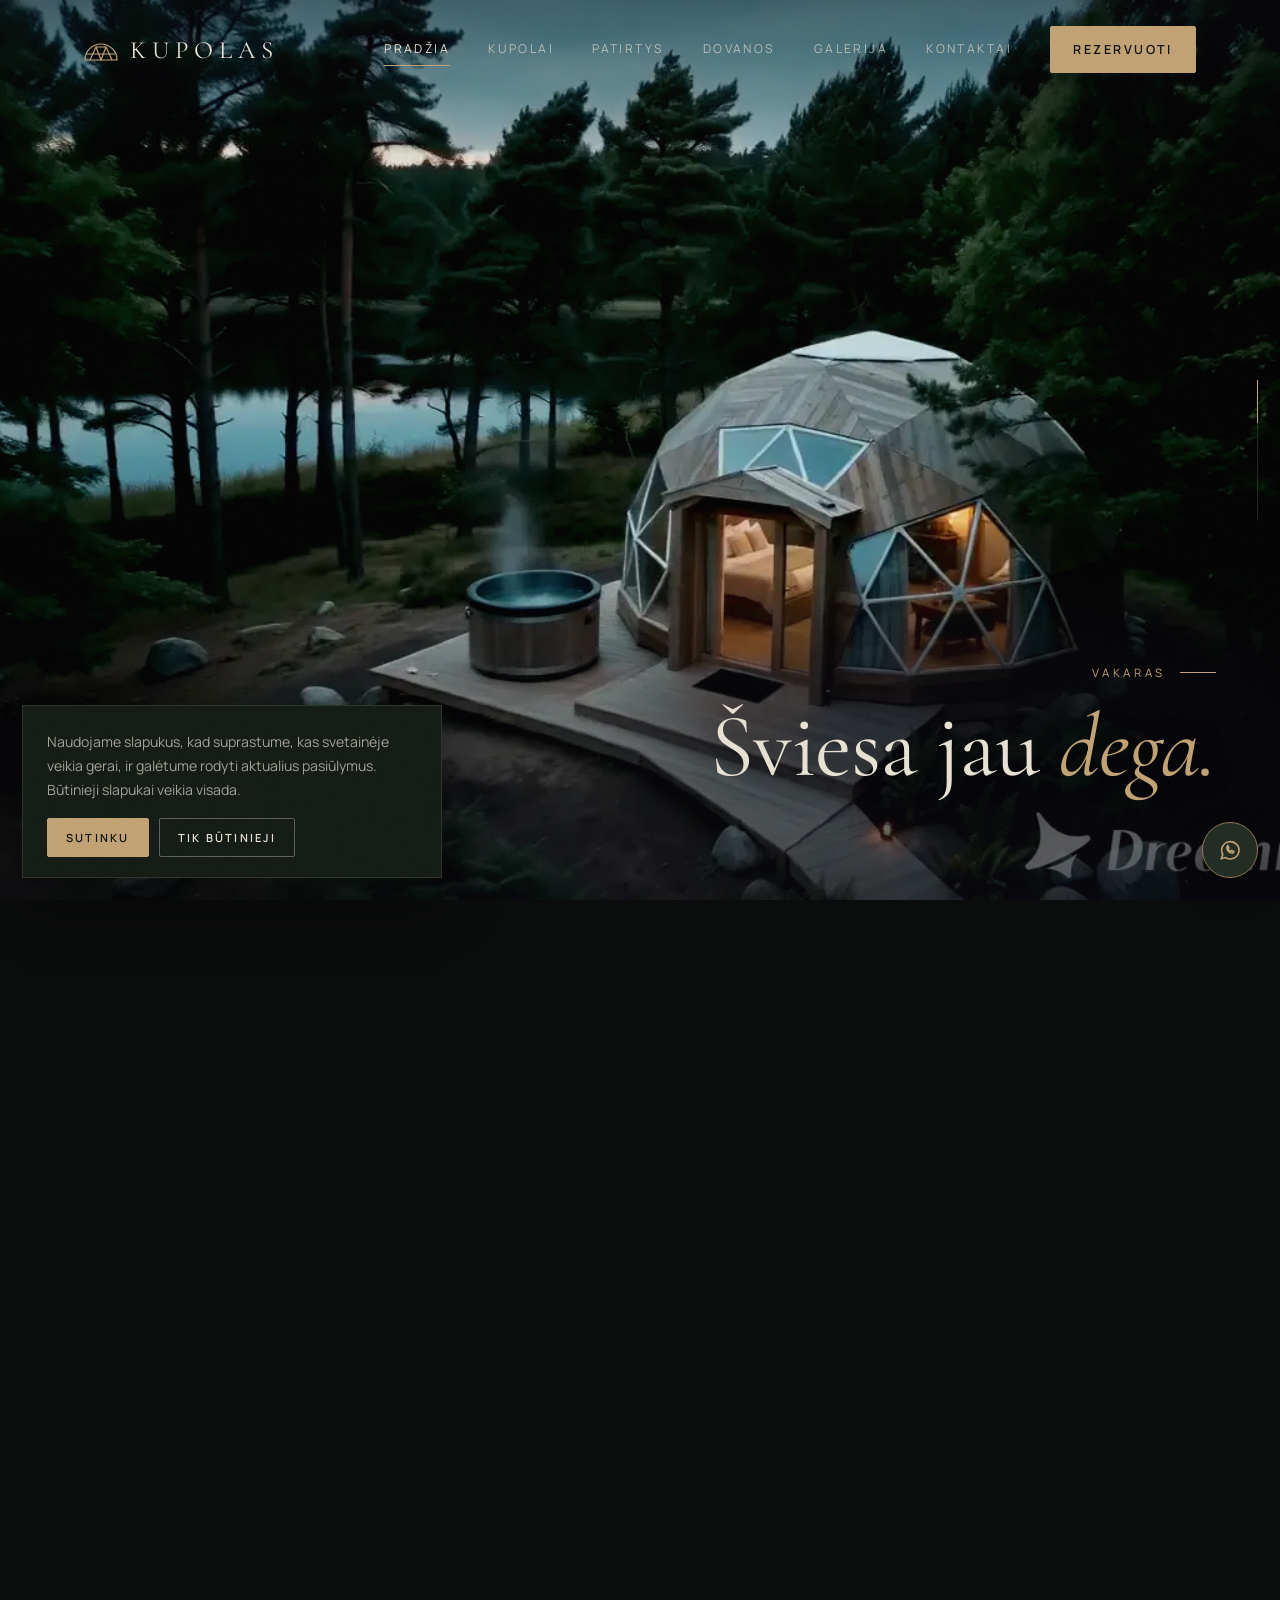
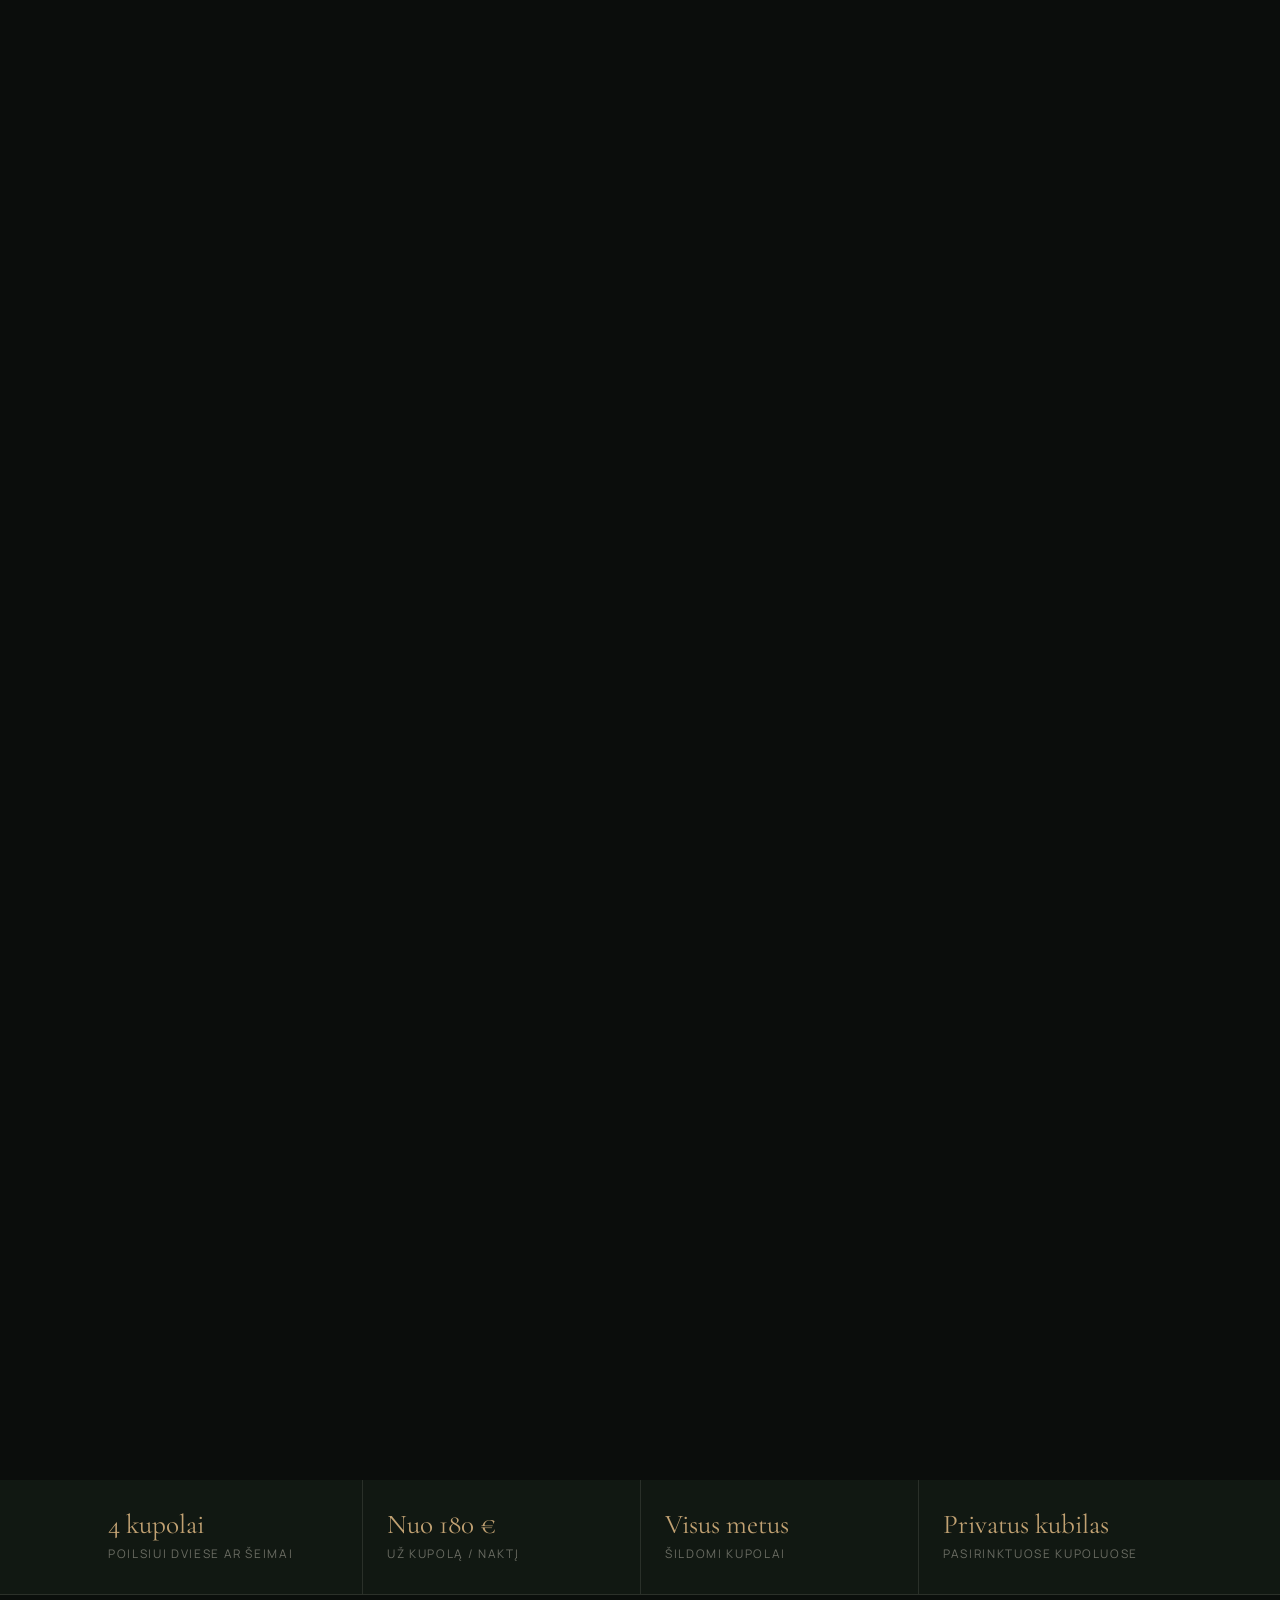
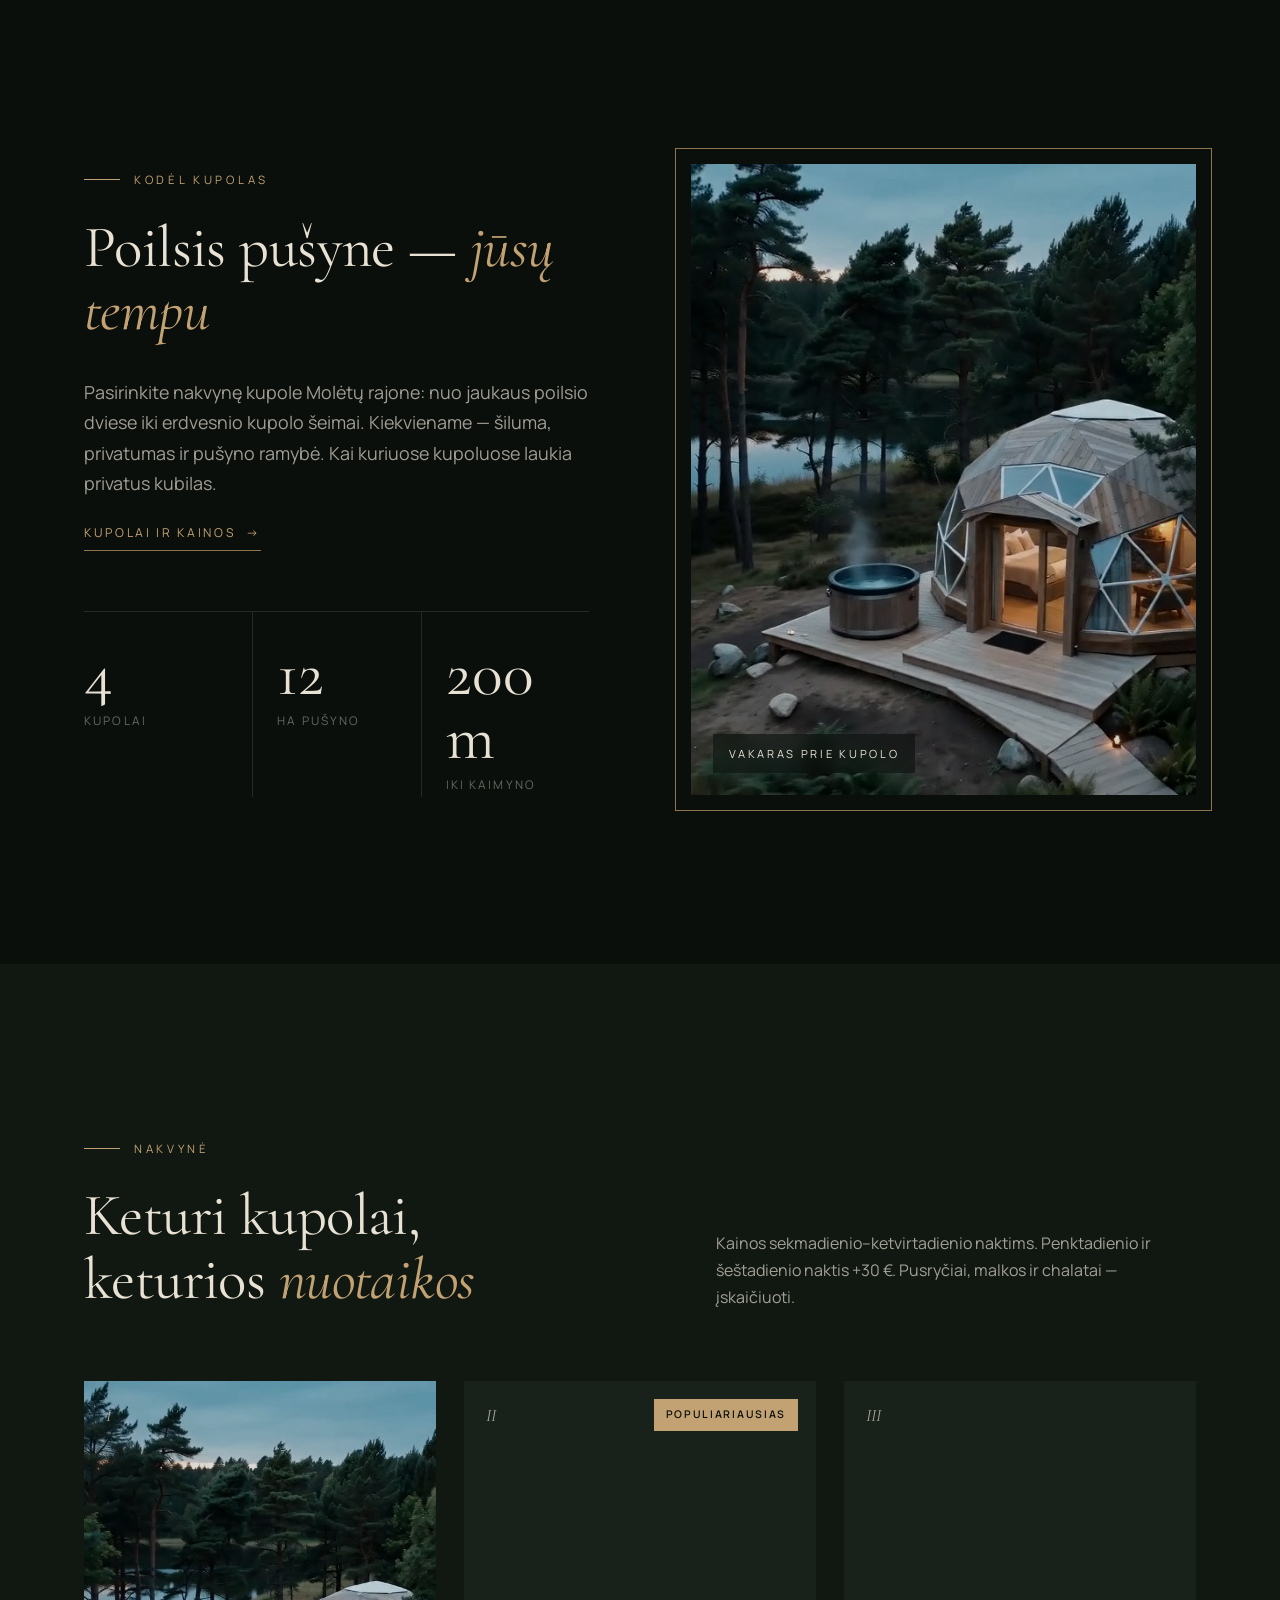
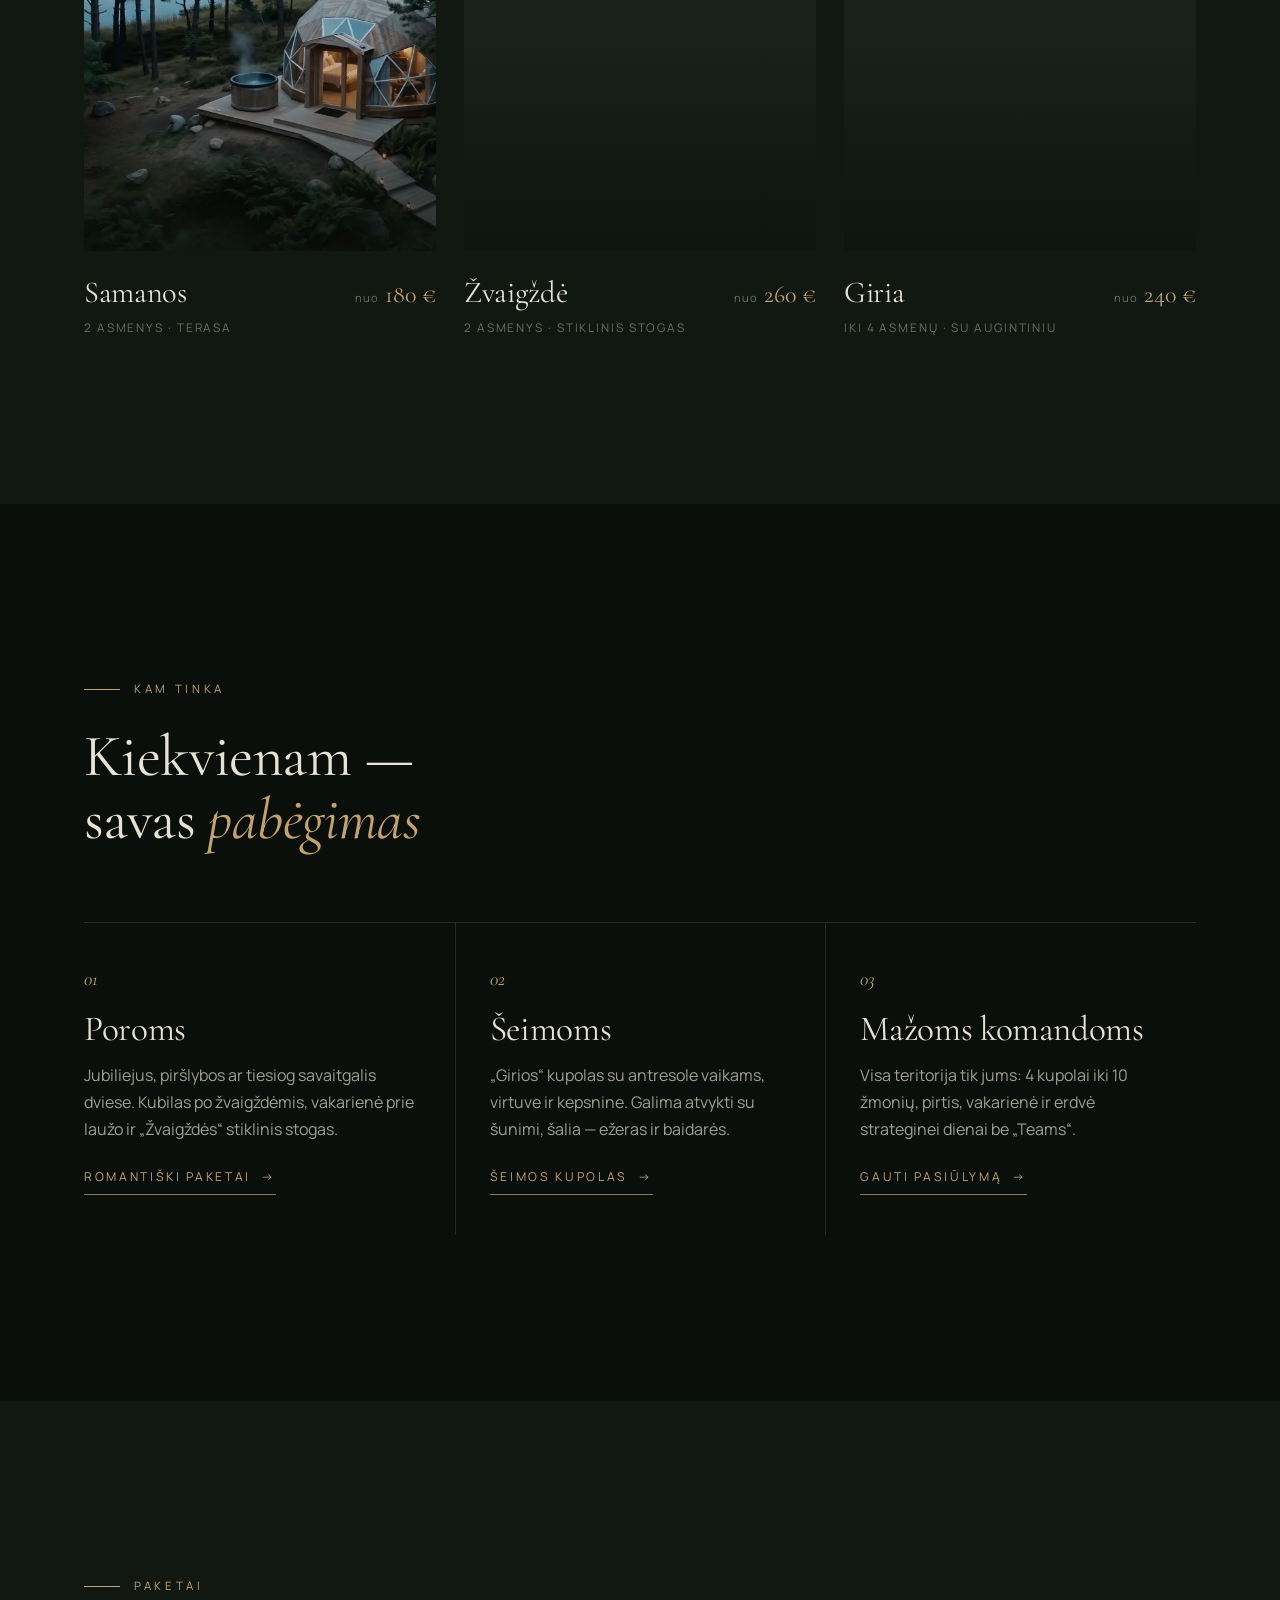
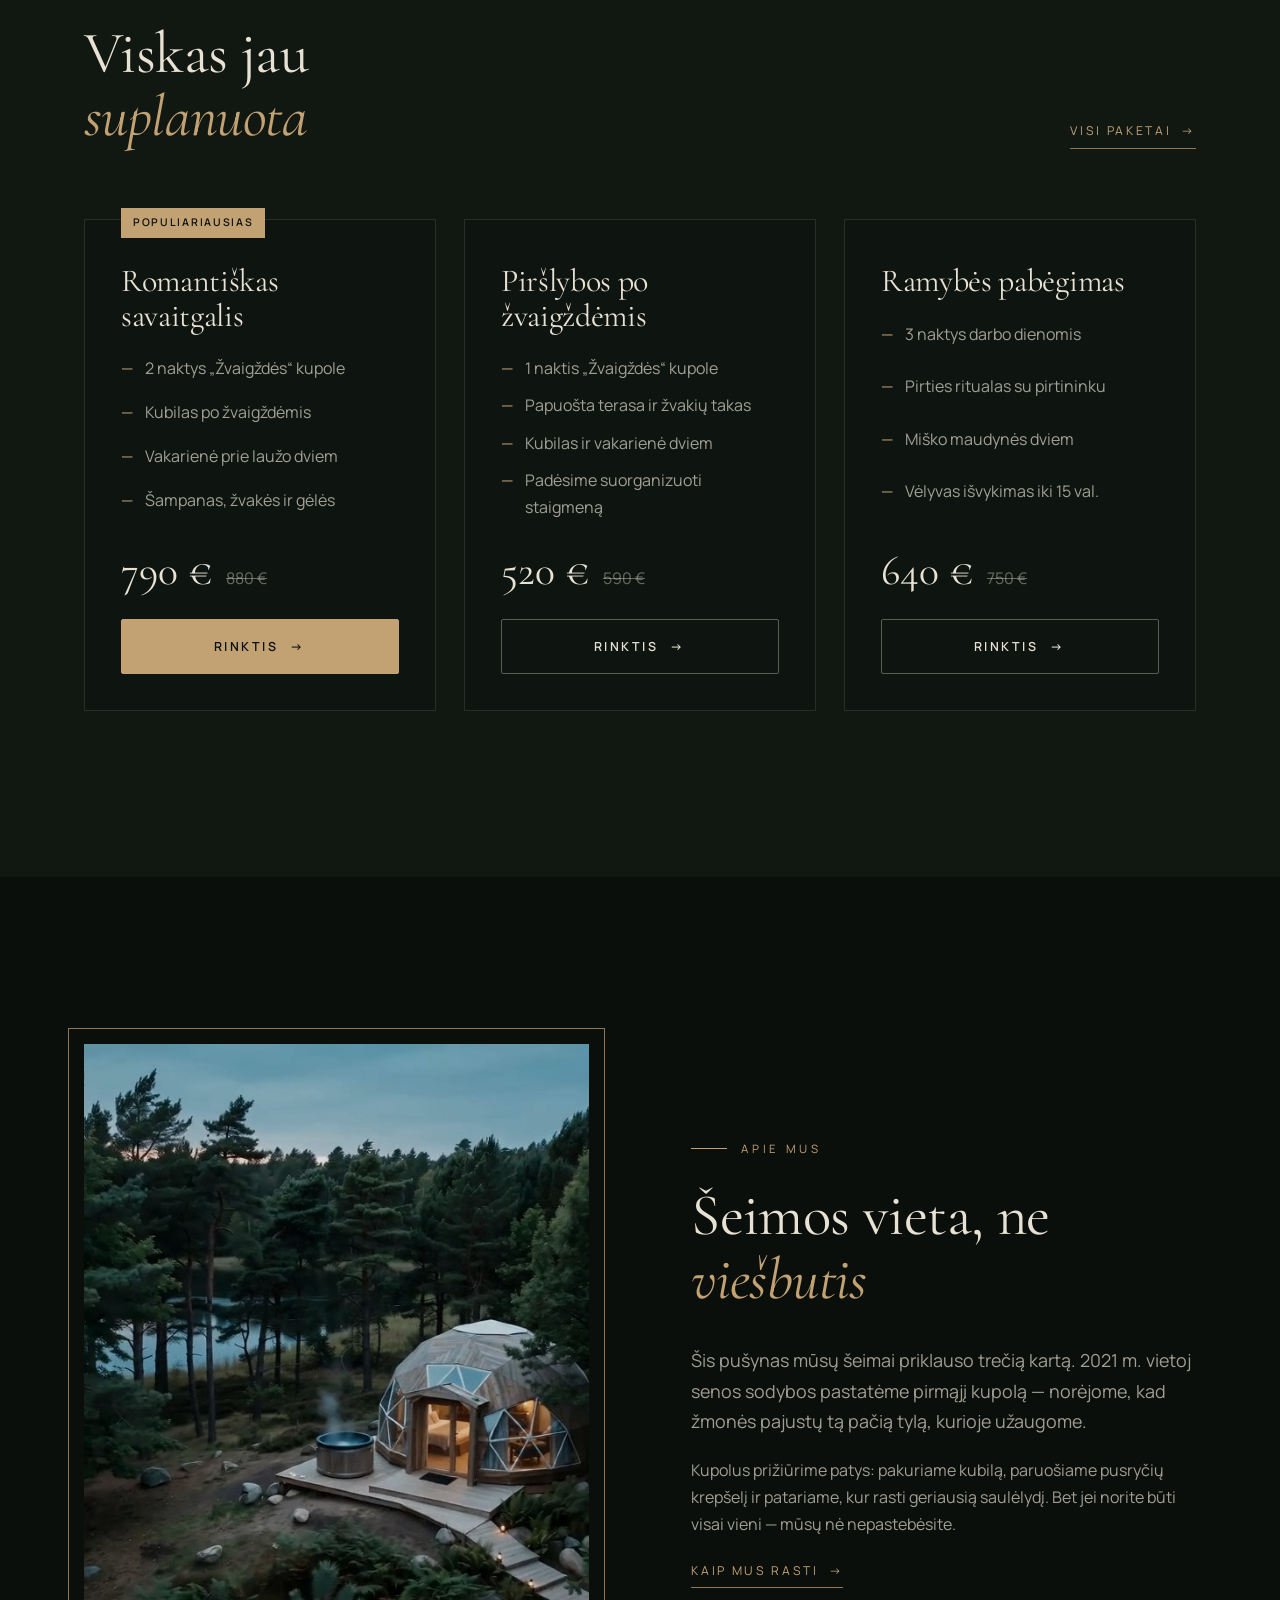
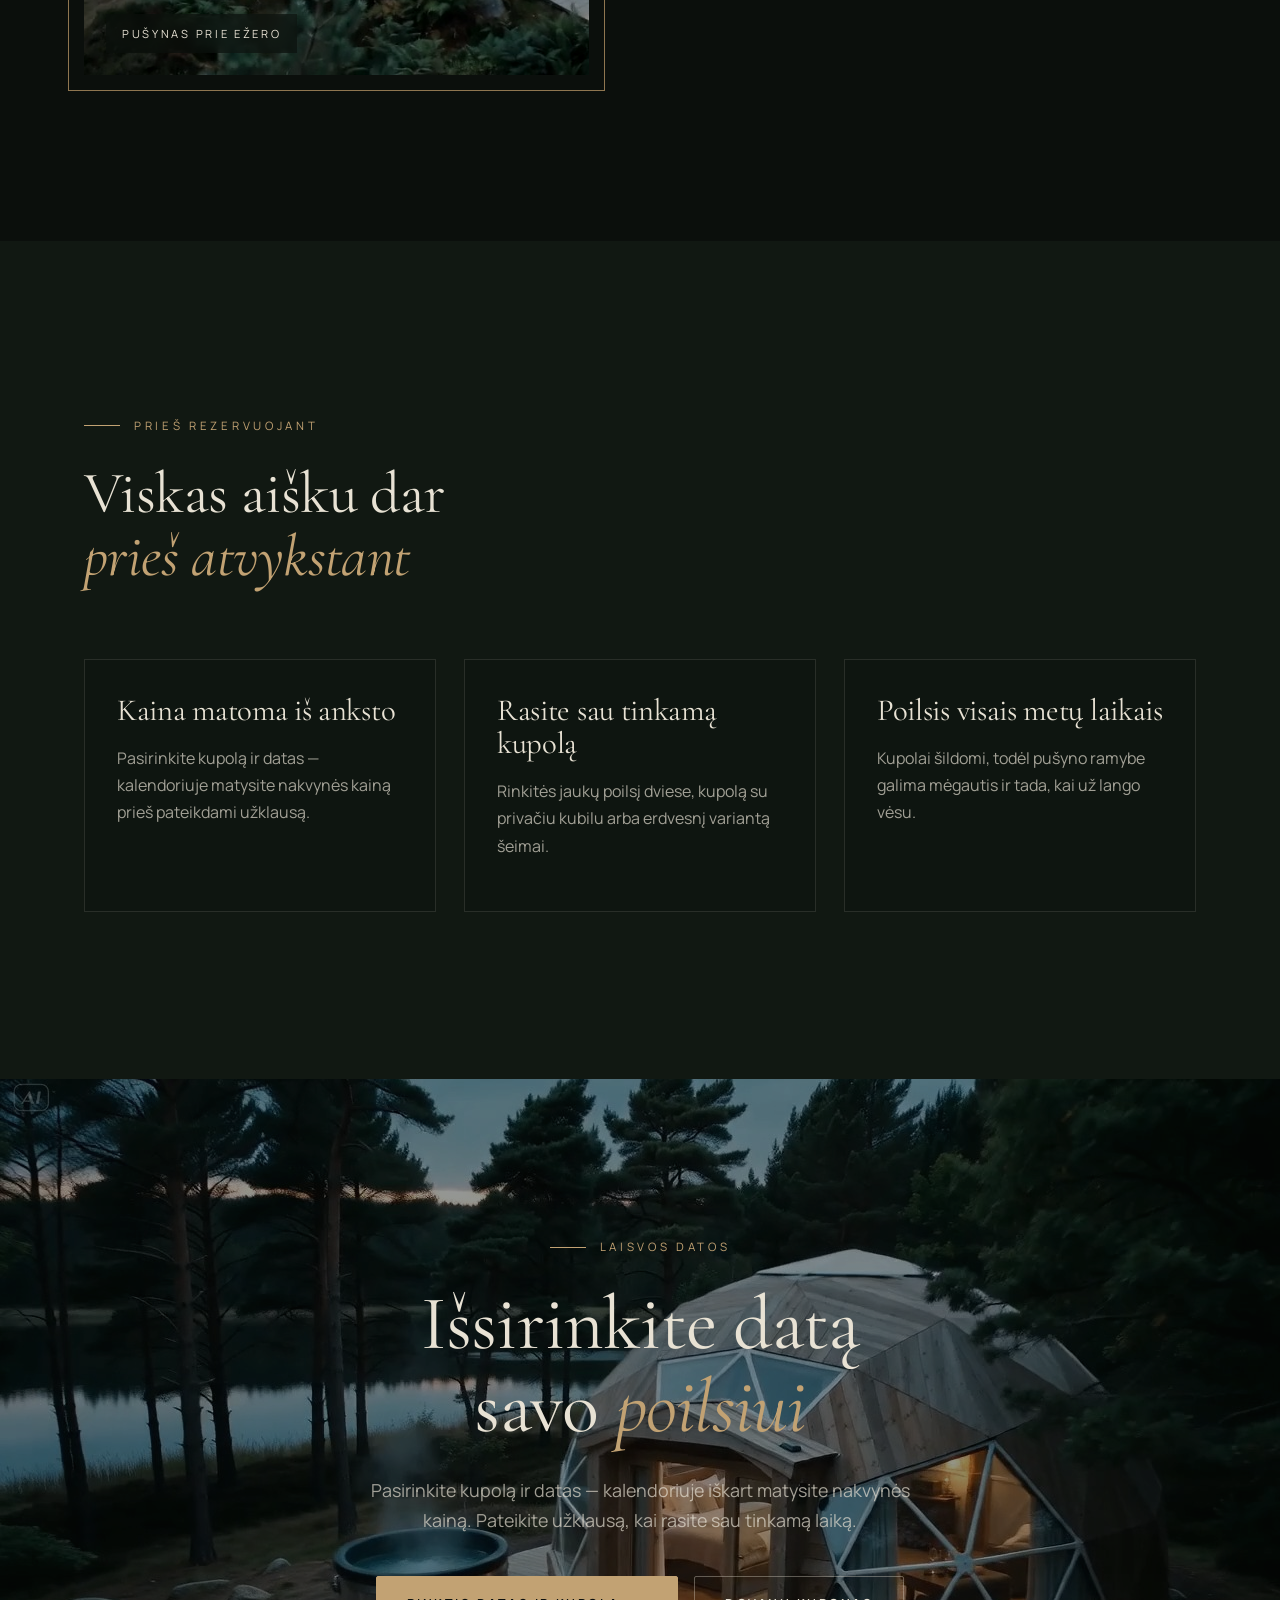
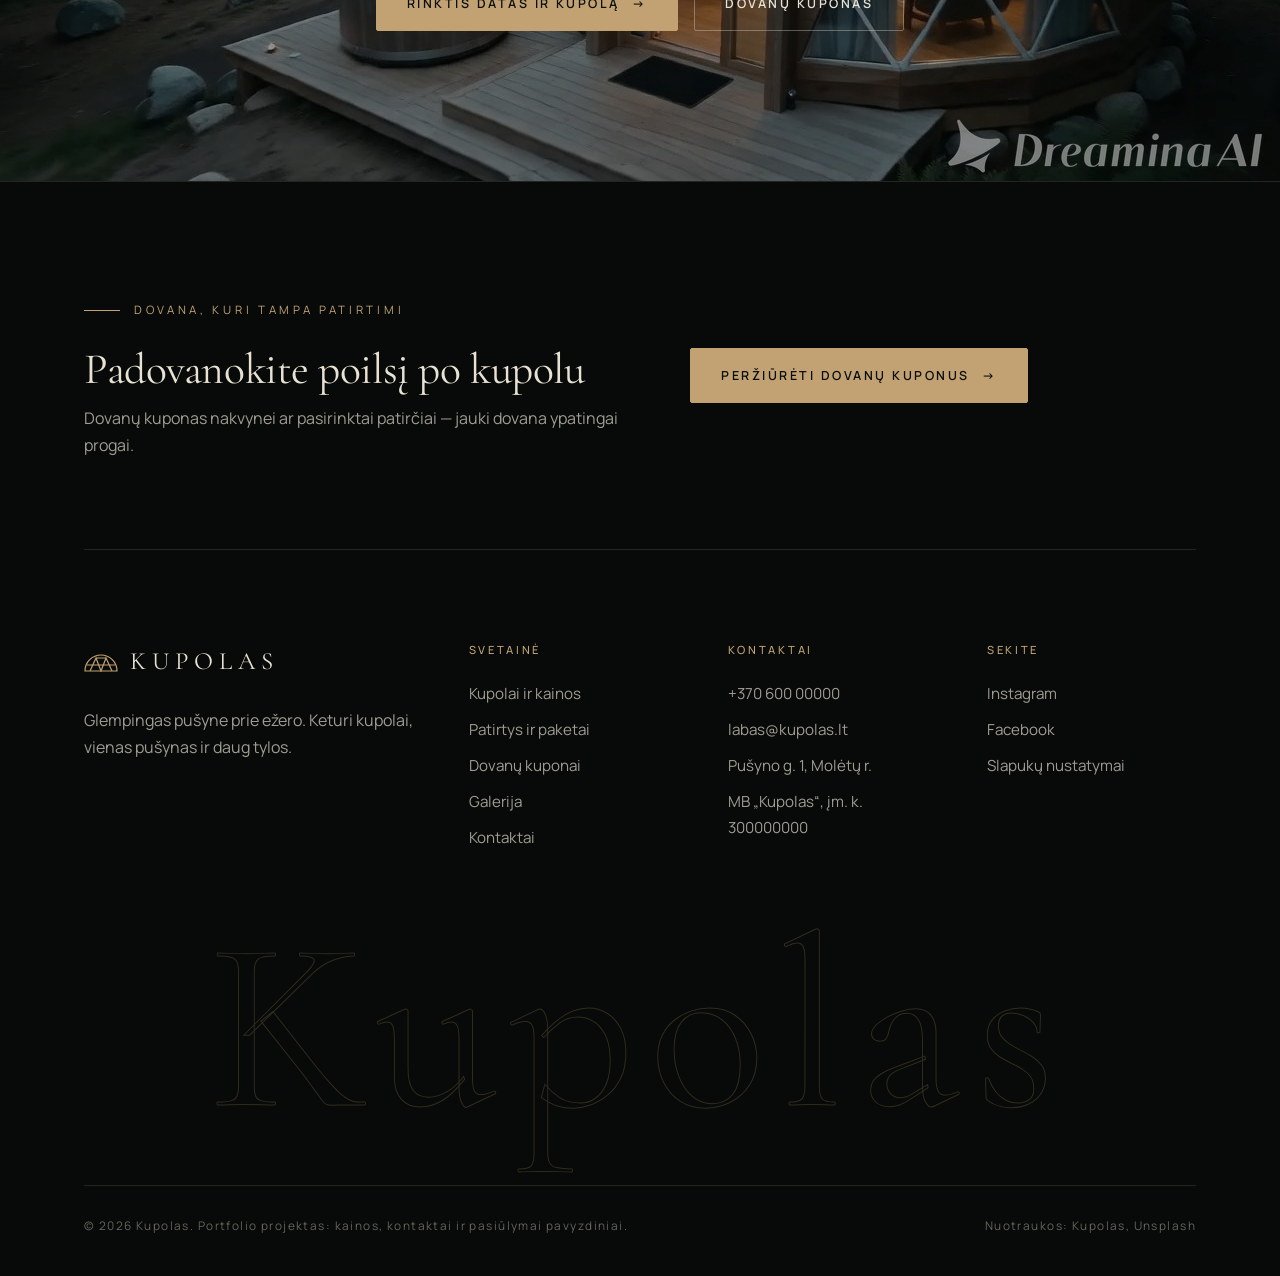
<file: index.html>
<!DOCTYPE html>
<html lang="lt">
<head>
  <meta charset="UTF-8">
  <meta name="viewport" content="width=device-width, initial-scale=1">
  <title>Nakvynė kupole Molėtų rajone su kubilu | Kupolas</title>
  <meta name="description" content="Ieškote nakvynės kupole Molėtų rajone? Rinkitės iš keturių šildomų kupolų pušyne prie ežero. Sužinokite kainą ir patikrinkite laisvas datas internetu.">
  <meta property="og:title" content="Kupolas — glempingas pušyne prie ežero">
  <meta property="og:description" content="Šildomi kupolai su kubilu, 1 val. nuo Vilniaus. Nuo 180 € už naktį.">
  <meta property="og:url" content="https://alinadaugeliene-del.github.io/kupolas-demo/">
  <meta property="og:image" content="https://alinadaugeliene-del.github.io/kupolas-demo/images/kadras-07.jpg">
  <meta property="og:type" content="website">
  <meta property="og:locale" content="lt_LT">
  <meta name="twitter:card" content="summary_large_image">
  <link rel="icon" href="favicon.svg" type="image/svg+xml">
  <meta name="theme-color" content="#0b0f0c">
  <link rel="preconnect" href="https://fonts.googleapis.com">
  <link rel="preconnect" href="https://fonts.gstatic.com" crossorigin>
  <link href="https://fonts.googleapis.com/css2?family=Cormorant+Garamond:ital,wght@0,400;0,500;1,400&family=Manrope:wght@300;400;500;600&subset=latin-ext&display=swap" rel="stylesheet">
  <link rel="stylesheet" href="css/style.css?v=8">
  <script type="application/ld+json">
  {
    "@context": "https://schema.org",
    "@type": "LodgingBusiness",
    "name": "Kupolas",
    "description": "Glempingas: keturi šildomi geodeziniai kupolai su kubilu pušyne prie ežero.",
    "image": "https://alinadaugeliene-del.github.io/kupolas-demo/images/kadras-07.jpg",
    "telephone": "+37060000000",
    "email": "labas@kupolas.lt",
    "priceRange": "180–290 €",
    "address": { "@type": "PostalAddress", "streetAddress": "Pušyno g. 1", "addressRegion": "Molėtų r.", "addressCountry": "LT" },
    "geo": { "@type": "GeoCoordinates", "latitude": 55.233, "longitude": 25.418 },
    "checkinTime": "15:00",
    "checkoutTime": "13:00",
    "petsAllowed": true,
    "amenityFeature": [
      { "@type": "LocationFeatureSpecification", "name": "Kubilas", "value": true },
      { "@type": "LocationFeatureSpecification", "name": "Pirtis", "value": true },
      { "@type": "LocationFeatureSpecification", "name": "Pusryčiai", "value": true }
    ]
  }
  </script>
</head>
<body>

<header class="header">
  <div class="wrap">
    <a href="index.html" class="logo" aria-label="Kupolas — pradžia">
      <svg viewBox="0 0 34 22" fill="none" stroke="currentColor" stroke-width="1.2"><path d="M1 21 A16 16 0 0 1 33 21 Z"/><path d="M6 21 L12 8 L17 21 L22 8 L28 21 M12 8 L22 8 M3 15 L31 15"/></svg>
      <span>Kupolas</span>
    </a>
    <nav class="nav" aria-label="Pagrindinis meniu">
      <a href="index.html" aria-current="page">Pradžia</a>
      <a href="kupolai.html">Kupolai</a>
      <a href="patirtys.html">Patirtys</a>
      <a href="dovanos.html">Dovanos</a>
      <a href="galerija.html">Galerija</a>
      <a href="kontaktai.html">Kontaktai</a>
      <a href="kontaktai.html#rezervacija" class="btn">Rezervuoti</a>
    </nav>
    <button class="burger" aria-label="Meniu" aria-expanded="false"><span></span></button>
  </div>
</header>

<main>
  <!-- HERO: video, valdomas slinkimu -->
  <section class="kupolas-intro" id="kupolas-intro">
    <div class="kp-sticky">
      <canvas class="kp-canvas" data-frames="75" data-desktop="images/seka/d_" data-mobile="images/seka/m_" role="img" aria-label="Drono skrydis pro pušyną į jaukų kupolą"></canvas>
      <div class="kp-vignette"></div>

      <div class="kp-cap kp-cap--lead" data-from="0" data-to="0.15">
        <span class="eyebrow">Glempingas · Molėtų r. · 1 val. nuo Vilniaus</span>
        <h1 class="kp-title">Nakvynė kupole <em>Molėtų rajone</em></h1>
        <p class="kp-sub">Keturi šildomi kupolai pušyne prie ežero · nuo 180 € už naktį</p>
        <div class="hero__actions">
          <a href="kontaktai.html#rezervacija" class="btn">Rinktis datas ir kupolą <span class="arrow">→</span></a>
          <a href="kupolai.html" class="btn btn--ghost">Kupolai ir kainos</a>
        </div>
      </div>
      <div class="kp-cap kp-right" data-from="0.24" data-to="0.42">
        <span class="eyebrow">Vakaras</span>
        <h2 class="kp-title">Šviesa jau <em>dega.</em></h2>
      </div>
      <div class="kp-cap" data-from="0.5" data-to="0.64">
        <span class="eyebrow">Užeik</span>
        <h2 class="kp-title">Durys <em>atviros.</em></h2>
      </div>
      <div class="kp-cap kp-cap--final" data-from="0.72" data-to="1.01">
        <span class="eyebrow">Viduje</span>
        <h2 class="kp-title">Čia <em>jauku.</em></h2>
        <p class="kp-sub">Pasaulis lieka už stiklo.</p>
        <div class="hero__actions">
          <a href="kontaktai.html#rezervacija" class="btn">Rinktis datas ir kupolą <span class="arrow">→</span></a>
          <a href="kupolai.html" class="btn btn--ghost">Apžiūrėti kupolus</a>
        </div>
        <p class="kp-perks">Nuo 180 € už naktį · Pusryčiai įskaičiuoti · Nemokamas atšaukimas iki 14 d.</p>
      </div>

      <a class="kp-hint" href="#turinys"><span>Slink · arba praleisk</span><i></i></a>
      <div class="kp-bar"><b></b></div>
    </div>
  </section>

  <!-- PASITIKĖJIMO JUOSTA -->
  <section class="trust" id="turinys">
    <div class="wrap trust__row">
      <div class="trust__item"><b>4 kupolai</b><span>poilsiui dviese ar šeimai</span></div>
      <div class="trust__item"><b>Nuo 180 €</b><span>už kupolą / naktį</span></div>
      <div class="trust__item"><b>Visus metus</b><span>šildomi kupolai</span></div>
      <div class="trust__item"><b>Privatus kubilas</b><span>pasirinktuose kupoluose</span></div>
    </div>
  </section>

  <!-- FILOSOFIJA -->
  <section class="section">
    <div class="wrap split">
      <div>
        <span class="eyebrow reveal">Kodėl Kupolas</span>
        <h2 class="reveal" data-delay="1">Poilsis pušyne — <em>jūsų tempu</em></h2>
        <p class="lead reveal" data-delay="2" style="margin-top:34px">Pasirinkite nakvynę kupole Molėtų rajone: nuo jaukaus poilsio dviese iki erdvesnio kupolo šeimai. Kiekviename — šiluma, privatumas ir pušyno ramybė. Kai kuriuose kupoluose laukia privatus kubilas.</p>
        <a href="kupolai.html" class="link reveal" data-delay="3">Kupolai ir kainos <span>→</span></a>
        <div class="stats reveal" data-delay="2">
          <div class="stat"><b>4</b><span>kupolai</span></div>
          <div class="stat"><b>12</b><span>ha pušyno</span></div>
          <div class="stat"><b>200 m</b><span>iki kaimyno</span></div>
        </div>
      </div>
      <div class="frame reveal" data-delay="1">
        <div class="scene" data-scene="mist" data-seed="11" data-img="images/kadras-05.jpg" data-w="1400"></div>
        <span class="frame__tag">Vakaras prie kupolo</span>
      </div>
    </div>
  </section>

  <!-- KUPOLAI -->
  <section class="section section--moss">
    <div class="wrap">
      <div class="section-head">
        <div>
          <span class="eyebrow reveal">Nakvynė</span>
          <h2 class="reveal" data-delay="1">Keturi kupolai, keturios <em>nuotaikos</em></h2>
        </div>
        <p class="reveal" data-delay="2">Kainos sekmadienio–ketvirtadienio naktims. Penktadienio ir šeštadienio naktis +30 €. Pusryčiai, malkos ir chalatai — įskaičiuoti.</p>
      </div>
      <div class="cards">
        <a href="kupolai.html#samanos" class="card reveal">
          <div class="card__media"><span class="card__num">I</span><div class="scene" data-scene="dawn" data-seed="21" data-img="images/kadras-03.jpg" data-w="1400"></div></div>
          <div class="card__body"><div><h3>Samanos</h3><small>2 asmenys · terasa</small></div><span class="price"><span>nuo</span> 180 €</span></div>
        </a>
        <a href="kupolai.html#zvaigzde" class="card reveal" data-delay="1">
          <div class="card__media"><span class="card__num">II</span><span class="card__badge">Populiariausias</span><div class="scene" data-scene="night" data-seed="34" data-img="images/kadras-12.jpg" data-w="1400"></div></div>
          <div class="card__body"><div><h3>Žvaigždė</h3><small>2 asmenys · stiklinis stogas</small></div><span class="price"><span>nuo</span> 260 €</span></div>
        </a>
        <a href="kupolai.html#giria" class="card reveal" data-delay="2">
          <div class="card__media"><span class="card__num">III</span><div class="scene" data-scene="dusk" data-seed="45" data-img="images/kadras-08.jpg" data-w="1400"></div></div>
          <div class="card__body"><div><h3>Giria</h3><small>iki 4 asmenų · su augintiniu</small></div><span class="price"><span>nuo</span> 240 €</span></div>
        </a>
      </div>
    </div>
  </section>

  <!-- KAM TINKA -->
  <section class="section">
    <div class="wrap">
      <div class="section-head">
        <div>
          <span class="eyebrow reveal">Kam tinka</span>
          <h2 class="reveal" data-delay="1">Kiekvienam — savas <em>pabėgimas</em></h2>
        </div>
      </div>
      <div class="audience">
        <a href="patirtys.html#paketai" class="audience__item reveal">
          <span class="n">01</span>
          <h3>Poroms</h3>
          <p>Jubiliejus, piršlybos ar tiesiog savaitgalis dviese. Kubilas po žvaigždėmis, vakarienė prie laužo ir „Žvaigždės“ stiklinis stogas.</p>
          <span class="link">Romantiški paketai <span>→</span></span>
        </a>
        <a href="kupolai.html#giria" class="audience__item reveal" data-delay="1">
          <span class="n">02</span>
          <h3>Šeimoms</h3>
          <p>„Girios“ kupolas su antresole vaikams, virtuve ir kepsnine. Galima atvykti su šunimi, šalia — ežeras ir baidarės.</p>
          <span class="link">Šeimos kupolas <span>→</span></span>
        </a>
        <a href="kontaktai.html?tema=komanda#rezervacija" class="audience__item reveal" data-delay="2">
          <span class="n">03</span>
          <h3>Mažoms komandoms</h3>
          <p>Visa teritorija tik jums: 4 kupolai iki 10 žmonių, pirtis, vakarienė ir erdvė strateginei dienai be „Teams“.</p>
          <span class="link">Gauti pasiūlymą <span>→</span></span>
        </a>
      </div>
    </div>
  </section>

  <!-- PAKETAI -->
  <section class="section section--moss">
    <div class="wrap">
      <div class="section-head">
        <div>
          <span class="eyebrow reveal">Paketai</span>
          <h2 class="reveal" data-delay="1">Viskas jau <em>suplanuota</em></h2>
        </div>
        <a href="patirtys.html#paketai" class="link reveal" data-delay="2">Visi paketai <span>→</span></a>
      </div>
      <div class="packages">
        <article class="package reveal">
          <span class="package__tag">Populiariausias</span>
          <h3>Romantiškas savaitgalis</h3>
          <ul><li>2 naktys „Žvaigždės“ kupole</li><li>Kubilas po žvaigždėmis</li><li>Vakarienė prie laužo dviem</li><li>Šampanas, žvakės ir gėlės</li></ul>
          <div class="package__price"><b>790 €</b><s>880 €</s></div>
          <a href="kontaktai.html?paketas=Romantiškas%20savaitgalis#rezervacija" class="btn">Rinktis <span class="arrow">→</span></a>
        </article>
        <article class="package reveal" data-delay="1">
          <h3>Piršlybos po žvaigždėmis</h3>
          <ul><li>1 naktis „Žvaigždės“ kupole</li><li>Papuošta terasa ir žvakių takas</li><li>Kubilas ir vakarienė dviem</li><li>Padėsime suorganizuoti staigmeną</li></ul>
          <div class="package__price"><b>520 €</b><s>590 €</s></div>
          <a href="kontaktai.html?paketas=Piršlybos%20po%20žvaigždėmis#rezervacija" class="btn btn--ghost">Rinktis <span class="arrow">→</span></a>
        </article>
        <article class="package reveal" data-delay="2">
          <h3>Ramybės pabėgimas</h3>
          <ul><li>3 naktys darbo dienomis</li><li>Pirties ritualas su pirtininku</li><li>Miško maudynės dviem</li><li>Vėlyvas išvykimas iki 15 val.</li></ul>
          <div class="package__price"><b>640 €</b><s>750 €</s></div>
          <a href="kontaktai.html?paketas=Ramybės%20pabėgimas#rezervacija" class="btn btn--ghost">Rinktis <span class="arrow">→</span></a>
        </article>
      </div>
    </div>
  </section>

  <!-- APIE MUS -->
  <section class="section">
    <div class="wrap split">
      <div class="frame reveal">
        <div class="scene" data-scene="dawn" data-seed="15" data-img="images/kadras-02.jpg" data-w="1400"></div>
        <span class="frame__tag">Pušynas prie ežero</span>
      </div>
      <div>
        <span class="eyebrow reveal">Apie mus</span>
        <h2 class="reveal" data-delay="1">Šeimos vieta, ne <em>viešbutis</em></h2>
        <p class="lead reveal" data-delay="2" style="margin-top:34px">Šis pušynas mūsų šeimai priklauso trečią kartą. 2021 m. vietoj senos sodybos pastatėme pirmąjį kupolą — norėjome, kad žmonės pajustų tą pačią tylą, kurioje užaugome.</p>
        <p class="reveal" data-delay="2">Kupolus prižiūrime patys: pakuriame kubilą, paruošiame pusryčių krepšelį ir patariame, kur rasti geriausią saulėlydį. Bet jei norite būti visai vieni — mūsų nė nepastebėsite.</p>
        <a href="kontaktai.html" class="link reveal" data-delay="3">Kaip mus rasti <span>→</span></a>
      </div>
    </div>
  </section>

  <!-- PASIRINKIMO PRIEŽASTYS -->
  <section class="section section--moss">
    <div class="wrap">
      <div class="section-head">
        <div>
          <span class="eyebrow reveal">Prieš rezervuojant</span>
          <h2 class="reveal" data-delay="1">Viskas aišku dar <em>prieš atvykstant</em></h2>
        </div>
      </div>
      <div class="reviews">
        <article class="review reveal"><h3>Kaina matoma iš anksto</h3><p>Pasirinkite kupolą ir datas — kalendoriuje matysite nakvynės kainą prieš pateikdami užklausą.</p></article>
        <article class="review reveal" data-delay="1"><h3>Rasite sau tinkamą kupolą</h3><p>Rinkitės jaukų poilsį dviese, kupolą su privačiu kubilu arba erdvesnį variantą šeimai.</p></article>
        <article class="review reveal" data-delay="2"><h3>Poilsis visais metų laikais</h3><p>Kupolai šildomi, todėl pušyno ramybe galima mėgautis ir tada, kai už lango vėsu.</p></article>
      </div>
    </div>
  </section>

  <!-- CTA -->
  <section class="cta">
    <div class="scene" data-scene="ember" data-seed="58" data-img="images/kadras-07.jpg" data-w="2000"></div>
    <div class="wrap">
      <span class="eyebrow reveal">Laisvos datos</span>
      <h2 class="reveal" data-delay="1">Išsirinkite datą savo <em>poilsiui</em></h2>
      <p class="lead reveal" data-delay="2">Pasirinkite kupolą ir datas — kalendoriuje iškart matysite nakvynės kainą. Pateikite užklausą, kai rasite sau tinkamą laiką.</p>
      <div class="hero__actions reveal" data-delay="3" style="justify-content:center">
        <a href="kontaktai.html#rezervacija" class="btn">Rinktis datas ir kupolą <span class="arrow">→</span></a>
        <a href="dovanos.html" class="btn btn--ghost">Dovanų kuponas</a>
      </div>
    </div>
  </section>
</main>

<footer class="footer">
  <div class="wrap">
    <div class="newsletter reveal">
      <div>
        <span class="eyebrow">Dovana, kuri tampa patirtimi</span>
        <h3>Padovanokite poilsį po kupolu</h3>
        <p>Dovanų kuponas nakvynei ar pasirinktai patirčiai — jauki dovana ypatingai progai.</p>
      </div>
      <div class="newsletter__form">
        <a href="dovanos.html" class="btn">Peržiūrėti dovanų kuponus <span class="arrow">→</span></a>
      </div>
    </div>
    <div class="footer__top">
      <div class="footer__brand">
        <a href="index.html" class="logo"><svg viewBox="0 0 34 22" fill="none" stroke="currentColor" stroke-width="1.2"><path d="M1 21 A16 16 0 0 1 33 21 Z"/><path d="M6 21 L12 8 L17 21 L22 8 L28 21 M12 8 L22 8 M3 15 L31 15"/></svg><span>Kupolas</span></a>
        <p>Glempingas pušyne prie ežero. Keturi kupolai, vienas pušynas ir daug tylos.</p>
      </div>
      <div><h5>Svetainė</h5><ul><li><a href="kupolai.html">Kupolai ir kainos</a></li><li><a href="patirtys.html">Patirtys ir paketai</a></li><li><a href="dovanos.html">Dovanų kuponai</a></li><li><a href="galerija.html">Galerija</a></li><li><a href="kontaktai.html">Kontaktai</a></li></ul></div>
      <div><h5>Kontaktai</h5><ul><li><a href="tel:+37060000000">+370 600 00000</a></li><li><a href="mailto:labas@kupolas.lt">labas@kupolas.lt</a></li><li>Pušyno g. 1, Molėtų r.</li><li>MB „Kupolas“, įm. k. 300000000</li></ul></div>
      <div><h5>Sekite</h5><ul><li><a href="https://instagram.com" target="_blank" rel="noopener">Instagram</a></li><li><a href="https://facebook.com" target="_blank" rel="noopener">Facebook</a></li><li><a href="#" data-cookie-settings>Slapukų nustatymai</a></li></ul></div>
    </div>
    <div class="footer__word" aria-hidden="true">Kupolas</div>
    <div class="footer__bottom"><span>© <span data-year></span> Kupolas. Portfolio projektas: kainos, kontaktai ir pasiūlymai pavyzdiniai.</span><span>Nuotraukos: Kupolas, <a href="https://unsplash.com" target="_blank" rel="noopener">Unsplash</a></span></div>
  </div>
</footer>

<script src="js/kupolas-intro.js?v=8"></script>
<script src="js/main.js?v=4"></script>
</body>
</html>
</file>
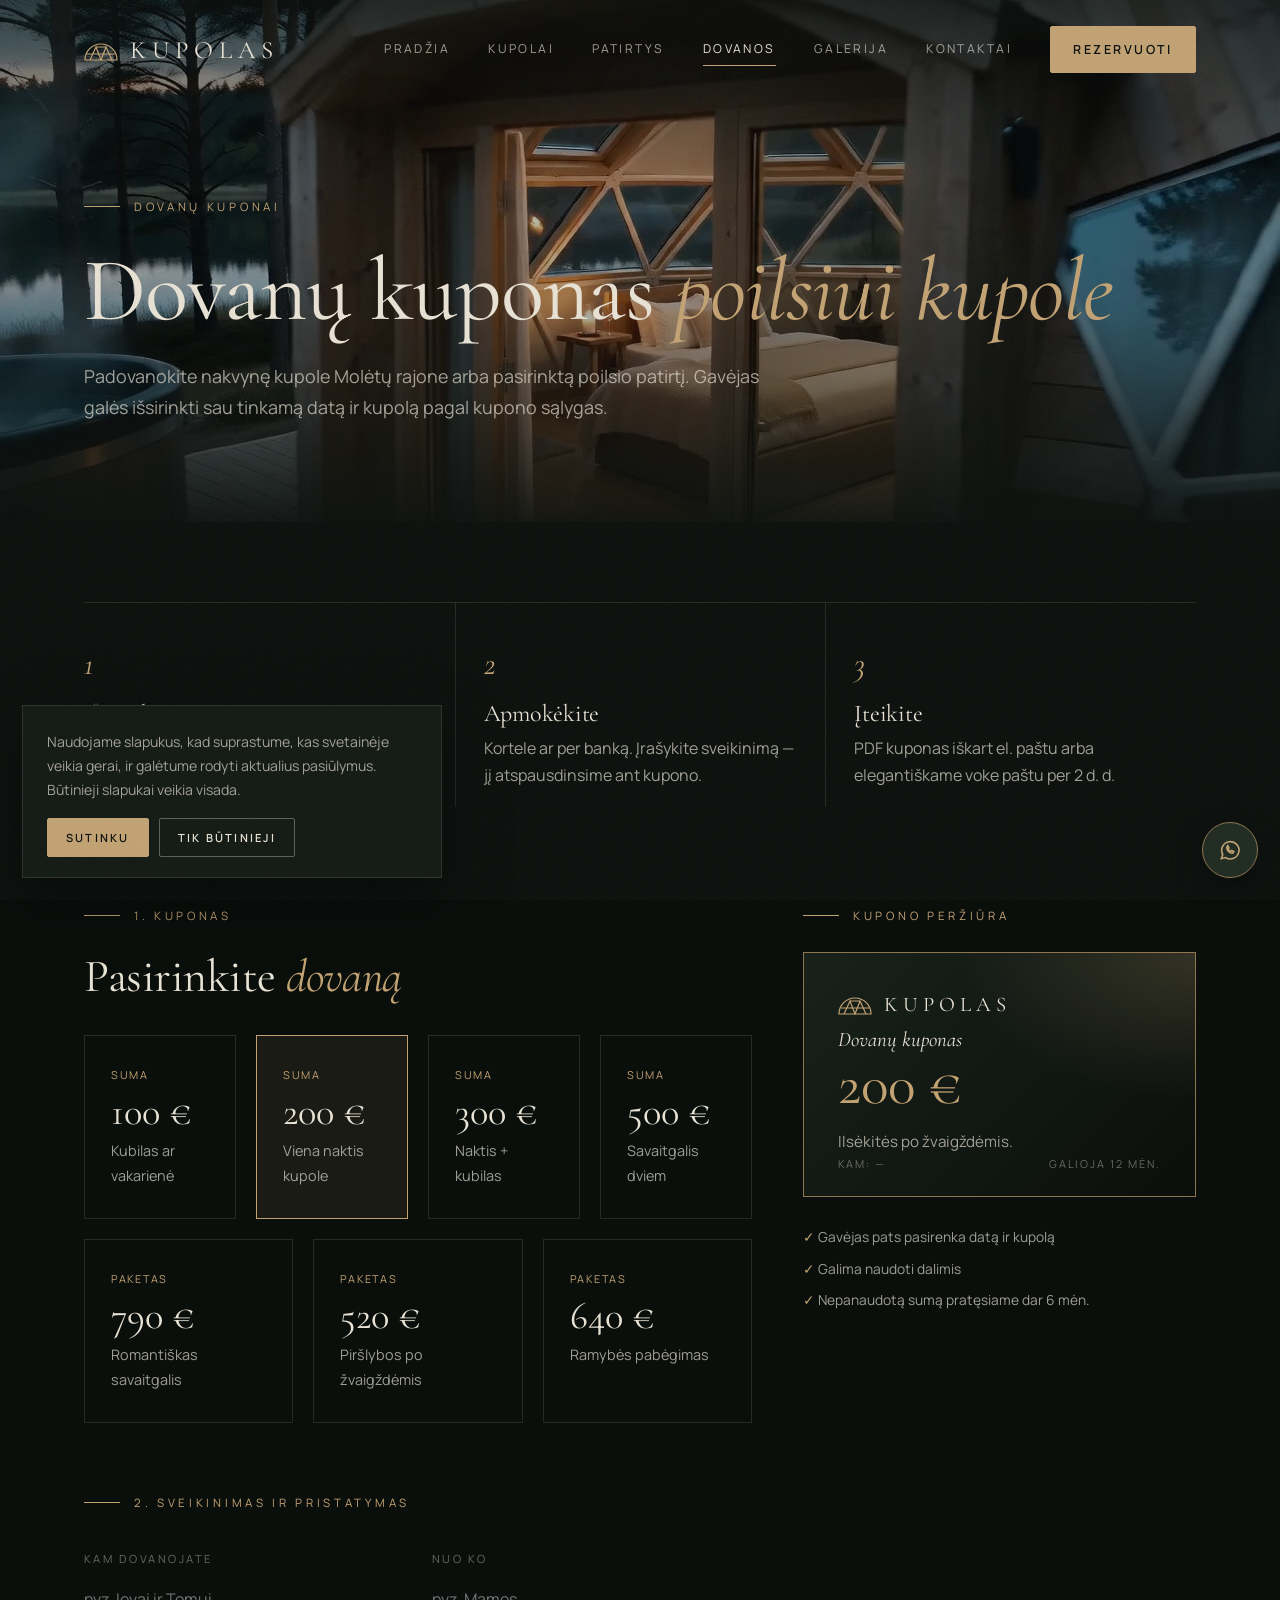
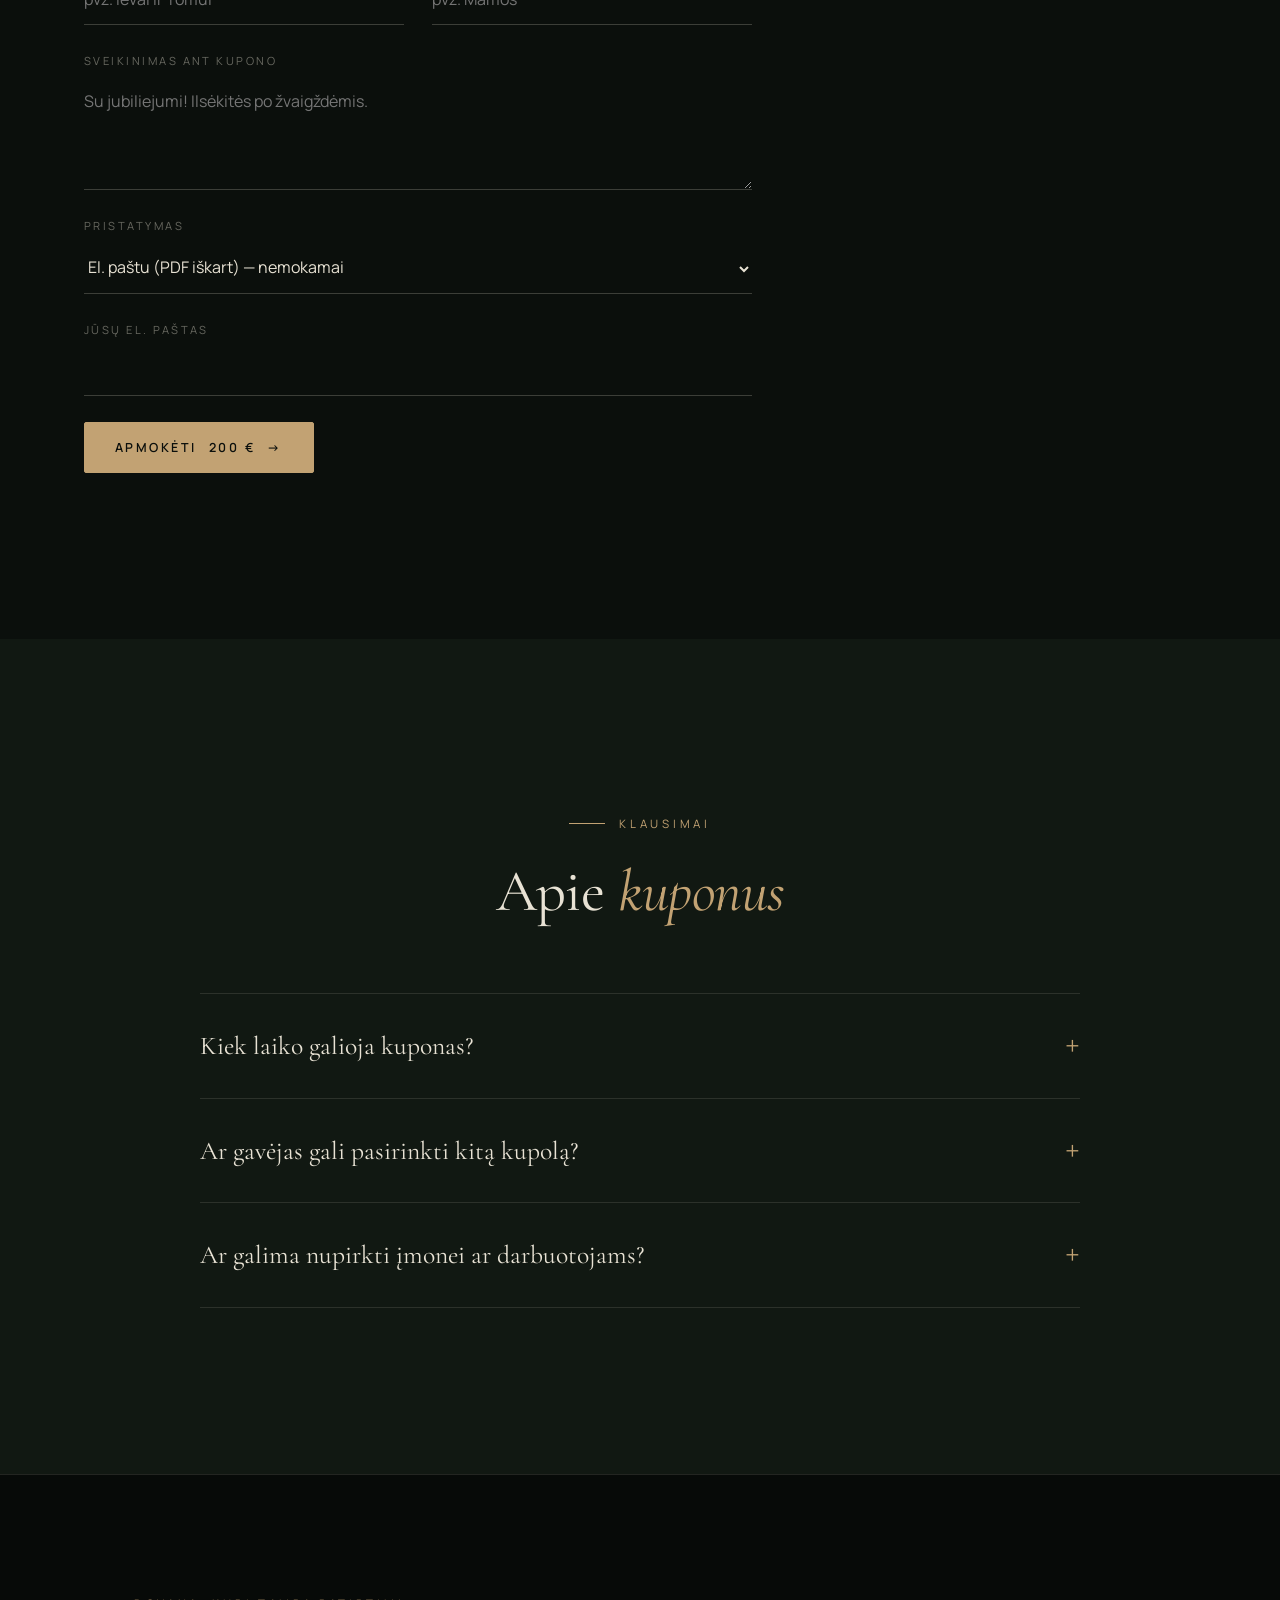
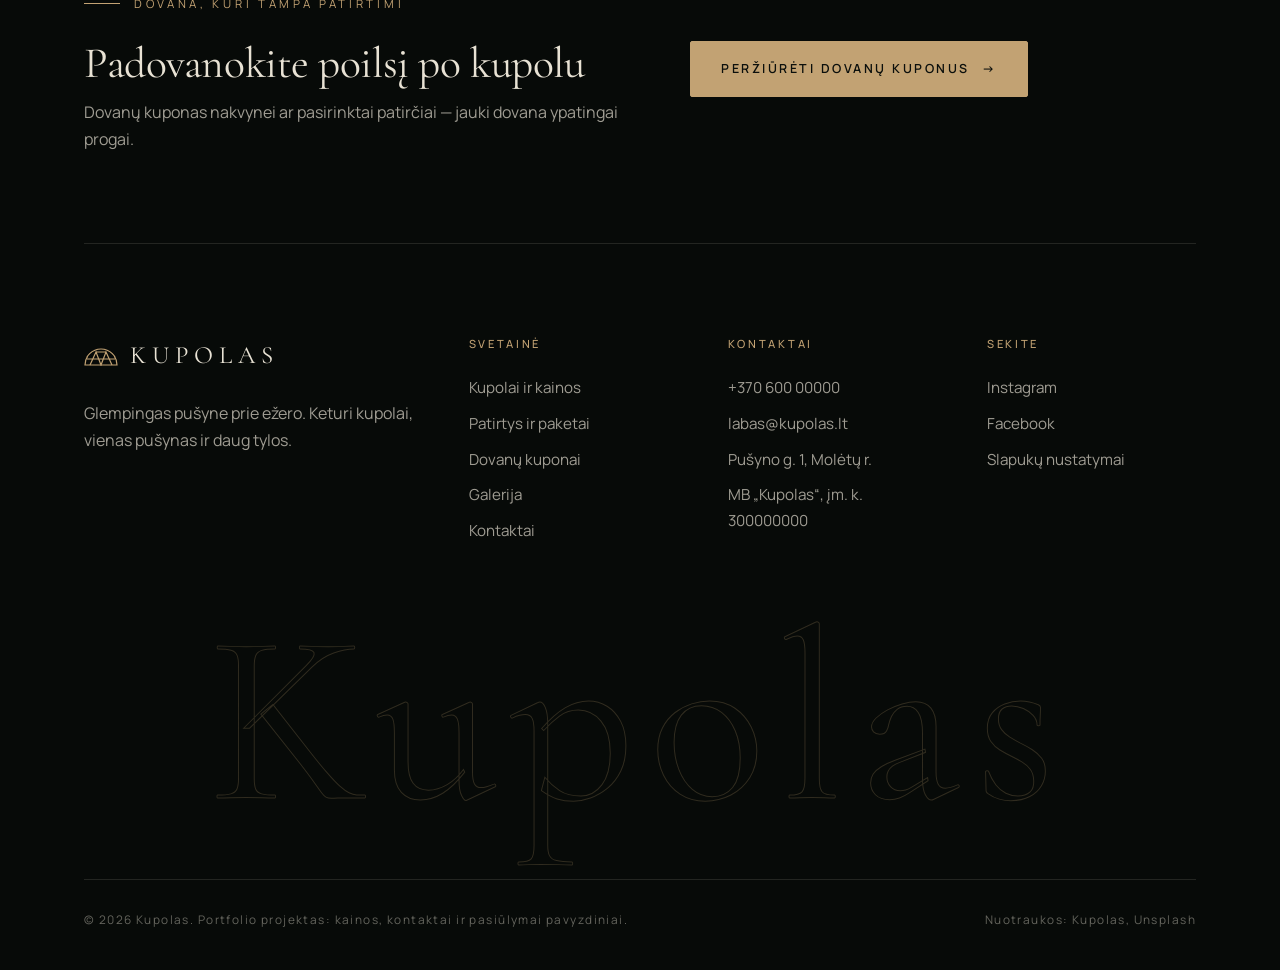
<file: dovanos.html>
<!DOCTYPE html>
<html lang="lt">
<head>
  <meta charset="UTF-8">
  <meta name="viewport" content="width=device-width, initial-scale=1">
  <title>Dovanų kuponas nakvynei kupole su kubilu | Kupolas</title>
  <meta name="description" content="Padovanokite poilsį gamtoje: dovanų kuponai nakvynei kupole, romantiškam savaitgaliui ar pasirinktai patirčiai. Peržiūrėkite variantus ir sąlygas.">
  <meta property="og:title" content="Dovanų kuponai — Kupolas">
  <meta property="og:url" content="https://alinadaugeliene-del.github.io/kupolas-demo/dovanos.html">
  <meta property="og:image" content="https://alinadaugeliene-del.github.io/kupolas-demo/images/kadras-10.jpg">
  <meta name="twitter:card" content="summary_large_image">
  <link rel="icon" href="favicon.svg" type="image/svg+xml">
  <meta name="theme-color" content="#0b0f0c">
  <link rel="preconnect" href="https://fonts.googleapis.com">
  <link rel="preconnect" href="https://fonts.gstatic.com" crossorigin>
  <link href="https://fonts.googleapis.com/css2?family=Cormorant+Garamond:ital,wght@0,400;0,500;1,400&family=Manrope:wght@300;400;500;600&subset=latin-ext&display=swap" rel="stylesheet">
  <link rel="stylesheet" href="css/style.css?v=8">
</head>
<body>

<header class="header">
  <div class="wrap">
    <a href="index.html" class="logo" aria-label="Kupolas — pradžia">
      <svg viewBox="0 0 34 22" fill="none" stroke="currentColor" stroke-width="1.2"><path d="M1 21 A16 16 0 0 1 33 21 Z"/><path d="M6 21 L12 8 L17 21 L22 8 L28 21 M12 8 L22 8 M3 15 L31 15"/></svg>
      <span>Kupolas</span>
    </a>
    <nav class="nav" aria-label="Pagrindinis meniu">
      <a href="index.html">Pradžia</a>
      <a href="kupolai.html">Kupolai</a>
      <a href="patirtys.html">Patirtys</a>
      <a href="dovanos.html" aria-current="page">Dovanos</a>
      <a href="galerija.html">Galerija</a>
      <a href="kontaktai.html">Kontaktai</a>
      <a href="kontaktai.html#rezervacija" class="btn">Rezervuoti</a>
    </nav>
    <button class="burger" aria-label="Meniu" aria-expanded="false"><span></span></button>
  </div>
</header>

<main>
  <section class="page-hero page-hero--short">
    <div class="scene" data-scene="ember" data-seed="23" data-img="images/kadras-10.jpg" data-w="2000"></div>
    <div class="wrap">
      <span class="eyebrow reveal">Dovanų kuponai</span>
      <h1 class="reveal" data-delay="1">Dovanų kuponas <em>poilsiui kupole</em></h1>
      <p class="lead reveal" data-delay="2">Padovanokite nakvynę kupole Molėtų rajone arba pasirinktą poilsio patirtį. Gavėjas galės išsirinkti sau tinkamą datą ir kupolą pagal kupono sąlygas.</p>
    </div>
  </section>

  <section class="section" style="padding-top:80px">
    <div class="wrap">
      <div class="steps reveal" style="margin-bottom:90px">
        <div><b>1</b><h4 style="font-size:1.5rem;margin-bottom:8px">Išsirinkite</h4><p>Sumą arba paketą. Gavėjas pats pasirinks datą ir kupolą.</p></div>
        <div><b>2</b><h4 style="font-size:1.5rem;margin-bottom:8px">Apmokėkite</h4><p>Kortele ar per banką. Įrašykite sveikinimą — jį atspausdinsime ant kupono.</p></div>
        <div><b>3</b><h4 style="font-size:1.5rem;margin-bottom:8px">Įteikite</h4><p>PDF kuponas iškart el. paštu arba elegantiškame voke paštu per 2 d. d.</p></div>
      </div>

      <div class="booking" style="margin-bottom:0">
        <div>
          <span class="eyebrow reveal">1. Kuponas</span>
          <h2 class="reveal" data-delay="1" style="margin-bottom:34px;font-size:clamp(2rem,3.6vw,3rem)">Pasirinkite <em>dovaną</em></h2>
          <div class="vouchers reveal" data-delay="1" role="radiogroup" aria-label="Kuponas">
            <button type="button" class="voucher" data-v="100 €" data-label="Dovanų kuponas"><small>Suma</small><b>100 €</b><span>Kubilas ar vakarienė</span></button>
            <button type="button" class="voucher is-active" data-v="200 €" data-label="Dovanų kuponas"><small>Suma</small><b>200 €</b><span>Viena naktis kupole</span></button>
            <button type="button" class="voucher" data-v="300 €" data-label="Dovanų kuponas"><small>Suma</small><b>300 €</b><span>Naktis + kubilas</span></button>
            <button type="button" class="voucher" data-v="500 €" data-label="Dovanų kuponas"><small>Suma</small><b>500 €</b><span>Savaitgalis dviem</span></button>
          </div>
          <div class="vouchers reveal" data-delay="2" style="grid-template-columns:repeat(3,1fr);margin-top:20px">
            <button type="button" class="voucher" data-v="790 €" data-label="Romantiškas savaitgalis"><small>Paketas</small><b>790 €</b><span>Romantiškas savaitgalis</span></button>
            <button type="button" class="voucher" data-v="520 €" data-label="Piršlybos po žvaigždėmis"><small>Paketas</small><b>520 €</b><span>Piršlybos po žvaigždėmis</span></button>
            <button type="button" class="voucher" data-v="640 €" data-label="Ramybės pabėgimas"><small>Paketas</small><b>640 €</b><span>Ramybės pabėgimas</span></button>
          </div>

          <span class="eyebrow reveal" style="margin-top:70px">2. Sveikinimas ir pristatymas</span>
          <form class="form reveal" data-name="kuponas" novalidate style="margin-top:10px">
            <input type="hidden" name="kuponas" value="Dovanų kuponas 200 €">
            <div class="field"><label for="gavejas">Kam dovanojate</label><input id="gavejas" name="gavejas" type="text" placeholder="pvz. Ievai ir Tomui" required></div>
            <div class="field"><label for="nuo">Nuo ko</label><input id="nuo" name="nuo" type="text" placeholder="pvz. Mamos" required></div>
            <div class="field field--full"><label for="sveikinimas">Sveikinimas ant kupono</label><textarea id="sveikinimas" name="sveikinimas" maxlength="160" placeholder="Su jubiliejumi! Ilsėkitės po žvaigždėmis."></textarea></div>
            <div class="field field--full">
              <label for="pristatymas">Pristatymas</label>
              <select id="pristatymas" name="pristatymas">
                <option>El. paštu (PDF iškart) — nemokamai</option>
                <option>Vokas paštu per 2 d. d. — +5 €</option>
              </select>
            </div>
            <div class="field field--full"><label for="pirkejas">Jūsų el. paštas</label><input id="pirkejas" name="pirkejas" type="email" autocomplete="email" required></div>
            <button type="submit" class="btn">Apmokėti <span data-total>200 €</span> <span class="arrow">→</span></button>
            <div class="form__ok" role="status">
              <h4>Ačiū! Kuponas paruoštas.</h4>
              <p>Tai demo svetainė, todėl mokėjimas nevyko ir kuponas nesiųstas. Tikroje svetainėje čia būtų apmokėjimas (pvz., Paysera ar Stripe) ir PDF kuponas el. paštu.</p>
            </div>
          </form>
        </div>

        <aside class="reveal" data-delay="1" style="position:sticky;top:110px;align-self:start">
          <span class="eyebrow">Kupono peržiūra</span>
          <div class="voucher-card">
            <div class="logo"><svg viewBox="0 0 34 22" fill="none" stroke="currentColor" stroke-width="1.2"><path d="M1 21 A16 16 0 0 1 33 21 Z"/><path d="M6 21 L12 8 L17 21 L22 8 L28 21 M12 8 L22 8 M3 15 L31 15"/></svg><span>Kupolas</span></div>
            <div>
              <div class="voucher-card__for" data-preview-label>Dovanų kuponas</div>
              <div class="voucher-card__amount" data-preview-amount>200 €</div>
              <p data-preview-msg style="margin:14px 0 0;font-size:.95rem">Ilsėkitės po žvaigždėmis.</p>
            </div>
            <div class="voucher-card__meta"><span data-preview-to>Kam: —</span><span>Galioja 12 mėn.</span></div>
          </div>
          <ul class="summary__perks" style="margin-top:28px">
            <li>Gavėjas pats pasirenka datą ir kupolą</li>
            <li>Galima naudoti dalimis</li>
            <li>Nepanaudotą sumą pratęsiame dar 6 mėn.</li>
          </ul>
        </aside>
      </div>
    </div>
  </section>

  <section class="section section--moss">
    <div class="wrap">
      <div class="section-head" style="justify-content:center;text-align:center">
        <div>
          <span class="eyebrow reveal">Klausimai</span>
          <h2 class="reveal" data-delay="1" style="margin:0 auto">Apie <em>kuponus</em></h2>
        </div>
      </div>
      <div class="faq reveal">
        <details><summary>Kiek laiko galioja kuponas?</summary><p>12 mėnesių nuo pirkimo. Jei nespėjote — parašykite, pratęsime dar 6 mėnesius.</p></details>
        <details><summary>Ar gavėjas gali pasirinkti kitą kupolą?</summary><p>Taip. Sumos kuponą galima panaudoti bet kuriam kupolui ar patirtims. Jei kaina didesnė — skirtumą primoka gavėjas.</p></details>
        <details><summary>Ar galima nupirkti įmonei ar darbuotojams?</summary><p>Taip, išrašome sąskaitą faktūrą. Užsakant 5 ir daugiau kuponų — 10 % nuolaida.</p></details>
      </div>
    </div>
  </section>
</main>

<footer class="footer">
  <div class="wrap">
    <div class="newsletter reveal">
      <div>
        <span class="eyebrow">Dovana, kuri tampa patirtimi</span>
        <h3>Padovanokite poilsį po kupolu</h3>
        <p>Dovanų kuponas nakvynei ar pasirinktai patirčiai — jauki dovana ypatingai progai.</p>
      </div>
      <div class="newsletter__form">
        <a href="dovanos.html" class="btn">Peržiūrėti dovanų kuponus <span class="arrow">→</span></a>
      </div>
    </div>
    <div class="footer__top">
      <div class="footer__brand">
        <a href="index.html" class="logo"><svg viewBox="0 0 34 22" fill="none" stroke="currentColor" stroke-width="1.2"><path d="M1 21 A16 16 0 0 1 33 21 Z"/><path d="M6 21 L12 8 L17 21 L22 8 L28 21 M12 8 L22 8 M3 15 L31 15"/></svg><span>Kupolas</span></a>
        <p>Glempingas pušyne prie ežero. Keturi kupolai, vienas pušynas ir daug tylos.</p>
      </div>
      <div><h5>Svetainė</h5><ul><li><a href="kupolai.html">Kupolai ir kainos</a></li><li><a href="patirtys.html">Patirtys ir paketai</a></li><li><a href="dovanos.html">Dovanų kuponai</a></li><li><a href="galerija.html">Galerija</a></li><li><a href="kontaktai.html">Kontaktai</a></li></ul></div>
      <div><h5>Kontaktai</h5><ul><li><a href="tel:+37060000000">+370 600 00000</a></li><li><a href="mailto:labas@kupolas.lt">labas@kupolas.lt</a></li><li>Pušyno g. 1, Molėtų r.</li><li>MB „Kupolas“, įm. k. 300000000</li></ul></div>
      <div><h5>Sekite</h5><ul><li><a href="https://instagram.com" target="_blank" rel="noopener">Instagram</a></li><li><a href="https://facebook.com" target="_blank" rel="noopener">Facebook</a></li><li><a href="#" data-cookie-settings>Slapukų nustatymai</a></li></ul></div>
    </div>
    <div class="footer__word" aria-hidden="true">Kupolas</div>
    <div class="footer__bottom"><span>© <span data-year></span> Kupolas. Portfolio projektas: kainos, kontaktai ir pasiūlymai pavyzdiniai.</span><span>Nuotraukos: Kupolas, <a href="https://unsplash.com" target="_blank" rel="noopener">Unsplash</a></span></div>
  </div>
</footer>

<script src="js/main.js?v=3"></script>
<script>
  /* kupono pasirinkimas ir gyva peržiūra */
  (function () {
    var form = document.querySelector('form[data-name="kuponas"]');
    var vs = [].slice.call(document.querySelectorAll('.voucher'));
    var amt = document.querySelector('[data-preview-amount]'), lbl = document.querySelector('[data-preview-label]');
    var msg = document.querySelector('[data-preview-msg]'), to = document.querySelector('[data-preview-to]'), tot = document.querySelector('[data-total]');
    function update() {
      var a = document.querySelector('.voucher.is-active');
      var base = parseInt(a.dataset.v, 10) + (form.pristatymas.selectedIndex === 1 ? 5 : 0);
      amt.textContent = a.dataset.v; lbl.textContent = a.dataset.label;
      form.kuponas.value = a.dataset.label + ' ' + a.dataset.v;
      tot.textContent = base + ' €';
      msg.textContent = form.sveikinimas.value || 'Ilsėkitės po žvaigždėmis.';
      to.textContent = 'Kam: ' + (form.gavejas.value || '—');
    }
    vs.forEach(function (v) { v.addEventListener('click', function () { vs.forEach(function (x) { x.classList.remove('is-active'); x.setAttribute('aria-checked', 'false'); }); v.classList.add('is-active'); v.setAttribute('aria-checked', 'true'); update(); }); });
    ['input', 'change'].forEach(function (ev) { form.addEventListener(ev, update); });
    update();
  })();
</script>
</body>
</html>
</file>
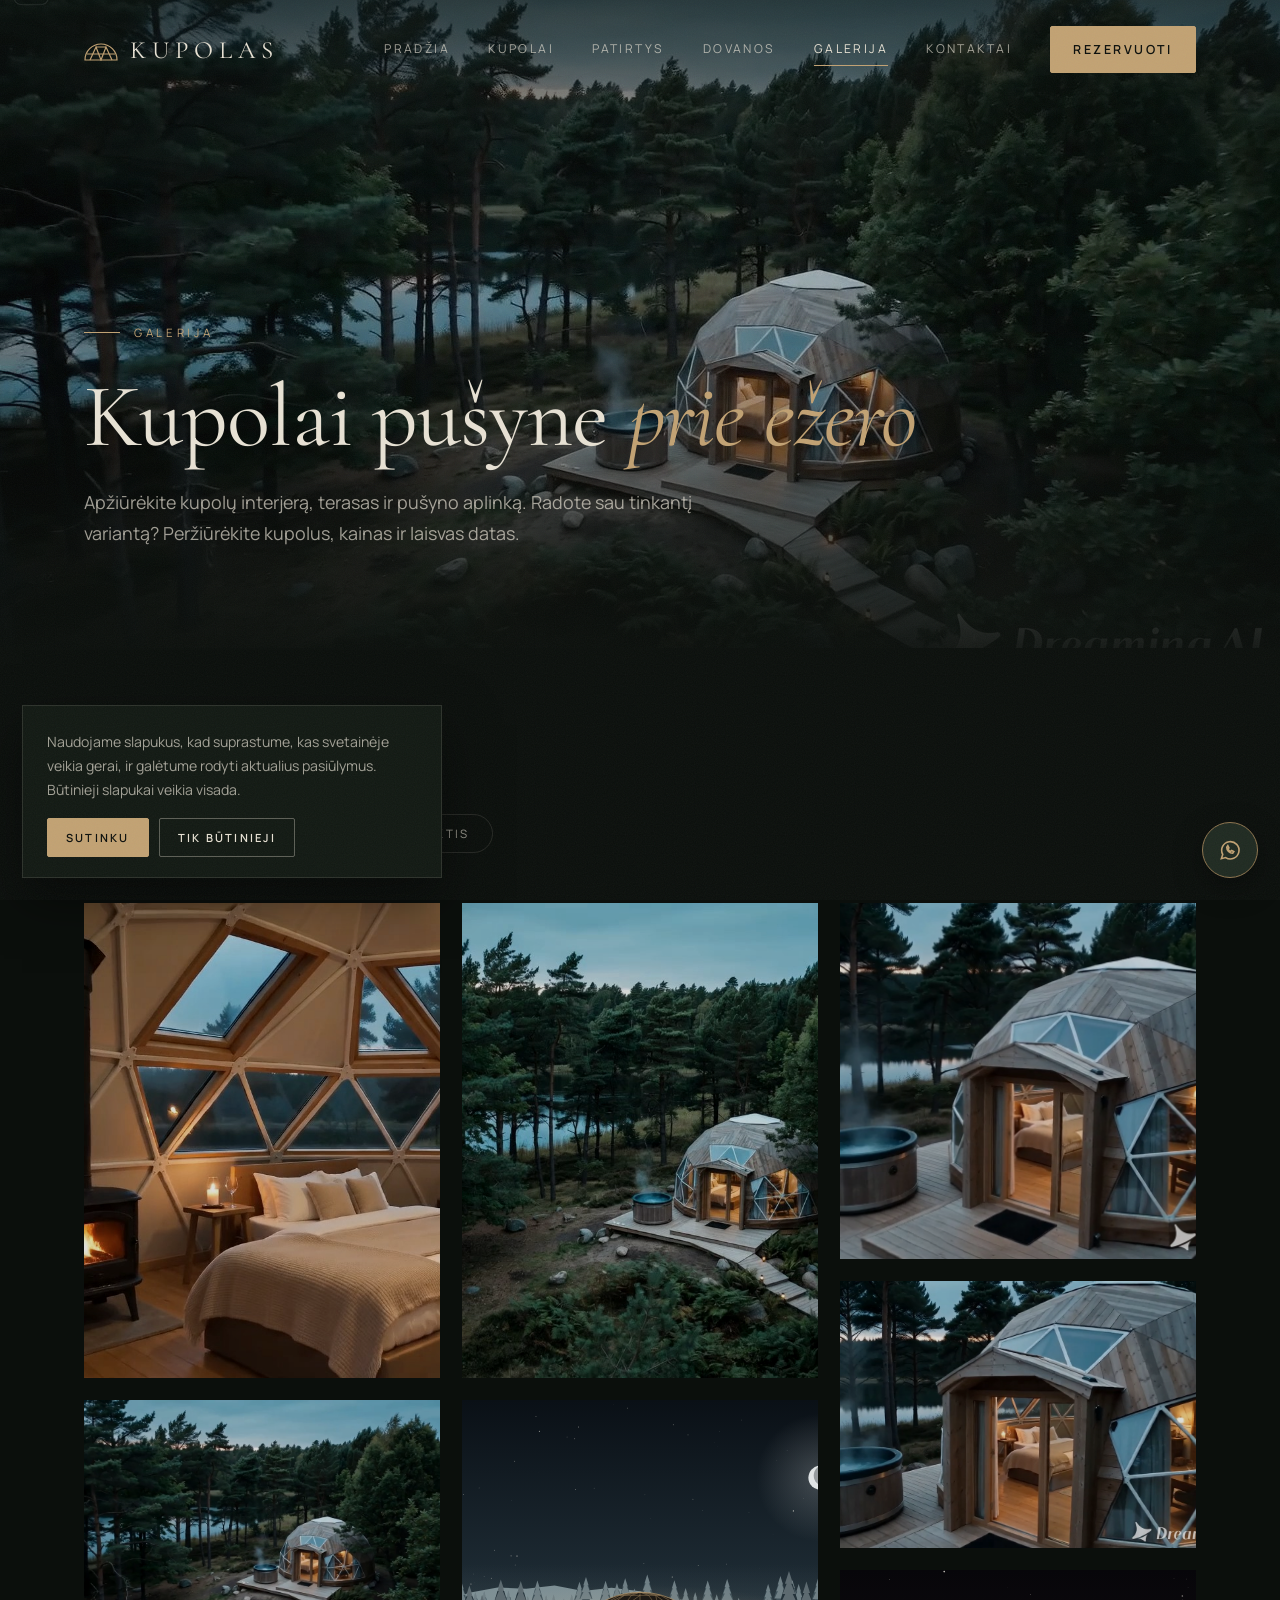
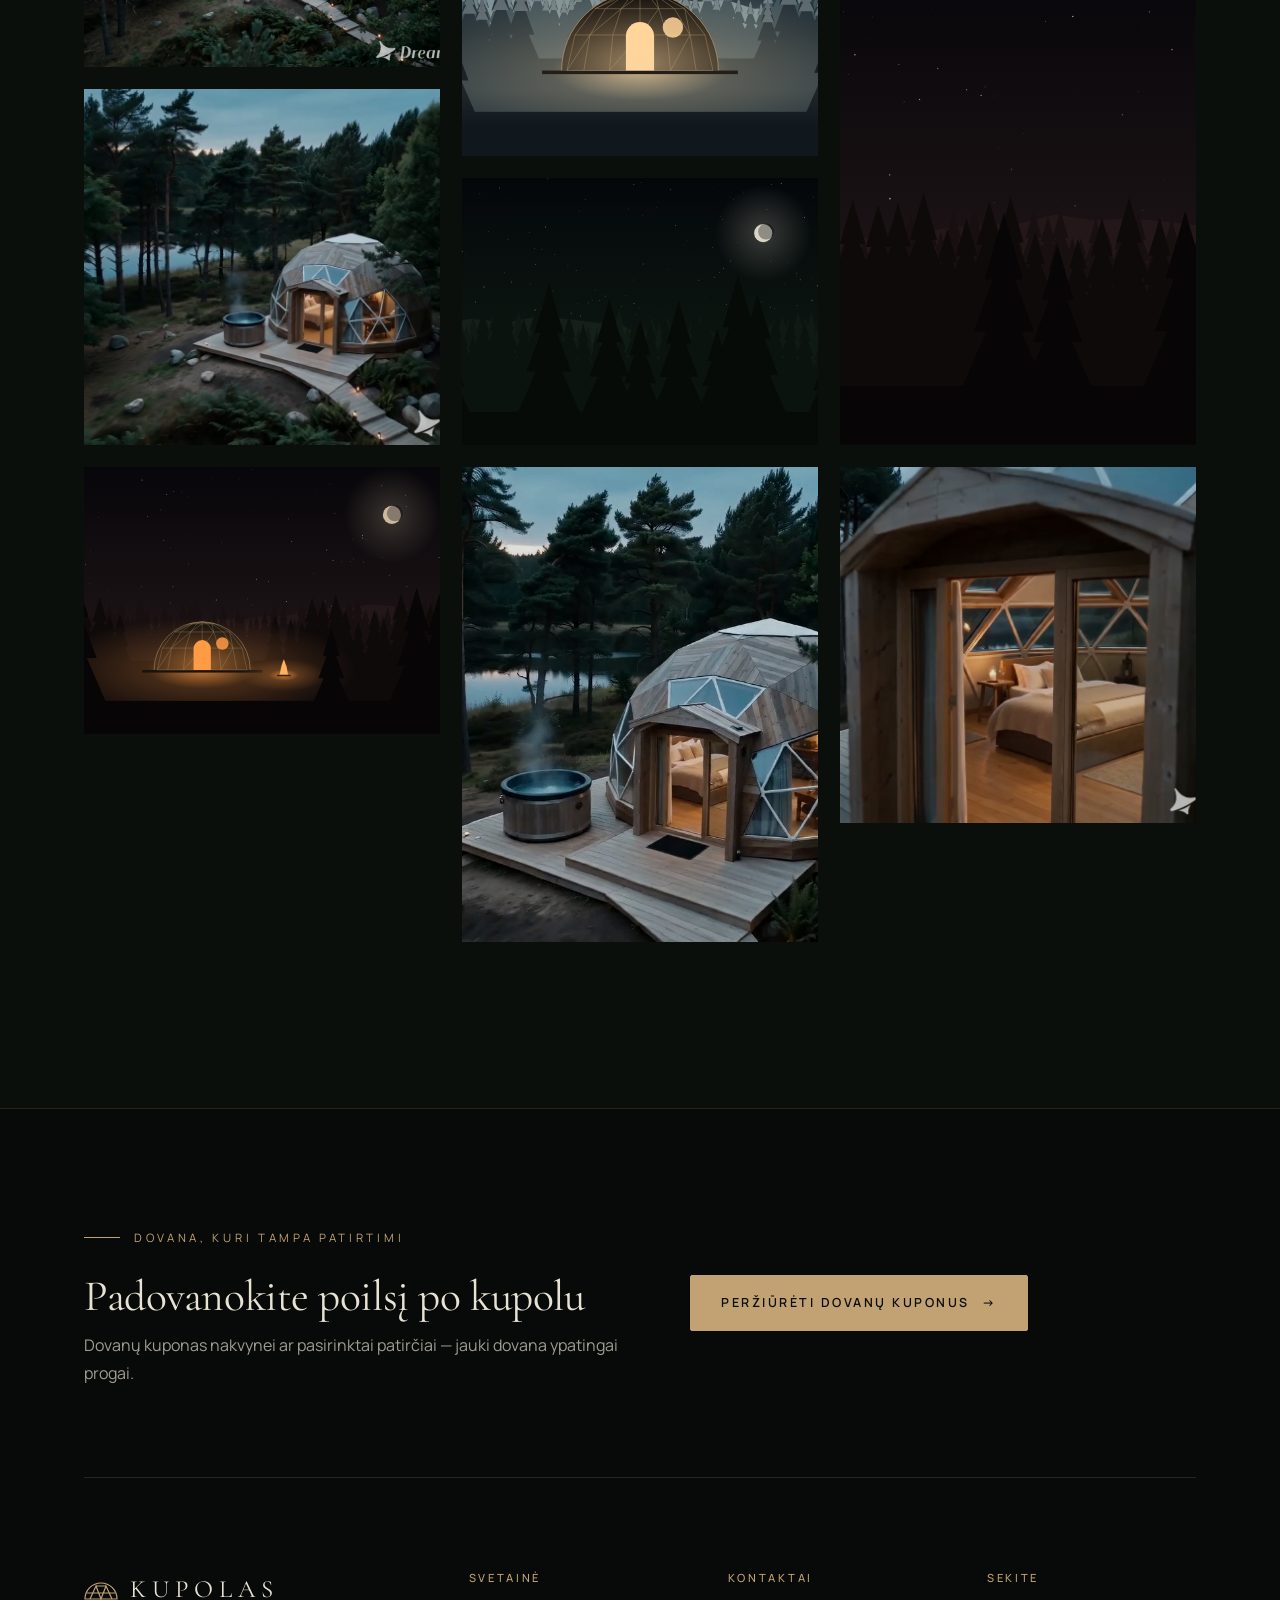
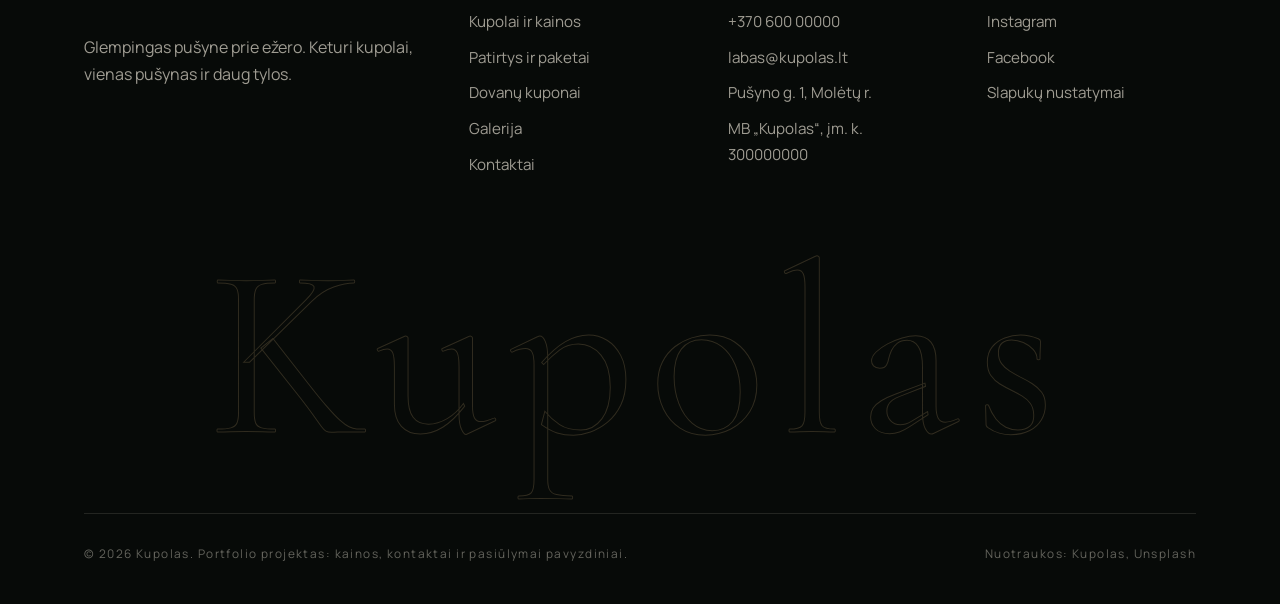
<file: galerija.html>
<!DOCTYPE html>
<html lang="lt">
<head>
  <meta charset="UTF-8">
  <meta name="viewport" content="width=device-width, initial-scale=1">
  <title>Kupolų galerija — poilsis pušyne prie ežero | Kupolas</title>
  <meta name="description" content="Apžiūrėkite kupolus, jų interjerą ir pušyną prie ežero. Išsirinkite jums tinkantį poilsio kupolą ir patikrinkite laisvas datas.">
  <meta property="og:title" content="Galerija — Kupolas">
  <meta property="og:url" content="https://alinadaugeliene-del.github.io/kupolas-demo/galerija.html">
  <meta property="og:image" content="https://alinadaugeliene-del.github.io/kupolas-demo/images/kadras-06.jpg">
  <meta name="twitter:card" content="summary_large_image">
  <link rel="icon" href="favicon.svg" type="image/svg+xml">
  <meta name="theme-color" content="#0b0f0c">
  <link rel="preconnect" href="https://fonts.googleapis.com">
  <link rel="preconnect" href="https://fonts.gstatic.com" crossorigin>
  <link href="https://fonts.googleapis.com/css2?family=Cormorant+Garamond:ital,wght@0,400;0,500;1,400&family=Manrope:wght@300;400;500;600&subset=latin-ext&display=swap" rel="stylesheet">
  <link rel="stylesheet" href="css/style.css?v=8">
</head>
<body>

<header class="header">
  <div class="wrap">
    <a href="index.html" class="logo" aria-label="Kupolas — pradžia">
      <svg viewBox="0 0 34 22" fill="none" stroke="currentColor" stroke-width="1.2"><path d="M1 21 A16 16 0 0 1 33 21 Z"/><path d="M6 21 L12 8 L17 21 L22 8 L28 21 M12 8 L22 8 M3 15 L31 15"/></svg>
      <span>Kupolas</span>
    </a>
    <nav class="nav" aria-label="Pagrindinis meniu">
      <a href="index.html">Pradžia</a>
      <a href="kupolai.html">Kupolai</a>
      <a href="patirtys.html">Patirtys</a>
      <a href="dovanos.html">Dovanos</a>
      <a href="galerija.html" aria-current="page">Galerija</a>
      <a href="kontaktai.html">Kontaktai</a>
      <a href="kontaktai.html#rezervacija" class="btn">Rezervuoti</a>
    </nav>
    <button class="burger" aria-label="Meniu" aria-expanded="false"><span></span></button>
  </div>
</header>

<main>
  <section class="page-hero">
    <div class="scene" data-scene="frost" data-seed="14" data-img="images/kadras-03.jpg" data-w="2000" data-dome="0.55" data-dome-size="130"></div>
    <div class="wrap">
      <span class="eyebrow reveal">Galerija</span>
      <h1 class="reveal" data-delay="1">Kupolai pušyne <em>prie ežero</em></h1>
      <p class="lead reveal" data-delay="2">Apžiūrėkite kupolų interjerą, terasas ir pušyno aplinką. Radote sau tinkantį variantą? Peržiūrėkite kupolus, kainas ir laisvas datas.</p>
    </div>
  </section>

  <section class="section">
    <div class="wrap">
      <div class="filters reveal" role="group" aria-label="Filtrai">
        <button class="filter is-active" data-filter="all">Visi</button>
        <button class="filter" data-filter="kupolai">Kupolai</button>
        <button class="filter" data-filter="gamta">Gamta</button>
        <button class="filter" data-filter="naktis">Naktis</button>
      </div>

      <div class="gallery">
        <figure class="shot shot--tall" data-tags="kupolai naktis"><div class="scene" data-scene="night" data-seed="101" data-img="images/kadras-12.jpg" data-w="1000" data-dome="0.5" data-dome-size="230"></div><figcaption>„Žvaigždės“ kupolo vidus</figcaption></figure>
        <figure class="shot shot--wide" data-tags="gamta"><div class="scene" data-scene="mist" data-seed="102" data-img="images/kadras-02.jpg" data-w="1000" data-dome="none"></div><figcaption>Pušynas iš paukščio skrydžio</figcaption></figure>
        <figure class="shot shot--sq" data-tags="kupolai"><div class="scene" data-scene="dusk" data-seed="103" data-img="images/kadras-04.jpg" data-w="1000" data-dome="0.5" data-dome-size="240"></div><figcaption>Kupolai tarp pušų</figcaption></figure>
        <figure class="shot shot--wide" data-tags="naktis kupolai"><div class="scene" data-scene="ember" data-seed="104" data-img="photo-1486915309851-b0cc1f8a0084" data-w="1000" data-dome="0.36" data-dome-size="180"></div><figcaption>Laužas prie „Pušies“</figcaption></figure>
        <figure class="shot shot--tall" data-tags="gamta"><div class="scene" data-scene="dawn" data-seed="105" data-img="images/kadras-01.jpg" data-w="1000" data-dome="none"></div><figcaption>Kupolas prie ežero</figcaption></figure>
        <figure class="shot shot--sq" data-tags="kupolai gamta"><div class="scene" data-scene="frost" data-seed="106" data-img="photo-1734256991510-51011f7d5aad" data-w="1000" data-dome="0.5" data-dome-size="220"></div><figcaption>Pirmasis sniegas</figcaption></figure>
        <figure class="shot shot--wide" data-tags="naktis"><div class="scene" data-scene="night" data-seed="107" data-img="photo-1718376282782-934544cfc186" data-w="1000" data-dome="none"></div><figcaption>Paukščių takas virš miško</figcaption></figure>
        <figure class="shot shot--tall" data-tags="kupolai"><div class="scene" data-scene="mist" data-seed="108" data-img="images/kadras-06.jpg" data-w="1000" data-dome="0.5" data-dome-size="230"></div><figcaption>Kupolas pušyne</figcaption></figure>
        <figure class="shot shot--sq" data-tags="gamta"><div class="scene" data-scene="dusk" data-seed="109" data-img="images/kadras-08.jpg" data-w="1000" data-dome="none"></div><figcaption>Vakaras prie ežero</figcaption></figure>
        <figure class="shot shot--wide" data-tags="kupolai naktis"><div class="scene" data-scene="frost" data-seed="110" data-img="images/kadras-09.jpg" data-w="1000" data-dome="0.62" data-dome-size="170"></div><figcaption>Kupolas sutemus</figcaption></figure>
        <figure class="shot shot--tall" data-tags="naktis"><div class="scene" data-scene="ember" data-seed="111" data-img="photo-1464808646948-8f732deb6e4b" data-w="1000" data-dome="none"></div><figcaption>Vėlyva ugnis</figcaption></figure>
        <figure class="shot shot--sq" data-tags="kupolai"><div class="scene" data-scene="dawn" data-seed="112" data-img="images/kadras-10.jpg" data-w="1000" data-dome="0.5" data-dome-size="240"></div><figcaption>Durys atviros</figcaption></figure>
      </div>
    </div>
  </section>
</main>

<div class="lightbox" role="dialog" aria-modal="true" aria-label="Peržiūra">
  <button class="lb-close" aria-label="Uždaryti">✕</button>
  <button class="lb-prev" aria-label="Ankstesnė">←</button>
  <button class="lb-next" aria-label="Kita">→</button>
  <div class="lightbox__stage"><p class="lightbox__cap"></p></div>
</div>

<footer class="footer">
  <div class="wrap">
    <div class="newsletter reveal">
      <div>
        <span class="eyebrow">Dovana, kuri tampa patirtimi</span>
        <h3>Padovanokite poilsį po kupolu</h3>
        <p>Dovanų kuponas nakvynei ar pasirinktai patirčiai — jauki dovana ypatingai progai.</p>
      </div>
      <div class="newsletter__form">
        <a href="dovanos.html" class="btn">Peržiūrėti dovanų kuponus <span class="arrow">→</span></a>
      </div>
    </div>
    <div class="footer__top">
      <div class="footer__brand">
        <a href="index.html" class="logo"><svg viewBox="0 0 34 22" fill="none" stroke="currentColor" stroke-width="1.2"><path d="M1 21 A16 16 0 0 1 33 21 Z"/><path d="M6 21 L12 8 L17 21 L22 8 L28 21 M12 8 L22 8 M3 15 L31 15"/></svg><span>Kupolas</span></a>
        <p>Glempingas pušyne prie ežero. Keturi kupolai, vienas pušynas ir daug tylos.</p>
      </div>
      <div><h5>Svetainė</h5><ul><li><a href="kupolai.html">Kupolai ir kainos</a></li><li><a href="patirtys.html">Patirtys ir paketai</a></li><li><a href="dovanos.html">Dovanų kuponai</a></li><li><a href="galerija.html">Galerija</a></li><li><a href="kontaktai.html">Kontaktai</a></li></ul></div>
      <div><h5>Kontaktai</h5><ul><li><a href="tel:+37060000000">+370 600 00000</a></li><li><a href="mailto:labas@kupolas.lt">labas@kupolas.lt</a></li><li>Pušyno g. 1, Molėtų r.</li><li>MB „Kupolas“, įm. k. 300000000</li></ul></div>
      <div><h5>Sekite</h5><ul><li><a href="https://instagram.com" target="_blank" rel="noopener">Instagram</a></li><li><a href="https://facebook.com" target="_blank" rel="noopener">Facebook</a></li><li><a href="#" data-cookie-settings>Slapukų nustatymai</a></li></ul></div>
    </div>
    <div class="footer__word" aria-hidden="true">Kupolas</div>
    <div class="footer__bottom"><span>© <span data-year></span> Kupolas. Portfolio projektas: kainos, kontaktai ir pasiūlymai pavyzdiniai.</span><span>Nuotraukos: Kupolas, <a href="https://unsplash.com" target="_blank" rel="noopener">Unsplash</a></span></div>
  </div>
</footer>

<script src="js/main.js?v=3"></script>
</body>
</html>
</file>
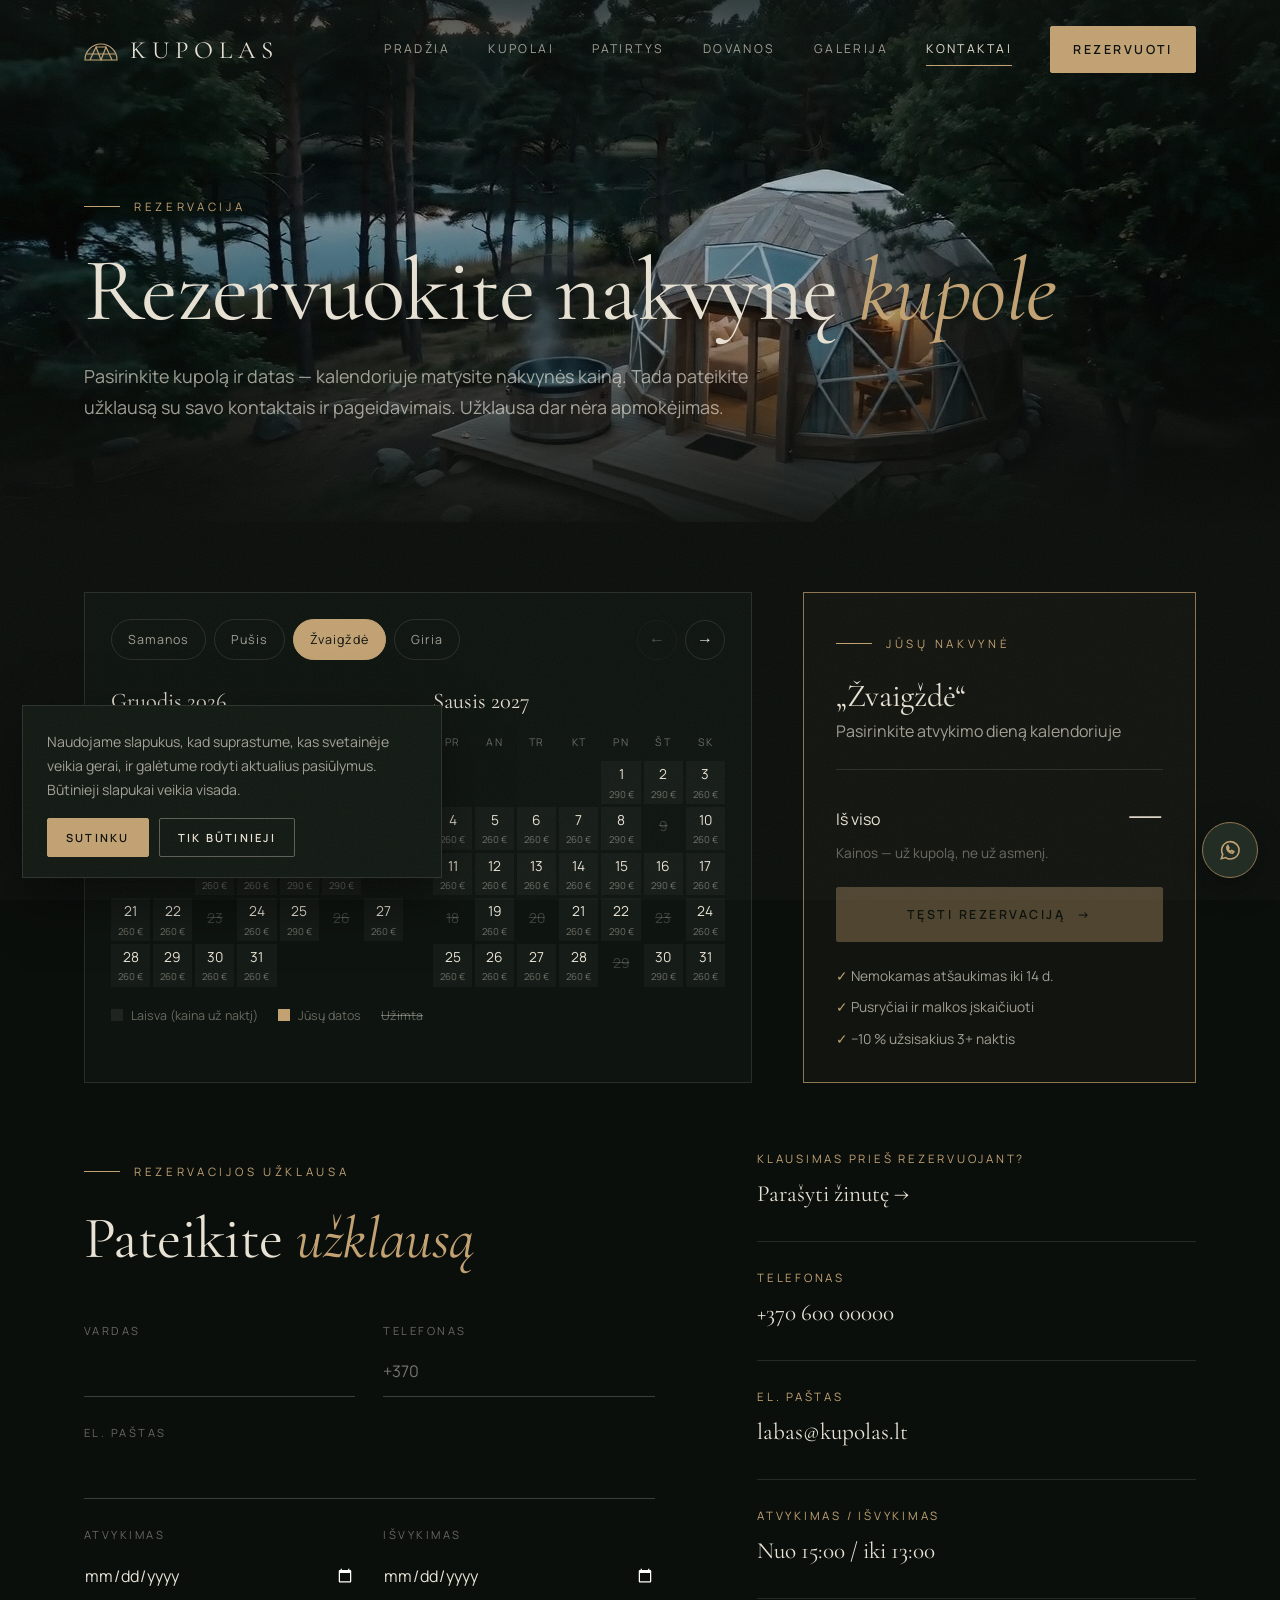
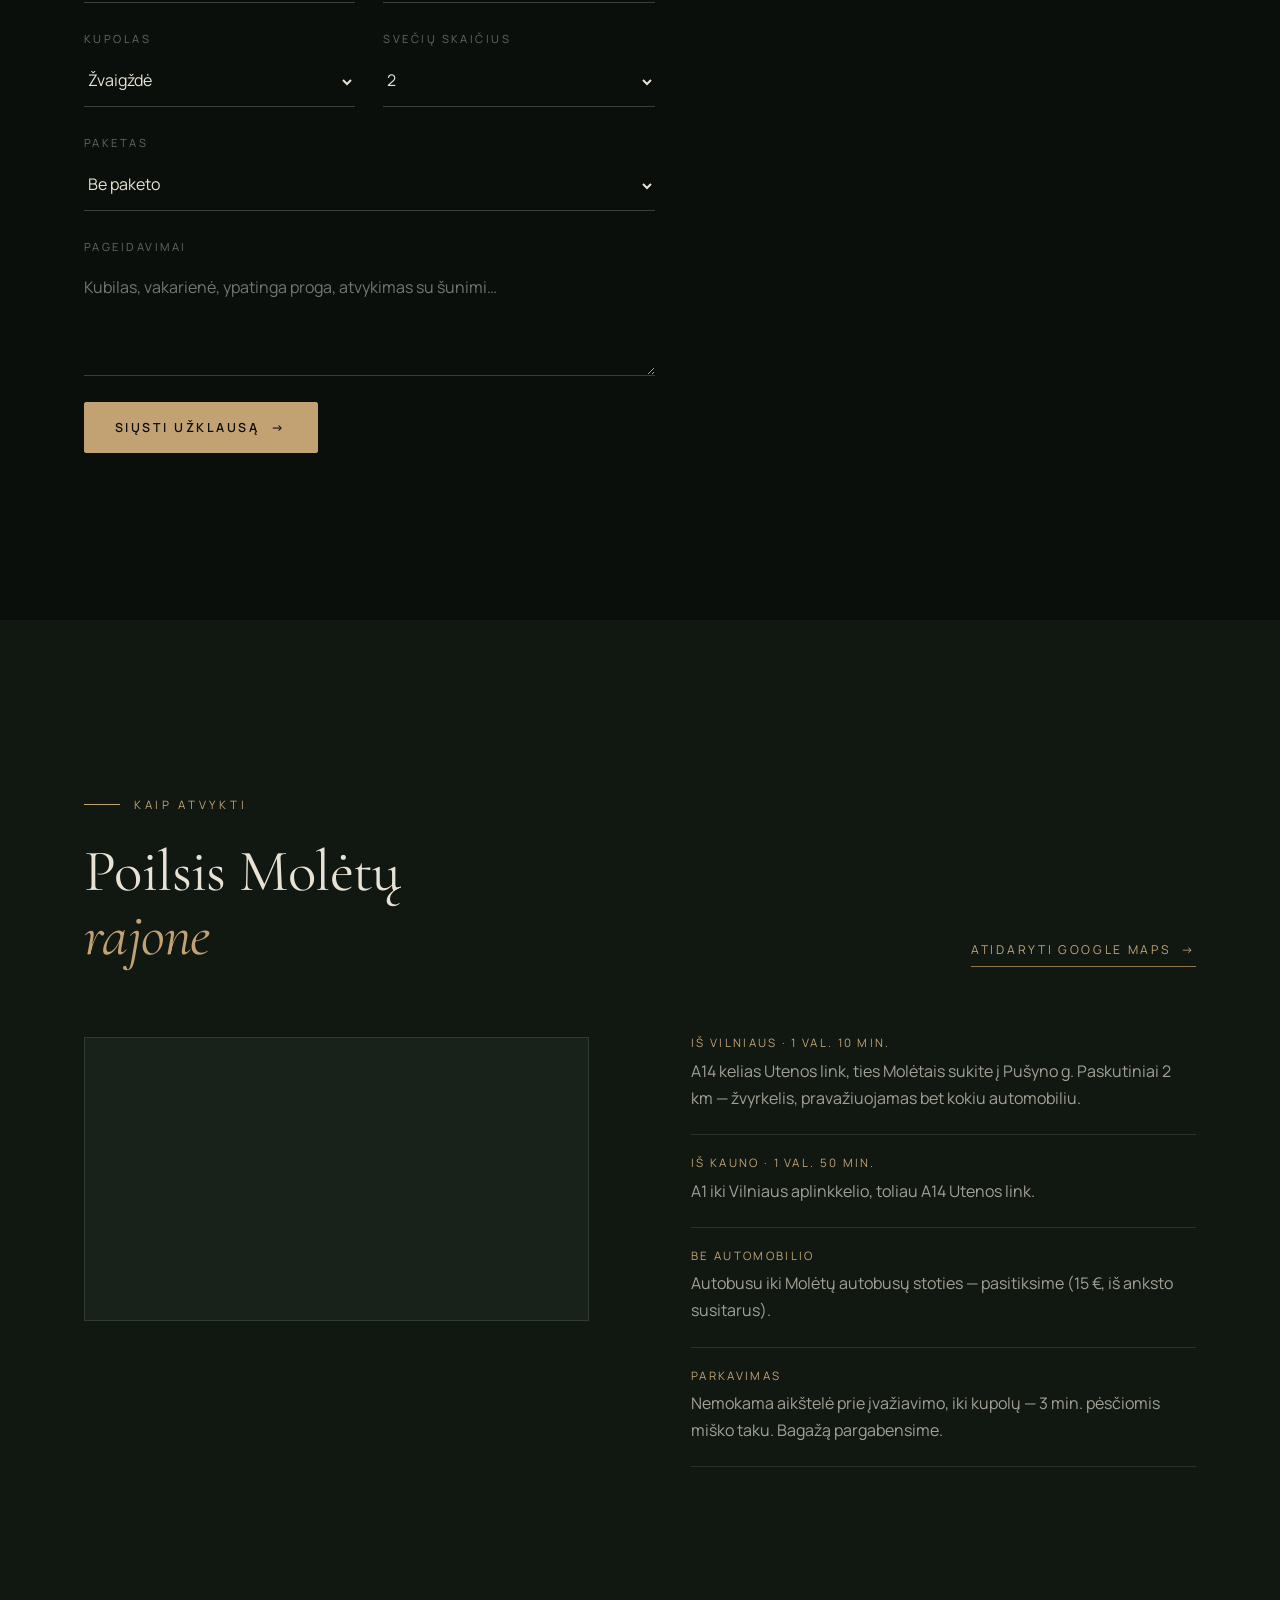
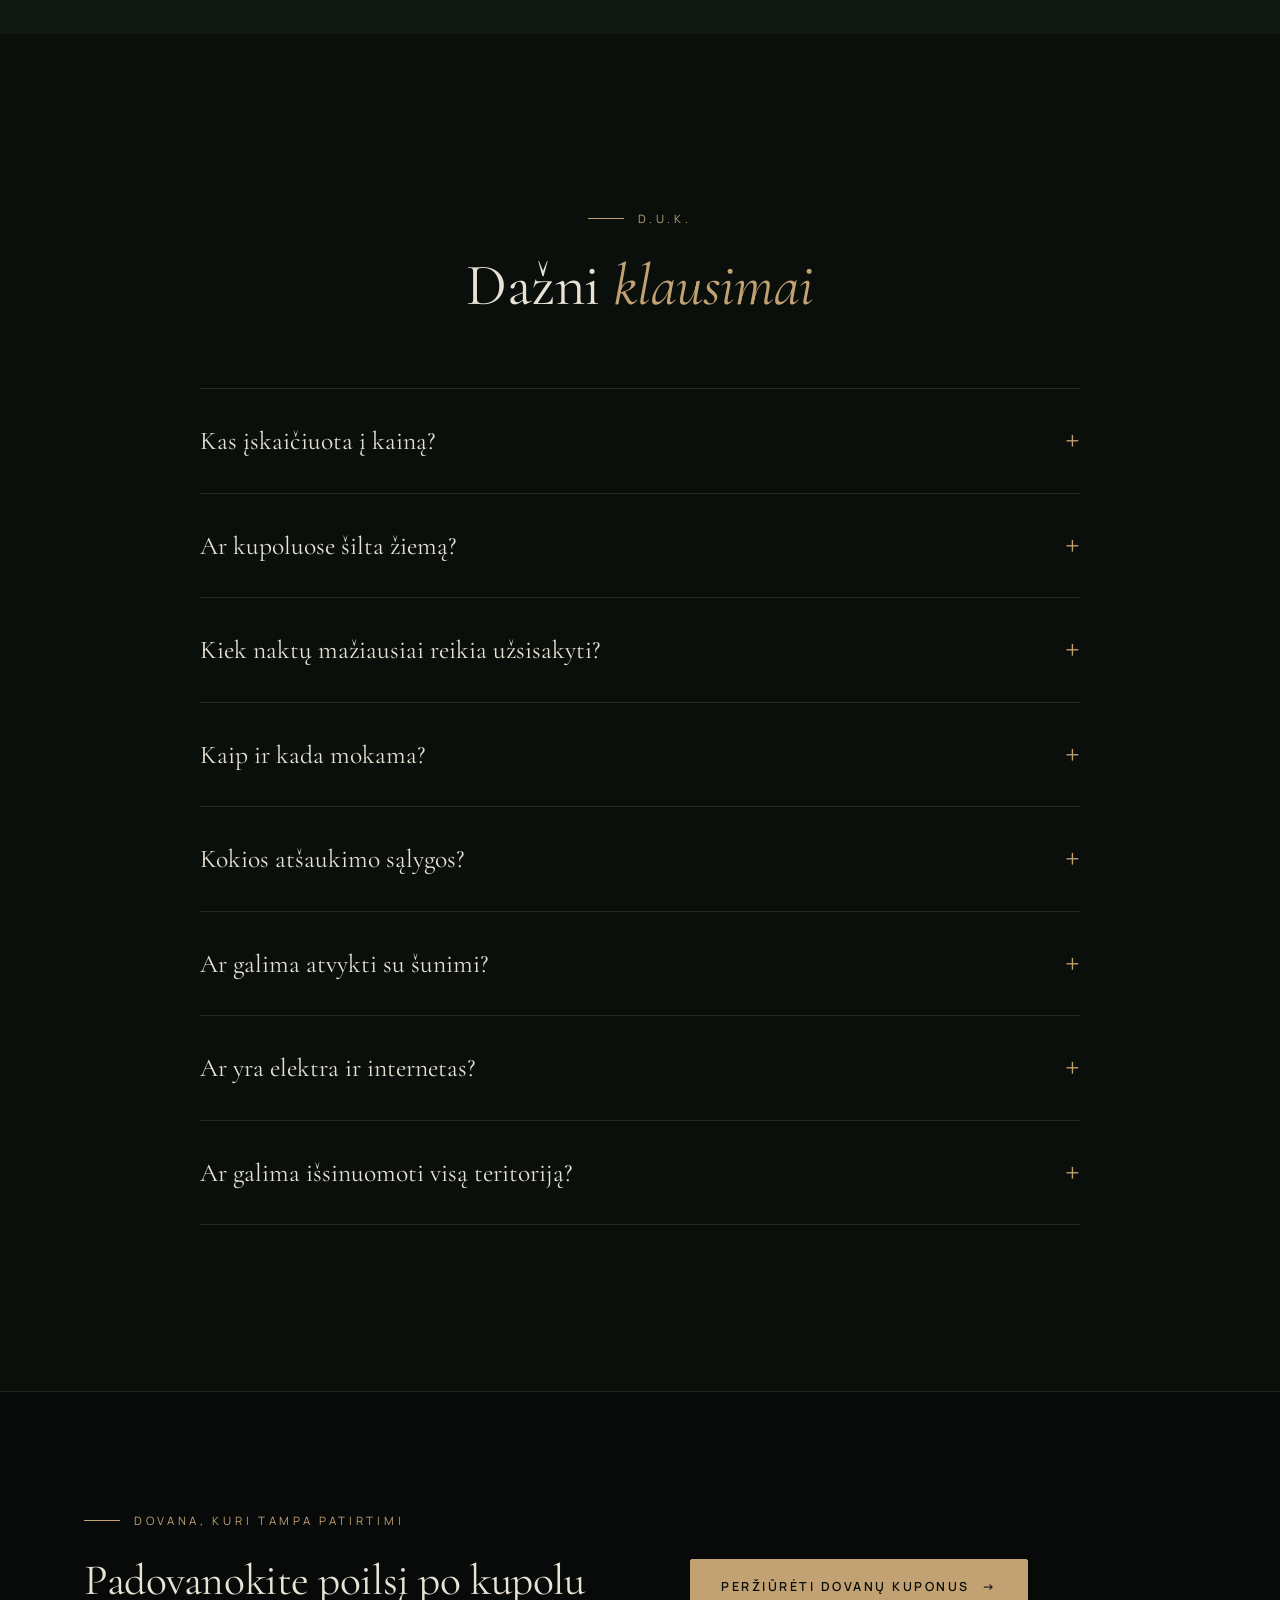
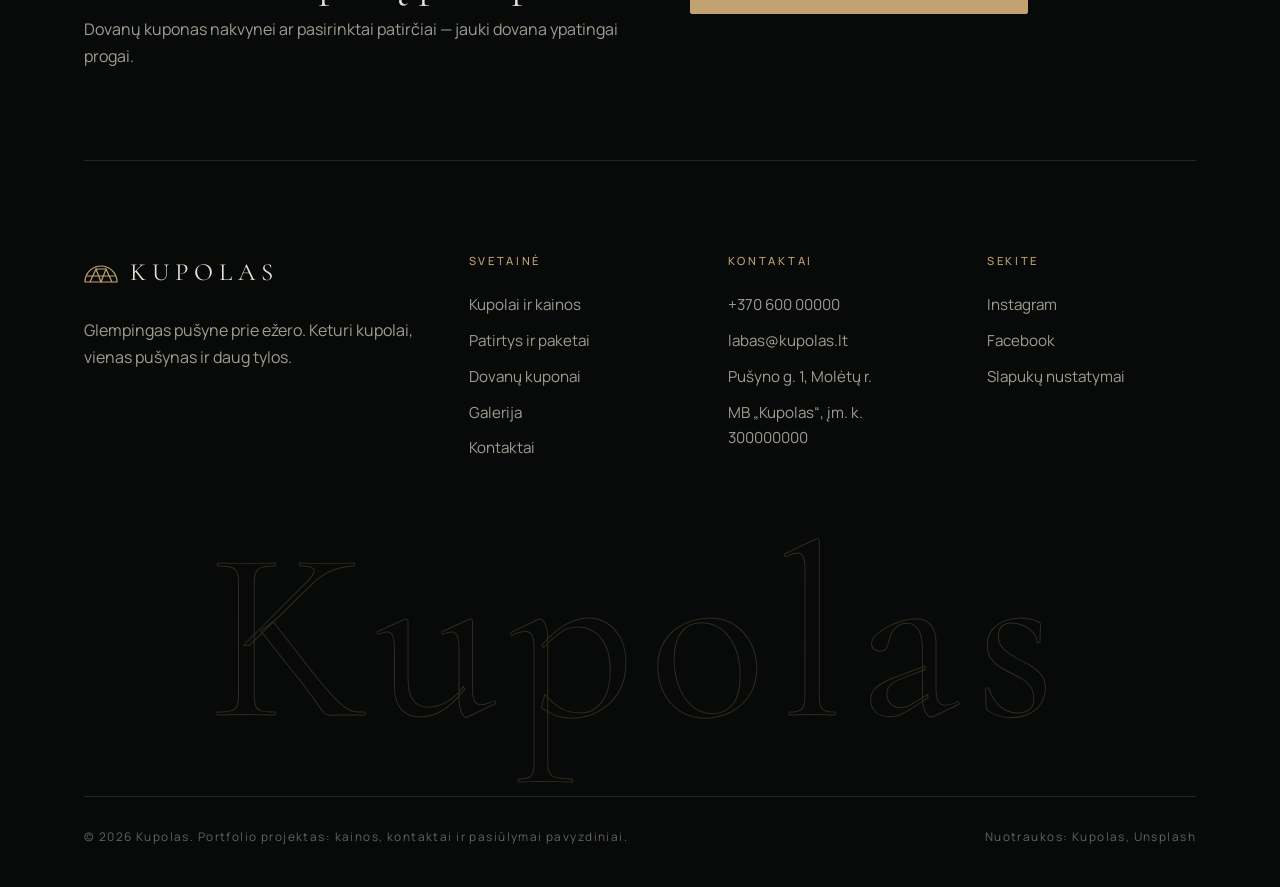
<file: kontaktai.html>
<!DOCTYPE html>
<html lang="lt">
<head>
  <meta charset="UTF-8">
  <meta name="viewport" content="width=device-width, initial-scale=1">
  <title>Rezervacija: nakvynė kupole Molėtų rajone | Kupolas</title>
  <meta name="description" content="Pasirinkite kupolą ir datas nakvynei Molėtų rajone. Kalendoriuje matysite kainą, o rezervacijos užklausoje galėsite nurodyti savo pageidavimus.">
  <meta property="og:title" content="Kupolas — laisvos datos ir rezervacija">
  <meta property="og:url" content="https://alinadaugeliene-del.github.io/kupolas-demo/kontaktai.html">
  <meta property="og:image" content="https://alinadaugeliene-del.github.io/kupolas-demo/images/kadras-05.jpg">
  <meta name="twitter:card" content="summary_large_image">
  <link rel="icon" href="favicon.svg" type="image/svg+xml">
  <meta name="theme-color" content="#0b0f0c">
  <link rel="preconnect" href="https://fonts.googleapis.com">
  <link rel="preconnect" href="https://fonts.gstatic.com" crossorigin>
  <link href="https://fonts.googleapis.com/css2?family=Cormorant+Garamond:ital,wght@0,400;0,500;1,400&family=Manrope:wght@300;400;500;600&subset=latin-ext&display=swap" rel="stylesheet">
  <link rel="stylesheet" href="css/style.css?v=8">
</head>
<body>

<header class="header">
  <div class="wrap">
    <a href="index.html" class="logo" aria-label="Kupolas — pradžia">
      <svg viewBox="0 0 34 22" fill="none" stroke="currentColor" stroke-width="1.2"><path d="M1 21 A16 16 0 0 1 33 21 Z"/><path d="M6 21 L12 8 L17 21 L22 8 L28 21 M12 8 L22 8 M3 15 L31 15"/></svg>
      <span>Kupolas</span>
    </a>
    <nav class="nav" aria-label="Pagrindinis meniu">
      <a href="index.html">Pradžia</a>
      <a href="kupolai.html">Kupolai</a>
      <a href="patirtys.html">Patirtys</a>
      <a href="dovanos.html">Dovanos</a>
      <a href="galerija.html">Galerija</a>
      <a href="kontaktai.html" aria-current="page">Kontaktai</a>
      <a href="kontaktai.html#rezervacija" class="btn">Rezervuoti</a>
    </nav>
    <button class="burger" aria-label="Meniu" aria-expanded="false"><span></span></button>
  </div>
</header>

<main>
  <section class="page-hero page-hero--short">
    <div class="scene" data-scene="ember" data-seed="19" data-img="images/kadras-05.jpg" data-w="2000"></div>
    <div class="wrap">
      <span class="eyebrow reveal">Rezervacija</span>
      <h1 class="reveal" data-delay="1">Rezervuokite nakvynę <em>kupole</em></h1>
      <p class="lead reveal" data-delay="2">Pasirinkite kupolą ir datas — kalendoriuje matysite nakvynės kainą. Tada pateikite užklausą su savo kontaktais ir pageidavimais. Užklausa dar nėra apmokėjimas.</p>
    </div>
  </section>

  <section class="section" id="rezervacija" style="padding-top:70px">
    <div class="wrap">
      <!-- KALENDORIUS -->
      <div class="booking">
        <div class="cal reveal" data-booking>
          <div class="cal__top">
            <div class="cal__domes" role="group" aria-label="Kupolas"></div>
            <div class="cal__nav"><button type="button" data-prev aria-label="Ankstesnis mėnuo">←</button><button type="button" data-next aria-label="Kitas mėnuo">→</button></div>
          </div>
          <div class="cal__months"></div>
          <div class="cal__legend">
            <span><i style="background:rgba(232,226,212,.08)"></i>Laisva (kaina už naktį)</span>
            <span><i style="background:var(--brass)"></i>Jūsų datos</span>
            <span style="text-decoration:line-through">Užimta</span>
          </div>
        </div>

        <aside class="summary reveal" data-delay="1">
          <span class="eyebrow">Jūsų nakvynė</span>
          <h3>„Žvaigždė“</h3>
          <p class="summary__dates">Pasirinkite atvykimo dieną kalendoriuje</p>
          <div class="summary__rows"></div>
          <div class="summary__total"><span>Iš viso</span><b>—</b></div>
          <p class="summary__note"></p>
          <a href="#uzklausa" class="btn">Tęsti rezervaciją <span class="arrow">→</span></a>
          <ul class="summary__perks">
            <li>Nemokamas atšaukimas iki 14 d.</li>
            <li>Pusryčiai ir malkos įskaičiuoti</li>
            <li>−10 % užsisakius 3+ naktis</li>
          </ul>
        </aside>
      </div>

      <!-- FORMA -->
      <div class="contact" id="uzklausa">
        <div>
          <span class="eyebrow reveal">Rezervacijos užklausa</span>
          <h2 class="reveal" data-delay="1" style="margin-bottom:50px">Pateikite <em>užklausą</em></h2>
          <form class="form reveal" data-delay="2" data-name="rezervacija" novalidate>
            <div class="field"><label for="vardas">Vardas</label><input id="vardas" name="vardas" type="text" autocomplete="name" required></div>
            <div class="field"><label for="telefonas">Telefonas</label><input id="telefonas" name="telefonas" type="tel" autocomplete="tel" placeholder="+370" required></div>
            <div class="field field--full"><label for="pastas">El. paštas</label><input id="pastas" name="pastas" type="email" autocomplete="email" required></div>
            <div class="field"><label for="atvykimas">Atvykimas</label><input id="atvykimas" name="atvykimas" type="date" required></div>
            <div class="field"><label for="isvykimas">Išvykimas</label><input id="isvykimas" name="isvykimas" type="date" required></div>
            <div class="field">
              <label for="kupolas">Kupolas</label>
              <select id="kupolas" name="kupolas">
                <option>Samanos</option>
                <option>Pušis</option>
                <option selected>Žvaigždė</option>
                <option>Giria</option>
                <option>Visa teritorija (komandai)</option>
              </select>
            </div>
            <div class="field">
              <label for="sveciai">Svečių skaičius</label>
              <select id="sveciai" name="sveciai"><option>1</option><option selected>2</option><option>3</option><option>4</option><option>5–10</option></select>
            </div>
            <div class="field field--full">
              <label for="paketas">Paketas</label>
              <select id="paketas" name="paketas">
                <option value="">Be paketo</option>
                <option>Romantiškas savaitgalis</option>
                <option>Piršlybos po žvaigždėmis</option>
                <option>Ramybės pabėgimas</option>
              </select>
            </div>
            <div class="field field--full"><label for="zinute">Pageidavimai</label><textarea id="zinute" name="zinute" placeholder="Kubilas, vakarienė, ypatinga proga, atvykimas su šunimi…"></textarea></div>
            <button type="submit" class="btn">Siųsti užklausą <span class="arrow">→</span></button>
            <div class="form__ok" role="status">
              <h4>Demonstracinė užklausa</h4>
              <p>Ši portfolio forma duomenų nesiunčia. Tikroje svetainėje šeimininkai patvirtintų laisvas datas ir susisiektų dėl apmokėjimo.</p>
            </div>
          </form>
        </div>

        <aside class="reveal" data-delay="1">
          <div class="info-block"><h4>Klausimas prieš rezervuojant?</h4><a href="https://wa.me/37060000000" target="_blank" rel="noopener">Parašyti žinutę →</a></div>
          <div class="info-block"><h4>Telefonas</h4><a href="tel:+37060000000">+370 600 00000</a></div>
          <div class="info-block"><h4>El. paštas</h4><a href="mailto:labas@kupolas.lt">labas@kupolas.lt</a></div>
          <div class="info-block"><h4>Atvykimas / išvykimas</h4><p>Nuo 15:00 / iki 13:00</p></div>
        </aside>
      </div>
    </div>
  </section>

  <!-- KAIP ATVYKTI -->
  <section class="section section--moss">
    <div class="wrap">
      <div class="section-head">
        <div>
          <span class="eyebrow reveal">Kaip atvykti</span>
          <h2 class="reveal" data-delay="1">Poilsis Molėtų <em>rajone</em></h2>
        </div>
        <a href="https://www.google.com/maps/search/?api=1&amp;query=55.233,25.418" target="_blank" rel="noopener" class="link reveal" data-delay="2">Atidaryti Google Maps <span>→</span></a>
      </div>
      <div class="split" style="align-items:start">
        <div class="map reveal">
          <iframe title="Kupolo vieta žemėlapyje" loading="lazy" src="https://www.openstreetmap.org/export/embed.html?bbox=25.33%2C55.19%2C25.51%2C55.28&amp;layer=mapnik&amp;marker=55.233%2C25.418"></iframe>
        </div>
        <div class="route reveal" data-delay="1">
          <div><h4>Iš Vilniaus · 1 val. 10 min.</h4><p>A14 kelias Utenos link, ties Molėtais sukite į Pušyno g. Paskutiniai 2 km — žvyrkelis, pravažiuojamas bet kokiu automobiliu.</p></div>
          <div><h4>Iš Kauno · 1 val. 50 min.</h4><p>A1 iki Vilniaus aplinkkelio, toliau A14 Utenos link.</p></div>
          <div><h4>Be automobilio</h4><p>Autobusu iki Molėtų autobusų stoties — pasitiksime (15 €, iš anksto susitarus).</p></div>
          <div><h4>Parkavimas</h4><p>Nemokama aikštelė prie įvažiavimo, iki kupolų — 3 min. pėsčiomis miško taku. Bagažą pargabensime.</p></div>
        </div>
      </div>
    </div>
  </section>

  <!-- DUK -->
  <section class="section">
    <div class="wrap">
      <div class="section-head" style="justify-content:center;text-align:center">
        <div>
          <span class="eyebrow reveal">D.U.K.</span>
          <h2 class="reveal" data-delay="1" style="margin:0 auto">Dažni <em>klausimai</em></h2>
        </div>
      </div>
      <div class="faq reveal">
        <details><summary>Kas įskaičiuota į kainą?</summary><p>Pusryčių krepšelis prie durų, malkos krosnelei, lino patalynė, rankšluosčiai, chalatai, kava ir arbata, parkavimas. „Pušies“ kupole — ir privatus kubilas. Kitos patirtys (kubilas, pirtis, vakarienė) užsakomos papildomai.</p></details>
        <details><summary>Ar kupoluose šilta žiemą?</summary><p>Taip. Visi kupolai turi šildomas grindis, izoliuotas sienas ir malkinę krosnelę — viduje net per šalčius būna 21–23°C.</p></details>
        <details><summary>Kiek naktų mažiausiai reikia užsisakyti?</summary><p>Darbo dienomis — viena naktis, savaitgaliais ir švenčių dienomis — dvi naktys. Užsisakius 3 ar daugiau naktų — 10 % nuolaida.</p></details>
        <details><summary>Kaip ir kada mokama?</summary><p>Po užklausos atsiunčiame apmokėjimo nuorodą (banko pavedimas arba kortelė). Rezervacijai patvirtinti — 30 % avansas, likusi suma — likus 7 dienoms iki atvykimo.</p></details>
        <details><summary>Kokios atšaukimo sąlygos?</summary><p>Nemokamai atšaukti galima likus 14 dienų iki atvykimo. Vėliau — datą galite perkelti per 6 mėnesius be papildomo mokesčio.</p></details>
        <details><summary>Ar galima atvykti su šunimi?</summary><p>Augintiniai laukiami „Girios“ kupole (papildomai 20 € už naktį). Kituose kupoluose saugome alergiškų svečių ramybę.</p></details>
        <details><summary>Ar yra elektra ir internetas?</summary><p>Elektra yra visur. Internetas — tik bendroje svečių namelio erdvėje, kad kupoluose būtų lengviau atsijungti.</p></details>
        <details><summary>Ar galima išsinuomoti visą teritoriją?</summary><p>Taip — komandoms, gimtadieniams ar mažoms vestuvėms (iki 10 svečių nakvynei). Parašykite mums — atsiųsime individualų pasiūlymą.</p></details>
      </div>
    </div>
  </section>
</main>

<footer class="footer">
  <div class="wrap">
    <div class="newsletter reveal">
      <div>
        <span class="eyebrow">Dovana, kuri tampa patirtimi</span>
        <h3>Padovanokite poilsį po kupolu</h3>
        <p>Dovanų kuponas nakvynei ar pasirinktai patirčiai — jauki dovana ypatingai progai.</p>
      </div>
      <div class="newsletter__form">
        <a href="dovanos.html" class="btn">Peržiūrėti dovanų kuponus <span class="arrow">→</span></a>
      </div>
    </div>
    <div class="footer__top">
      <div class="footer__brand">
        <a href="index.html" class="logo"><svg viewBox="0 0 34 22" fill="none" stroke="currentColor" stroke-width="1.2"><path d="M1 21 A16 16 0 0 1 33 21 Z"/><path d="M6 21 L12 8 L17 21 L22 8 L28 21 M12 8 L22 8 M3 15 L31 15"/></svg><span>Kupolas</span></a>
        <p>Glempingas pušyne prie ežero. Keturi kupolai, vienas pušynas ir daug tylos.</p>
      </div>
      <div><h5>Svetainė</h5><ul><li><a href="kupolai.html">Kupolai ir kainos</a></li><li><a href="patirtys.html">Patirtys ir paketai</a></li><li><a href="dovanos.html">Dovanų kuponai</a></li><li><a href="galerija.html">Galerija</a></li><li><a href="kontaktai.html">Kontaktai</a></li></ul></div>
      <div><h5>Kontaktai</h5><ul><li><a href="tel:+37060000000">+370 600 00000</a></li><li><a href="mailto:labas@kupolas.lt">labas@kupolas.lt</a></li><li>Pušyno g. 1, Molėtų r.</li><li>MB „Kupolas“, įm. k. 300000000</li></ul></div>
      <div><h5>Sekite</h5><ul><li><a href="https://instagram.com" target="_blank" rel="noopener">Instagram</a></li><li><a href="https://facebook.com" target="_blank" rel="noopener">Facebook</a></li><li><a href="#" data-cookie-settings>Slapukų nustatymai</a></li></ul></div>
    </div>
    <div class="footer__word" aria-hidden="true">Kupolas</div>
    <div class="footer__bottom"><span>© <span data-year></span> Kupolas. Portfolio projektas: kainos, kontaktai ir pasiūlymai pavyzdiniai.</span><span>Nuotraukos: Kupolas, <a href="https://unsplash.com" target="_blank" rel="noopener">Unsplash</a></span></div>
  </div>
</footer>

<script src="js/main.js?v=3"></script>
<script src="js/booking.js?v=3"></script>
</body>
</html>
</file>
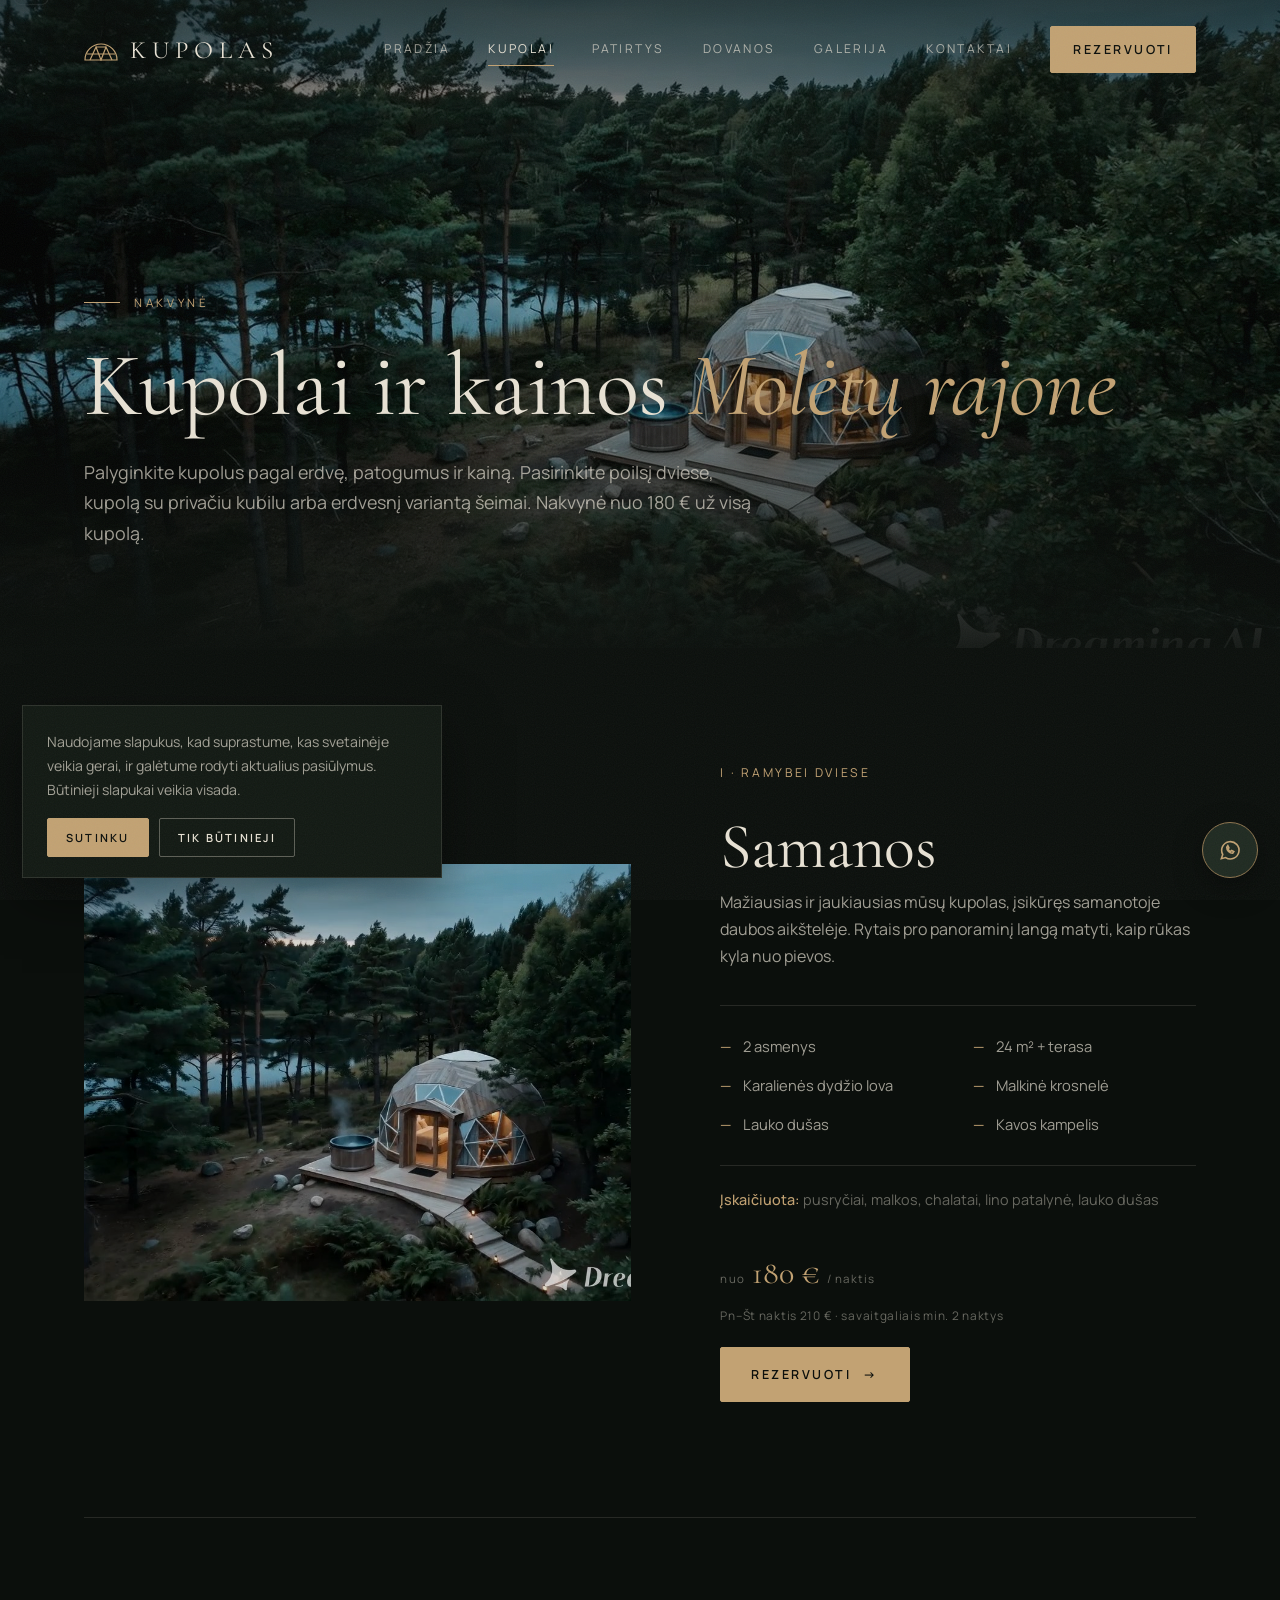
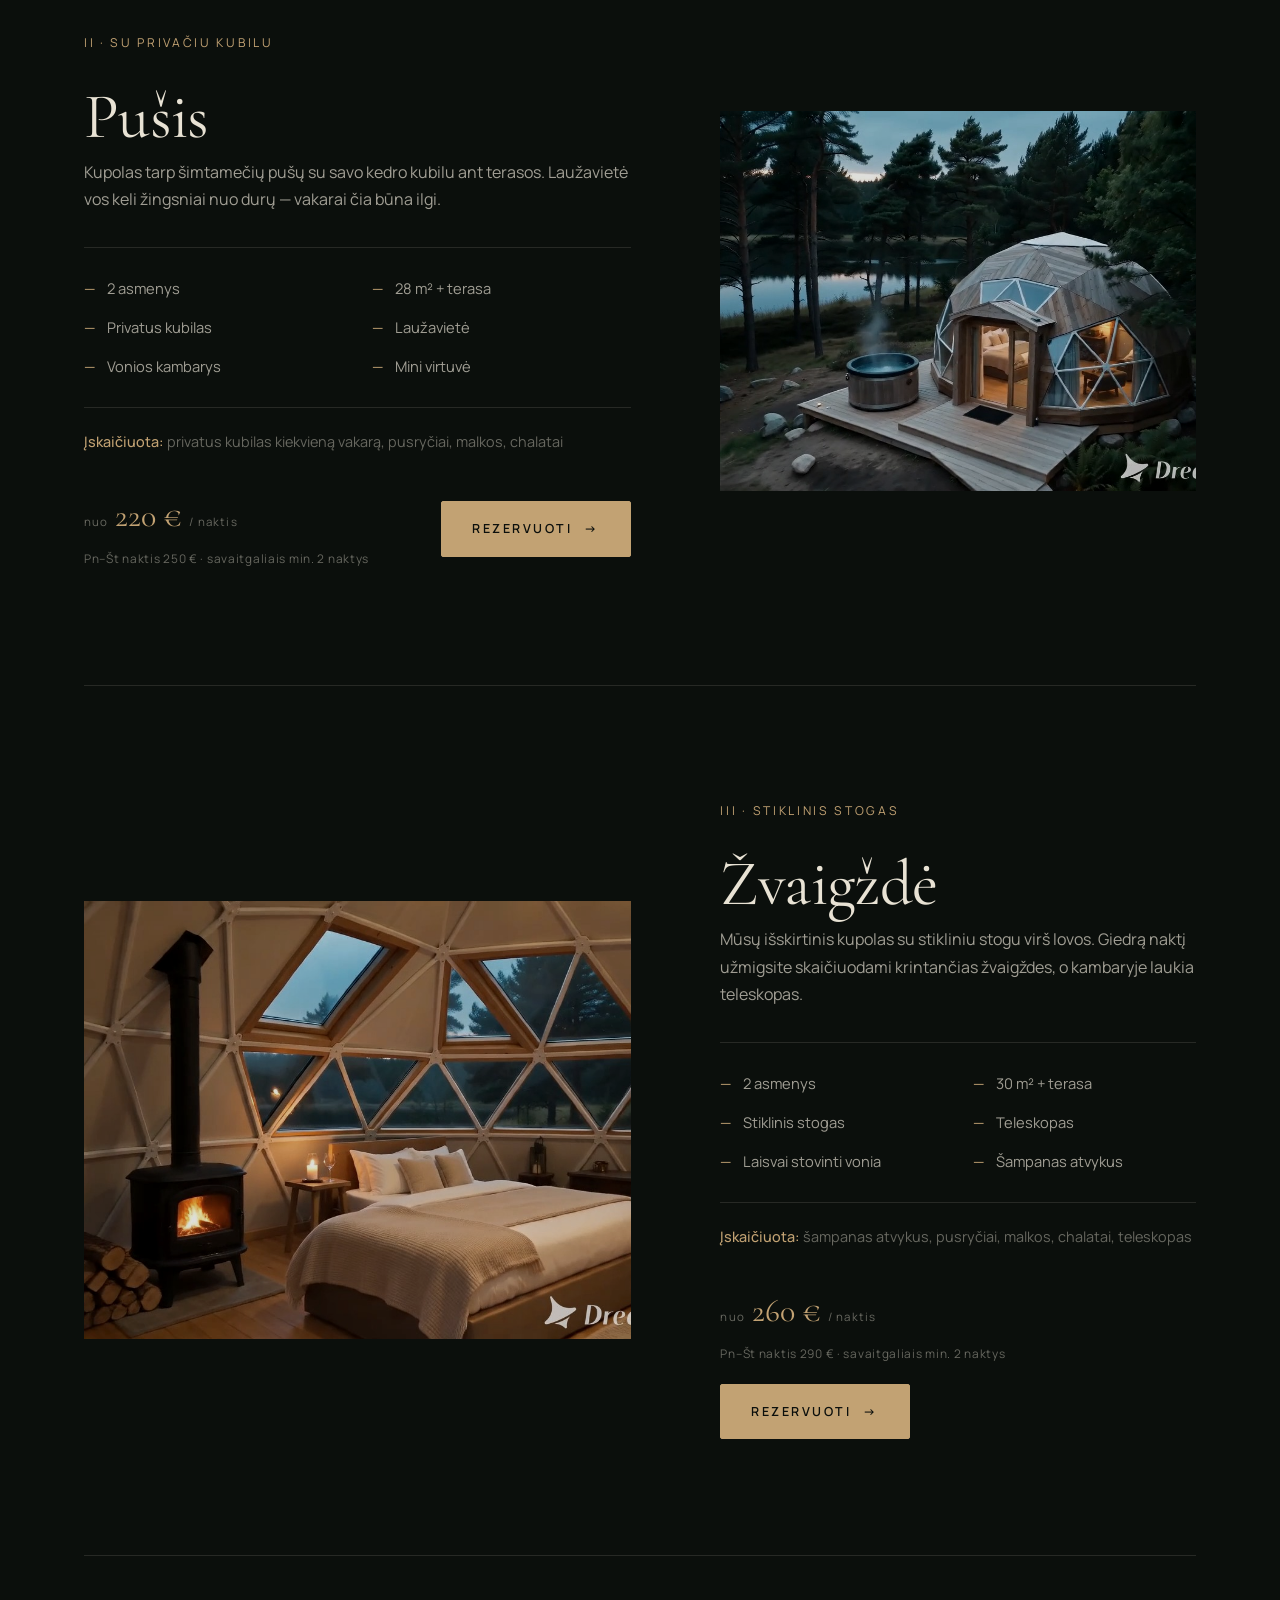
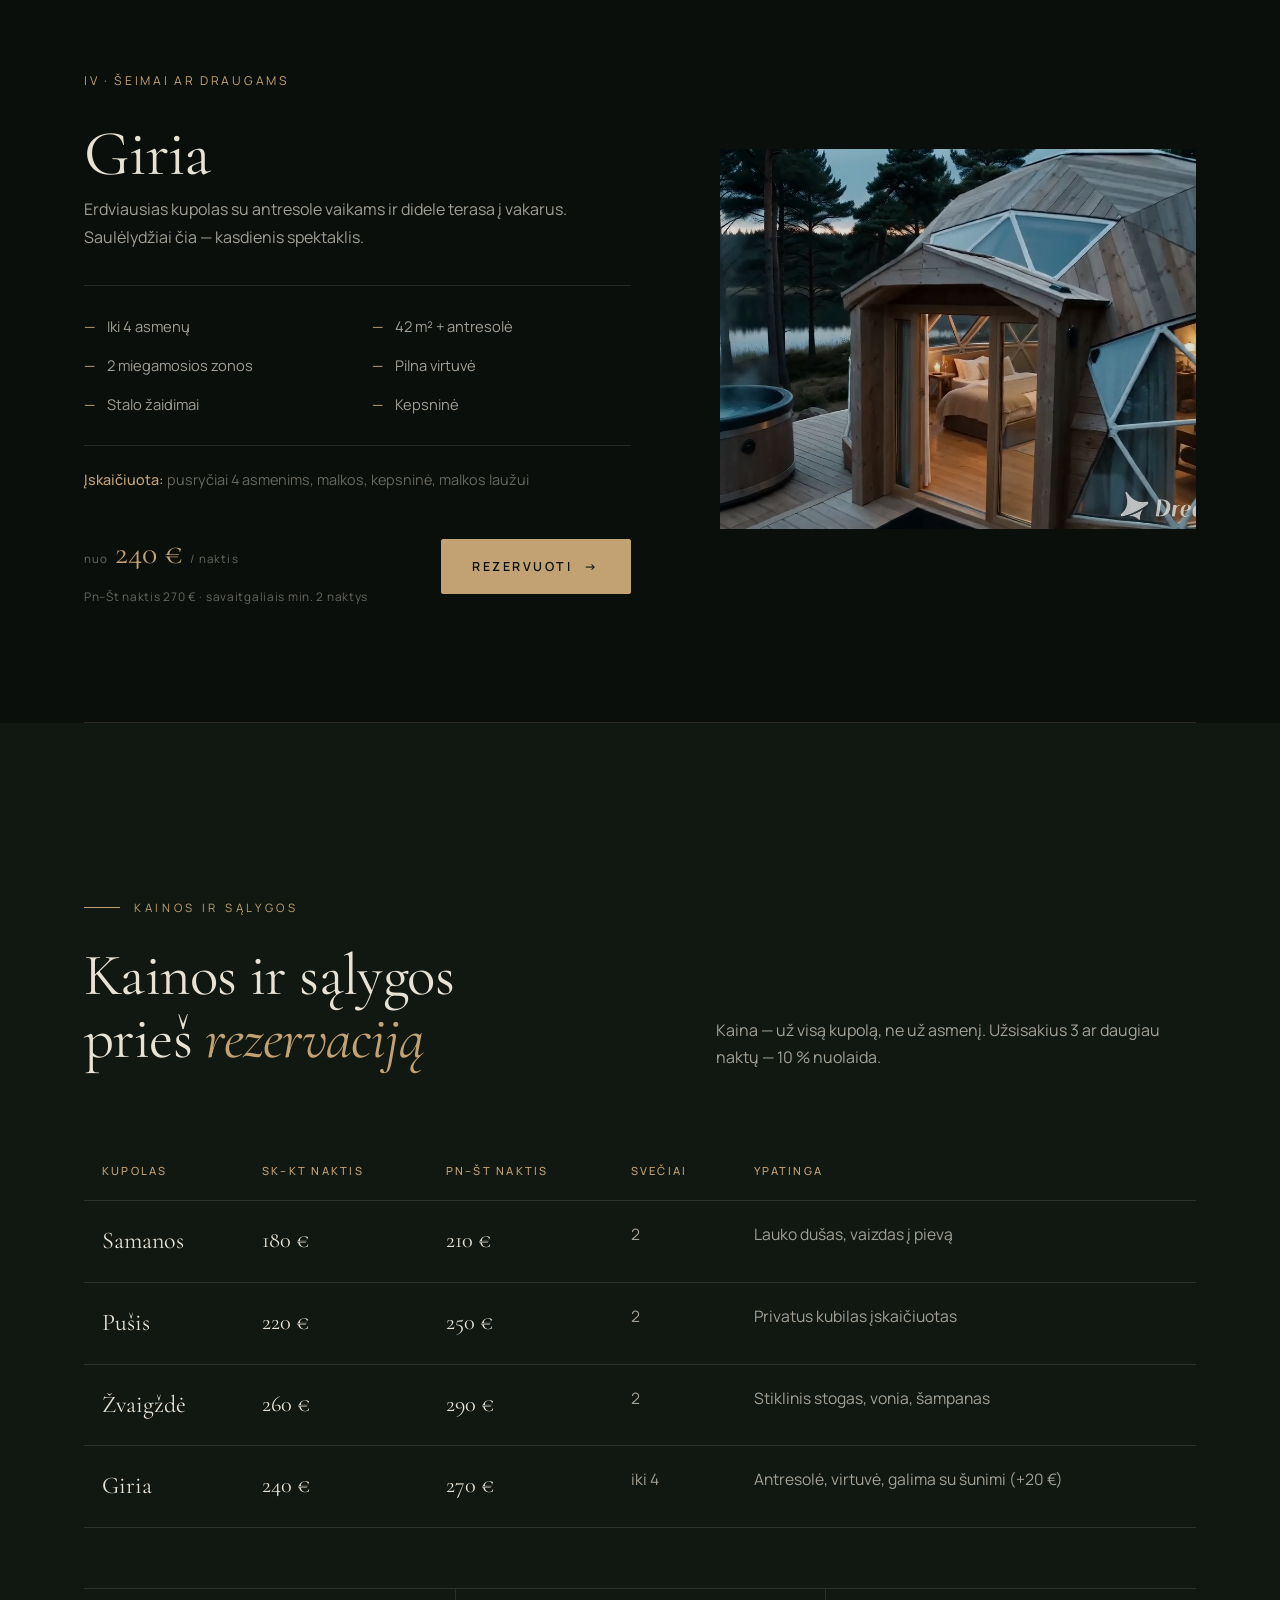
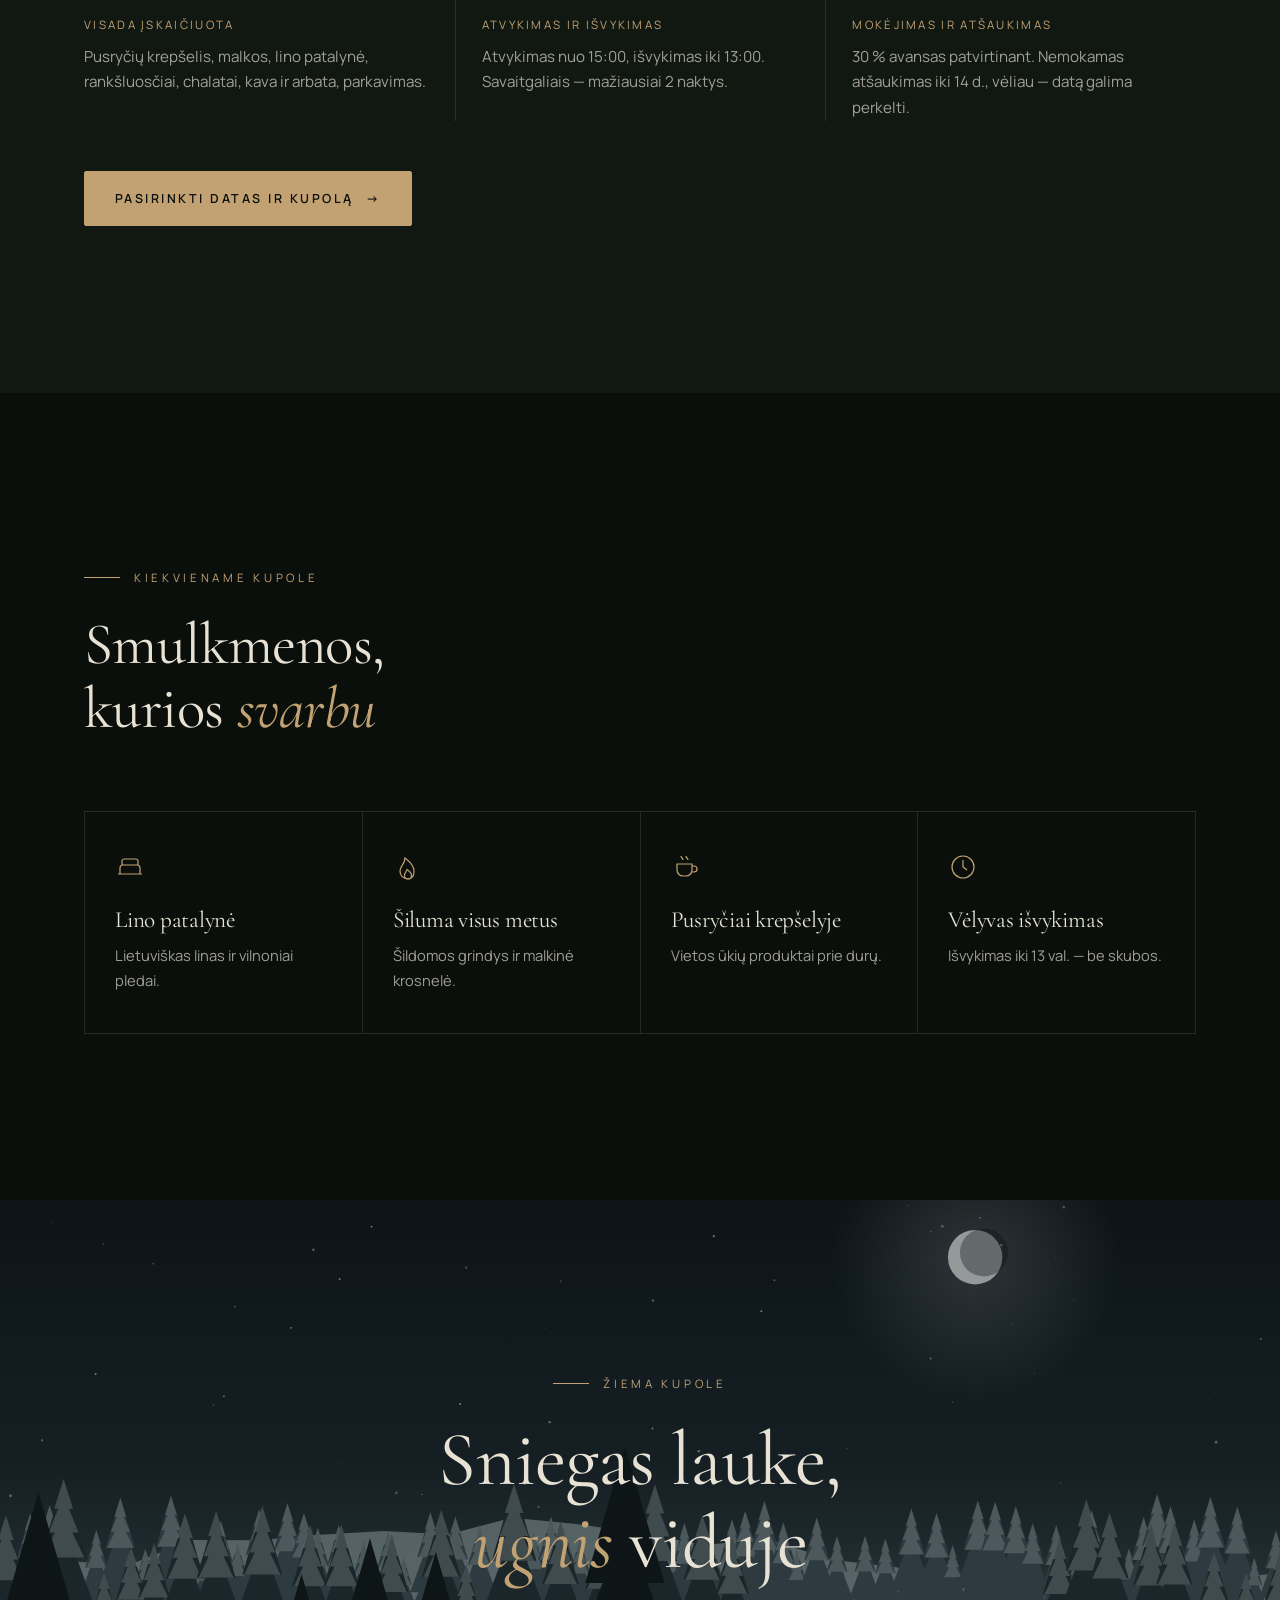
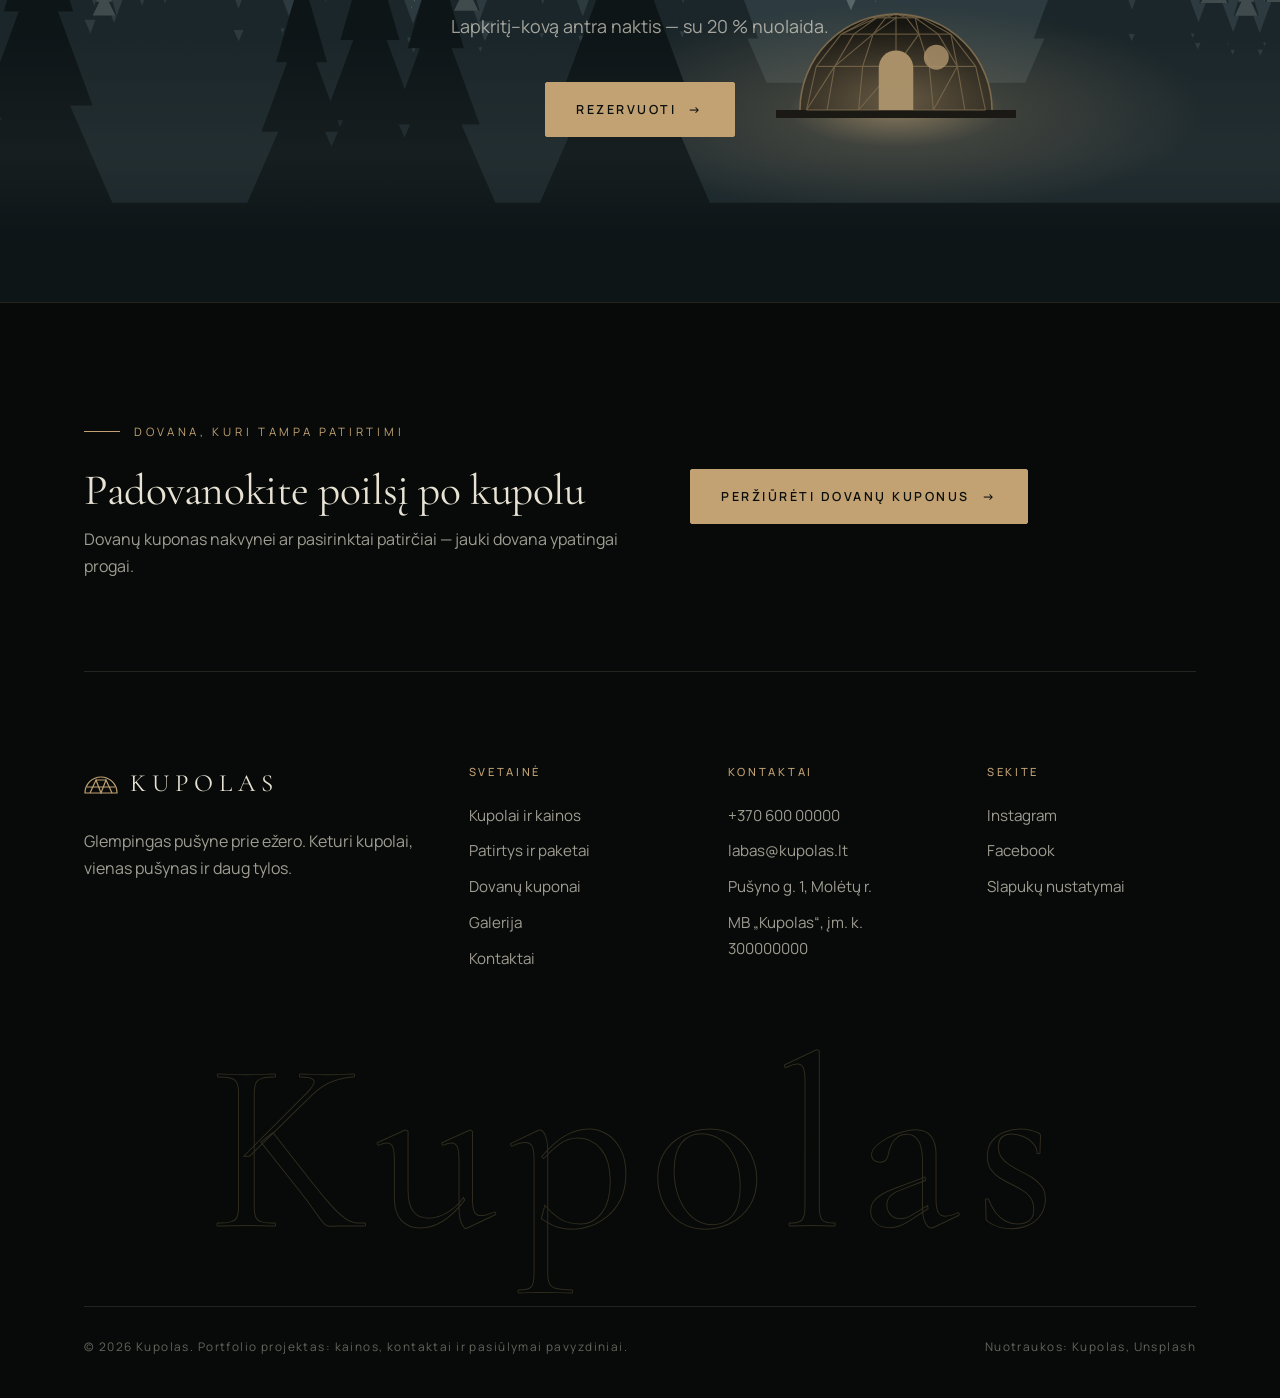
<file: kupolai.html>
<!DOCTYPE html>
<html lang="lt">
<head>
  <meta charset="UTF-8">
  <meta name="viewport" content="width=device-width, initial-scale=1">
  <title>Kupolai ir kainos Molėtų rajone | Nakvynė su kubilu – Kupolas</title>
  <meta name="description" content="Palyginkite keturis kupolus nakvynei Molėtų rajone: kainos nuo 180 € už naktį, patogumai ir sąlygos. Pasirinkite kupolą ir patikrinkite laisvas datas.">
  <meta property="og:title" content="Kupolai ir kainos — Kupolas">
  <meta property="og:url" content="https://alinadaugeliene-del.github.io/kupolas-demo/kupolai.html">
  <meta property="og:image" content="https://alinadaugeliene-del.github.io/kupolas-demo/images/kadras-01.jpg">
  <meta name="twitter:card" content="summary_large_image">
  <link rel="icon" href="favicon.svg" type="image/svg+xml">
  <meta name="theme-color" content="#0b0f0c">
  <link rel="preconnect" href="https://fonts.googleapis.com">
  <link rel="preconnect" href="https://fonts.gstatic.com" crossorigin>
  <link href="https://fonts.googleapis.com/css2?family=Cormorant+Garamond:ital,wght@0,400;0,500;1,400&family=Manrope:wght@300;400;500;600&subset=latin-ext&display=swap" rel="stylesheet">
  <link rel="stylesheet" href="css/style.css?v=8">
</head>
<body>

<header class="header">
  <div class="wrap">
    <a href="index.html" class="logo" aria-label="Kupolas — pradžia">
      <svg viewBox="0 0 34 22" fill="none" stroke="currentColor" stroke-width="1.2"><path d="M1 21 A16 16 0 0 1 33 21 Z"/><path d="M6 21 L12 8 L17 21 L22 8 L28 21 M12 8 L22 8 M3 15 L31 15"/></svg>
      <span>Kupolas</span>
    </a>
    <nav class="nav" aria-label="Pagrindinis meniu">
      <a href="index.html">Pradžia</a>
      <a href="kupolai.html" aria-current="page">Kupolai</a>
      <a href="patirtys.html">Patirtys</a>
      <a href="dovanos.html">Dovanos</a>
      <a href="galerija.html">Galerija</a>
      <a href="kontaktai.html">Kontaktai</a>
      <a href="kontaktai.html#rezervacija" class="btn">Rezervuoti</a>
    </nav>
    <button class="burger" aria-label="Meniu" aria-expanded="false"><span></span></button>
  </div>
</header>

<main>
  <section class="page-hero">
    <div class="scene" data-scene="mist" data-seed="5" data-img="images/kadras-01.jpg" data-w="2000" data-dome="0.7" data-dome-size="140"></div>
    <div class="wrap">
      <span class="eyebrow reveal">Nakvynė</span>
      <h1 class="reveal" data-delay="1">Kupolai ir kainos <em>Molėtų rajone</em></h1>
      <p class="lead reveal" data-delay="2">Palyginkite kupolus pagal erdvę, patogumus ir kainą. Pasirinkite poilsį dviese, kupolą su privačiu kubilu arba erdvesnį variantą šeimai. Nakvynė nuo 180 € už visą kupolą.</p>
    </div>
  </section>

  <section>
    <div class="wrap">
      <article class="dome" id="samanos">
        <div class="dome__media reveal"><div class="scene" data-scene="dawn" data-seed="21" data-img="images/kadras-03.jpg" data-w="1400" data-dome="0.5" data-dome-size="220"></div></div>
        <div class="reveal" data-delay="1">
          <span class="sub">I · Ramybei dviese</span>
          <h2>Samanos</h2>
          <p>Mažiausias ir jaukiausias mūsų kupolas, įsikūręs samanotoje daubos aikštelėje. Rytais pro panoraminį langą matyti, kaip rūkas kyla nuo pievos.</p>
          <div class="specs"><div>2 asmenys</div><div>24 m² + terasa</div><div>Karalienės dydžio lova</div><div>Malkinė krosnelė</div><div>Lauko dušas</div><div>Kavos kampelis</div></div>
          <p class="included"><b>Įskaičiuota:</b> pusryčiai, malkos, chalatai, lino patalynė, lauko dušas</p>
          <div class="dome__foot"><span class="price"><span>nuo</span> 180 € <span>/ naktis</span><small>Pn–Št naktis 210 € · savaitgaliais min. 2 naktys</small></span><a href="kontaktai.html?kupolas=Samanos#rezervacija" class="btn">Rezervuoti <span class="arrow">→</span></a></div>
        </div>
      </article>

      <article class="dome" id="pusis">
        <div class="dome__media reveal"><div class="scene" data-scene="ember" data-seed="27" data-img="images/kadras-06.jpg" data-w="1400" data-dome="0.42" data-dome-size="200"></div></div>
        <div class="reveal" data-delay="1">
          <span class="sub">II · Su privačiu kubilu</span>
          <h2>Pušis</h2>
          <p>Kupolas tarp šimtamečių pušų su savo kedro kubilu ant terasos. Laužavietė vos keli žingsniai nuo durų — vakarai čia būna ilgi.</p>
          <div class="specs"><div>2 asmenys</div><div>28 m² + terasa</div><div>Privatus kubilas</div><div>Laužavietė</div><div>Vonios kambarys</div><div>Mini virtuvė</div></div>
          <p class="included"><b>Įskaičiuota:</b> privatus kubilas kiekvieną vakarą, pusryčiai, malkos, chalatai</p>
          <div class="dome__foot"><span class="price"><span>nuo</span> 220 € <span>/ naktis</span><small>Pn–Št naktis 250 € · savaitgaliais min. 2 naktys</small></span><a href="kontaktai.html?kupolas=Pušis#rezervacija" class="btn">Rezervuoti <span class="arrow">→</span></a></div>
        </div>
      </article>

      <article class="dome" id="zvaigzde">
        <div class="dome__media reveal"><div class="scene" data-scene="night" data-seed="34" data-img="images/kadras-12.jpg" data-w="1400" data-dome="0.5" data-dome-size="200"></div></div>
        <div class="reveal" data-delay="1">
          <span class="sub">III · Stiklinis stogas</span>
          <h2>Žvaigždė</h2>
          <p>Mūsų išskirtinis kupolas su stikliniu stogu virš lovos. Giedrą naktį užmigsite skaičiuodami krintančias žvaigždes, o kambaryje laukia teleskopas.</p>
          <div class="specs"><div>2 asmenys</div><div>30 m² + terasa</div><div>Stiklinis stogas</div><div>Teleskopas</div><div>Laisvai stovinti vonia</div><div>Šampanas atvykus</div></div>
          <p class="included"><b>Įskaičiuota:</b> šampanas atvykus, pusryčiai, malkos, chalatai, teleskopas</p>
          <div class="dome__foot"><span class="price"><span>nuo</span> 260 € <span>/ naktis</span><small>Pn–Št naktis 290 € · savaitgaliais min. 2 naktys</small></span><a href="kontaktai.html?kupolas=Žvaigždė#rezervacija" class="btn">Rezervuoti <span class="arrow">→</span></a></div>
        </div>
      </article>

      <article class="dome" id="giria">
        <div class="dome__media reveal"><div class="scene" data-scene="dusk" data-seed="45" data-img="images/kadras-09.jpg" data-w="1400" data-dome="0.55" data-dome-size="200"></div></div>
        <div class="reveal" data-delay="1">
          <span class="sub">IV · Šeimai ar draugams</span>
          <h2>Giria</h2>
          <p>Erdviausias kupolas su antresole vaikams ir didele terasa į vakarus. Saulėlydžiai čia — kasdienis spektaklis.</p>
          <div class="specs"><div>Iki 4 asmenų</div><div>42 m² + antresolė</div><div>2 miegamosios zonos</div><div>Pilna virtuvė</div><div>Stalo žaidimai</div><div>Kepsninė</div></div>
          <p class="included"><b>Įskaičiuota:</b> pusryčiai 4 asmenims, malkos, kepsninė, malkos laužui</p>
          <div class="dome__foot"><span class="price"><span>nuo</span> 240 € <span>/ naktis</span><small>Pn–Št naktis 270 € · savaitgaliais min. 2 naktys</small></span><a href="kontaktai.html?kupolas=Giria#rezervacija" class="btn">Rezervuoti <span class="arrow">→</span></a></div>
        </div>
      </article>
    </div>
  </section>

  <section class="section section--moss" id="kainos">
    <div class="wrap">
      <div class="section-head">
        <div>
          <span class="eyebrow reveal">Kainos ir sąlygos</span>
          <h2 class="reveal" data-delay="1">Kainos ir sąlygos prieš <em>rezervaciją</em></h2>
        </div>
        <p class="reveal" data-delay="2">Kaina — už visą kupolą, ne už asmenį. Užsisakius 3 ar daugiau naktų — 10 % nuolaida.</p>
      </div>
      <div class="table-wrap reveal">
        <table class="price-table">
          <thead><tr><th>Kupolas</th><th>Sk–Kt naktis</th><th>Pn–Št naktis</th><th>Svečiai</th><th>Ypatinga</th></tr></thead>
          <tbody>
            <tr><td>Samanos</td><td class="num">180 €</td><td class="num">210 €</td><td>2</td><td>Lauko dušas, vaizdas į pievą</td></tr>
            <tr><td>Pušis</td><td class="num">220 €</td><td class="num">250 €</td><td>2</td><td>Privatus kubilas įskaičiuotas</td></tr>
            <tr><td>Žvaigždė</td><td class="num">260 €</td><td class="num">290 €</td><td>2</td><td>Stiklinis stogas, vonia, šampanas</td></tr>
            <tr><td>Giria</td><td class="num">240 €</td><td class="num">270 €</td><td>iki 4</td><td>Antresolė, virtuvė, galima su šunimi (+20 €)</td></tr>
          </tbody>
        </table>
      </div>
      <div class="terms reveal">
        <div><h4>Visada įskaičiuota</h4><p>Pusryčių krepšelis, malkos, lino patalynė, rankšluosčiai, chalatai, kava ir arbata, parkavimas.</p></div>
        <div><h4>Atvykimas ir išvykimas</h4><p>Atvykimas nuo 15:00, išvykimas iki 13:00. Savaitgaliais — mažiausiai 2 naktys.</p></div>
        <div><h4>Mokėjimas ir atšaukimas</h4><p>30 % avansas patvirtinant. Nemokamas atšaukimas iki 14 d., vėliau — datą galima perkelti.</p></div>
      </div>
      <div class="reveal" style="margin-top:50px"><a href="kontaktai.html#rezervacija" class="btn">Pasirinkti datas ir kupolą <span class="arrow">→</span></a></div>
    </div>
  </section>

  <section class="section">
    <div class="wrap">
      <div class="section-head">
        <div>
          <span class="eyebrow reveal">Kiekviename kupole</span>
          <h2 class="reveal" data-delay="1">Smulkmenos, kurios <em>svarbu</em></h2>
        </div>
      </div>
      <div class="amenities reveal">
        <div class="amenity"><svg viewBox="0 0 30 30" fill="none" stroke="currentColor" stroke-width="1.2"><path d="M3 22h24M5 22v-6a3 3 0 0 1 3-3h14a3 3 0 0 1 3 3v6M7 13V9a2 2 0 0 1 2-2h12a2 2 0 0 1 2 2v4"/></svg><h4>Lino patalynė</h4><p>Lietuviškas linas ir vilnoniai pledai.</p></div>
        <div class="amenity"><svg viewBox="0 0 30 30" fill="none" stroke="currentColor" stroke-width="1.2"><path d="M15 27c-5 0-8-3.5-8-8 0-5 5-7 5-13 4 3 9 7 9 13 0 4.5-2 8-6 8z"/><path d="M15 27c-2 0-3.5-1.6-3.5-3.8 0-2.4 2-3.3 2.5-5.7 2 1.5 4.5 3 4.5 5.7 0 2.2-1.5 3.8-3.5 3.8z"/></svg><h4>Šiluma visus metus</h4><p>Šildomos grindys ir malkinė krosnelė.</p></div>
        <div class="amenity"><svg viewBox="0 0 30 30" fill="none" stroke="currentColor" stroke-width="1.2"><path d="M6 12h15v6a6 6 0 0 1-6 6h-3a6 6 0 0 1-6-6v-6zM21 14h2a3 3 0 0 1 0 6h-2M10 4c0 2 2 2 2 4M15 4c0 2 2 2 2 4"/></svg><h4>Pusryčiai krepšelyje</h4><p>Vietos ūkių produktai prie durų.</p></div>
        <div class="amenity"><svg viewBox="0 0 30 30" fill="none" stroke="currentColor" stroke-width="1.2"><circle cx="15" cy="15" r="11"/><path d="M15 8v7l4 3"/></svg><h4>Vėlyvas išvykimas</h4><p>Išvykimas iki 13 val. — be skubos.</p></div>
      </div>
    </div>
  </section>

  <section class="cta">
    <div class="scene" data-scene="frost" data-seed="62" data-img="photo-1654756451106-1b8e65da7f70" data-w="2000" data-dome="0.7" data-dome-size="120"></div>
    <div class="wrap">
      <span class="eyebrow reveal">Žiema kupole</span>
      <h2 class="reveal" data-delay="1">Sniegas lauke, <em>ugnis</em> viduje</h2>
      <p class="lead reveal" data-delay="2">Lapkritį–kovą antra naktis — su 20 % nuolaida.</p>
      <a href="kontaktai.html#rezervacija" class="btn reveal" data-delay="3">Rezervuoti <span class="arrow">→</span></a>
    </div>
  </section>
</main>

<footer class="footer">
  <div class="wrap">
    <div class="newsletter reveal">
      <div>
        <span class="eyebrow">Dovana, kuri tampa patirtimi</span>
        <h3>Padovanokite poilsį po kupolu</h3>
        <p>Dovanų kuponas nakvynei ar pasirinktai patirčiai — jauki dovana ypatingai progai.</p>
      </div>
      <div class="newsletter__form">
        <a href="dovanos.html" class="btn">Peržiūrėti dovanų kuponus <span class="arrow">→</span></a>
      </div>
    </div>
    <div class="footer__top">
      <div class="footer__brand">
        <a href="index.html" class="logo"><svg viewBox="0 0 34 22" fill="none" stroke="currentColor" stroke-width="1.2"><path d="M1 21 A16 16 0 0 1 33 21 Z"/><path d="M6 21 L12 8 L17 21 L22 8 L28 21 M12 8 L22 8 M3 15 L31 15"/></svg><span>Kupolas</span></a>
        <p>Glempingas pušyne prie ežero. Keturi kupolai, vienas pušynas ir daug tylos.</p>
      </div>
      <div><h5>Svetainė</h5><ul><li><a href="kupolai.html">Kupolai ir kainos</a></li><li><a href="patirtys.html">Patirtys ir paketai</a></li><li><a href="dovanos.html">Dovanų kuponai</a></li><li><a href="galerija.html">Galerija</a></li><li><a href="kontaktai.html">Kontaktai</a></li></ul></div>
      <div><h5>Kontaktai</h5><ul><li><a href="tel:+37060000000">+370 600 00000</a></li><li><a href="mailto:labas@kupolas.lt">labas@kupolas.lt</a></li><li>Pušyno g. 1, Molėtų r.</li><li>MB „Kupolas“, įm. k. 300000000</li></ul></div>
      <div><h5>Sekite</h5><ul><li><a href="https://instagram.com" target="_blank" rel="noopener">Instagram</a></li><li><a href="https://facebook.com" target="_blank" rel="noopener">Facebook</a></li><li><a href="#" data-cookie-settings>Slapukų nustatymai</a></li></ul></div>
    </div>
    <div class="footer__word" aria-hidden="true">Kupolas</div>
    <div class="footer__bottom"><span>© <span data-year></span> Kupolas. Portfolio projektas: kainos, kontaktai ir pasiūlymai pavyzdiniai.</span><span>Nuotraukos: Kupolas, <a href="https://unsplash.com" target="_blank" rel="noopener">Unsplash</a></span></div>
  </div>
</footer>

<script src="js/main.js?v=3"></script>
</body>
</html>
</file>
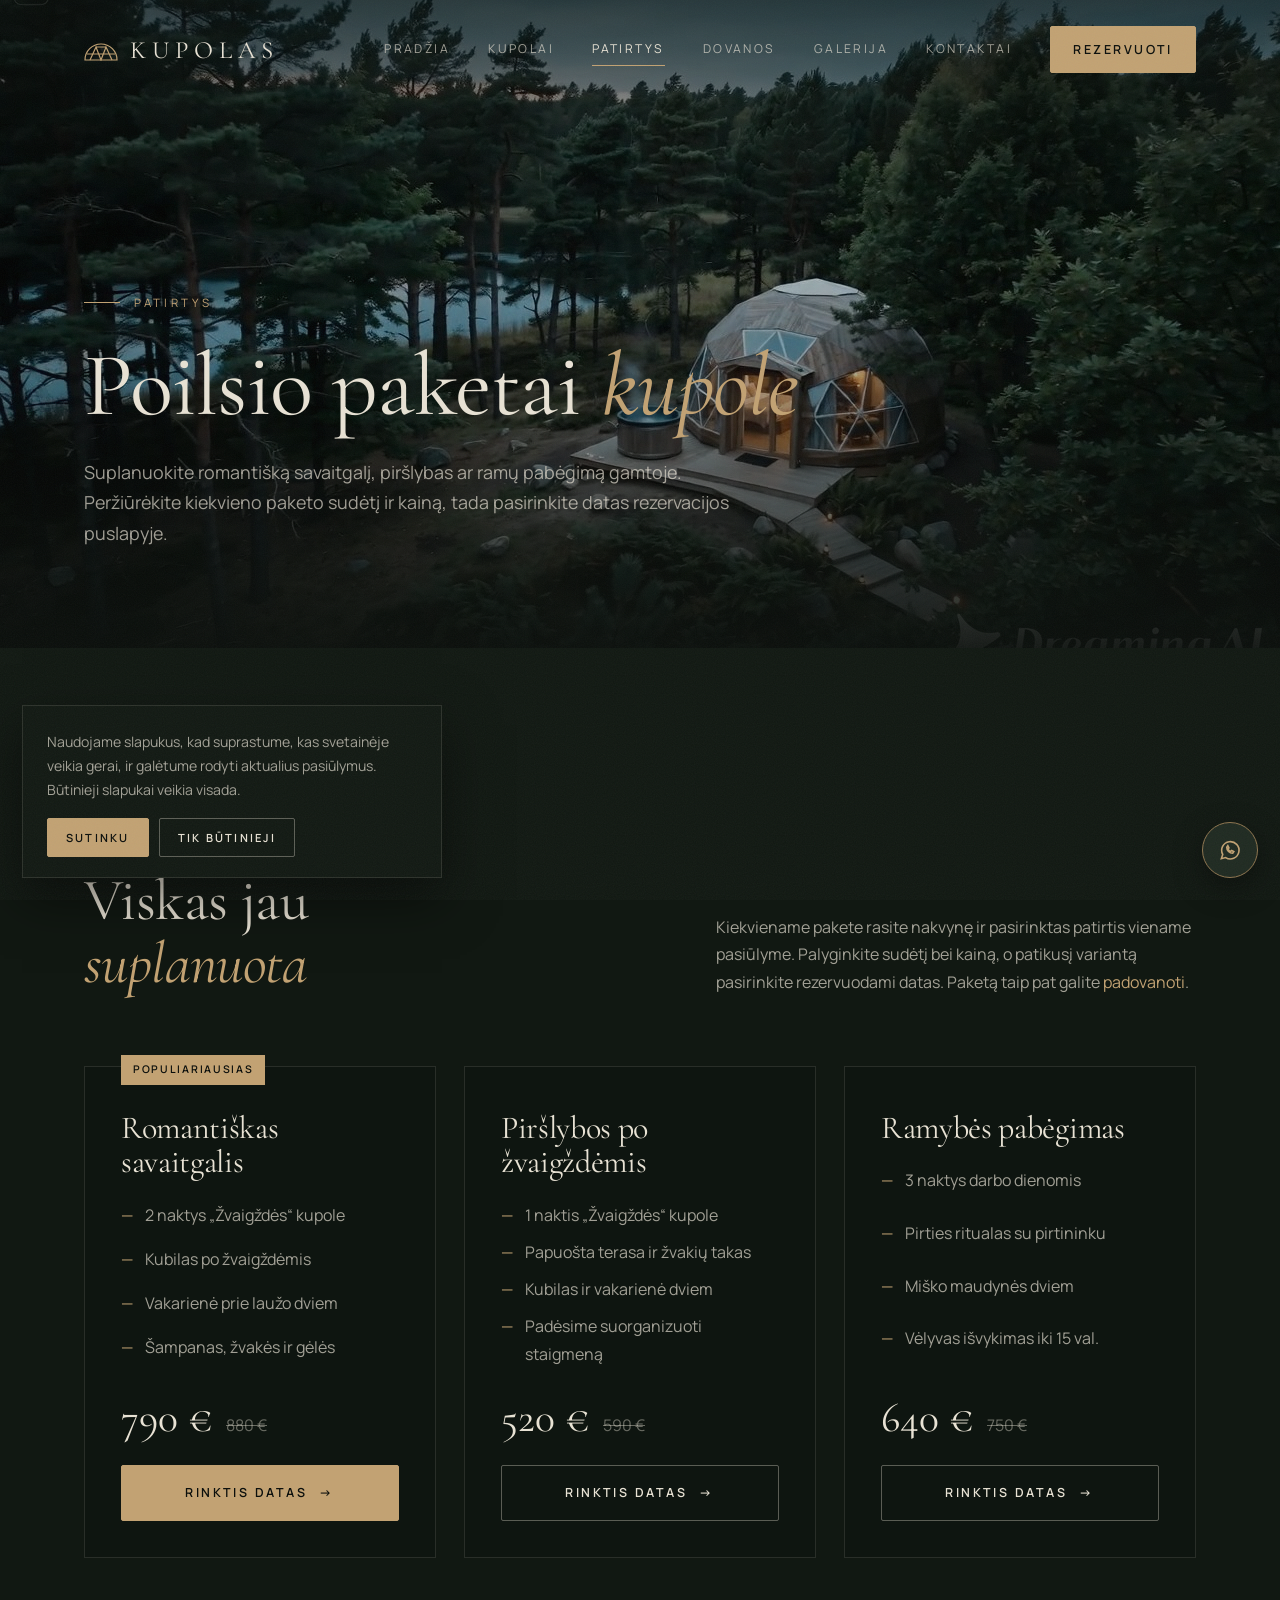
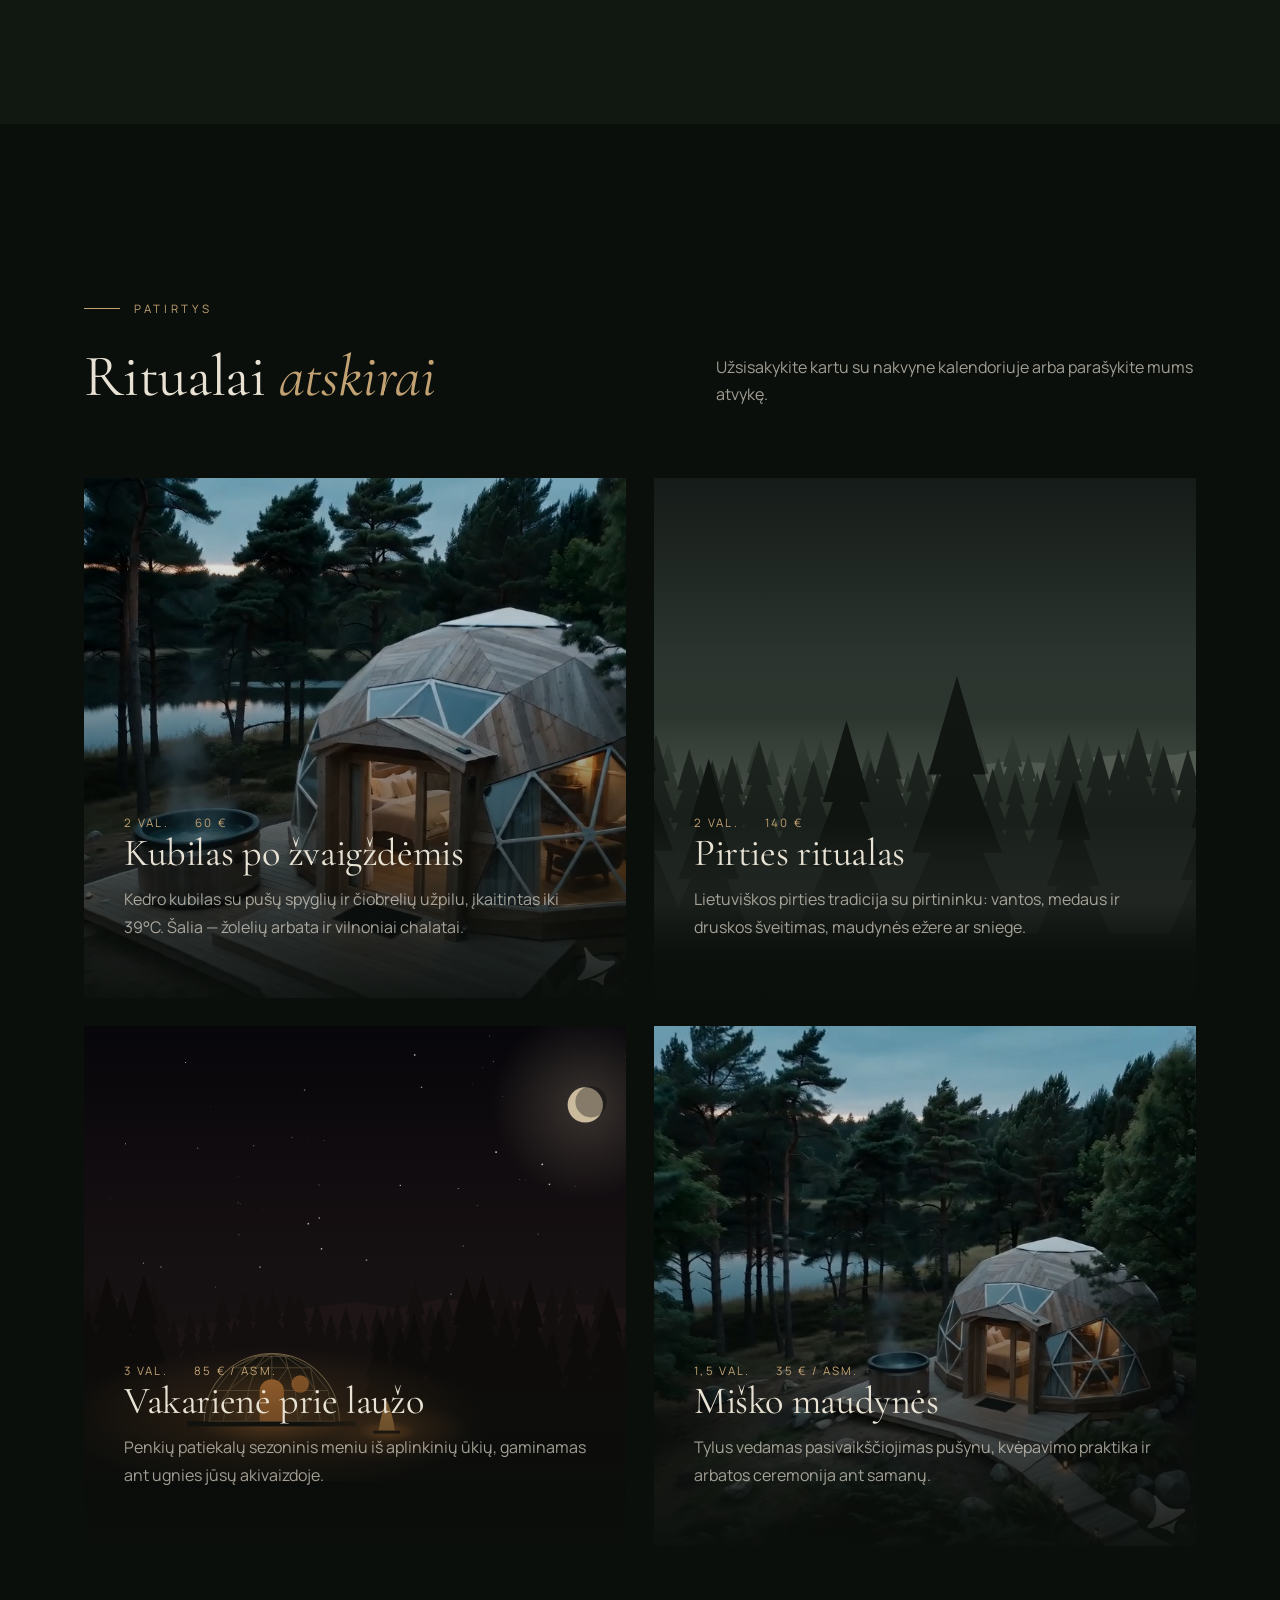
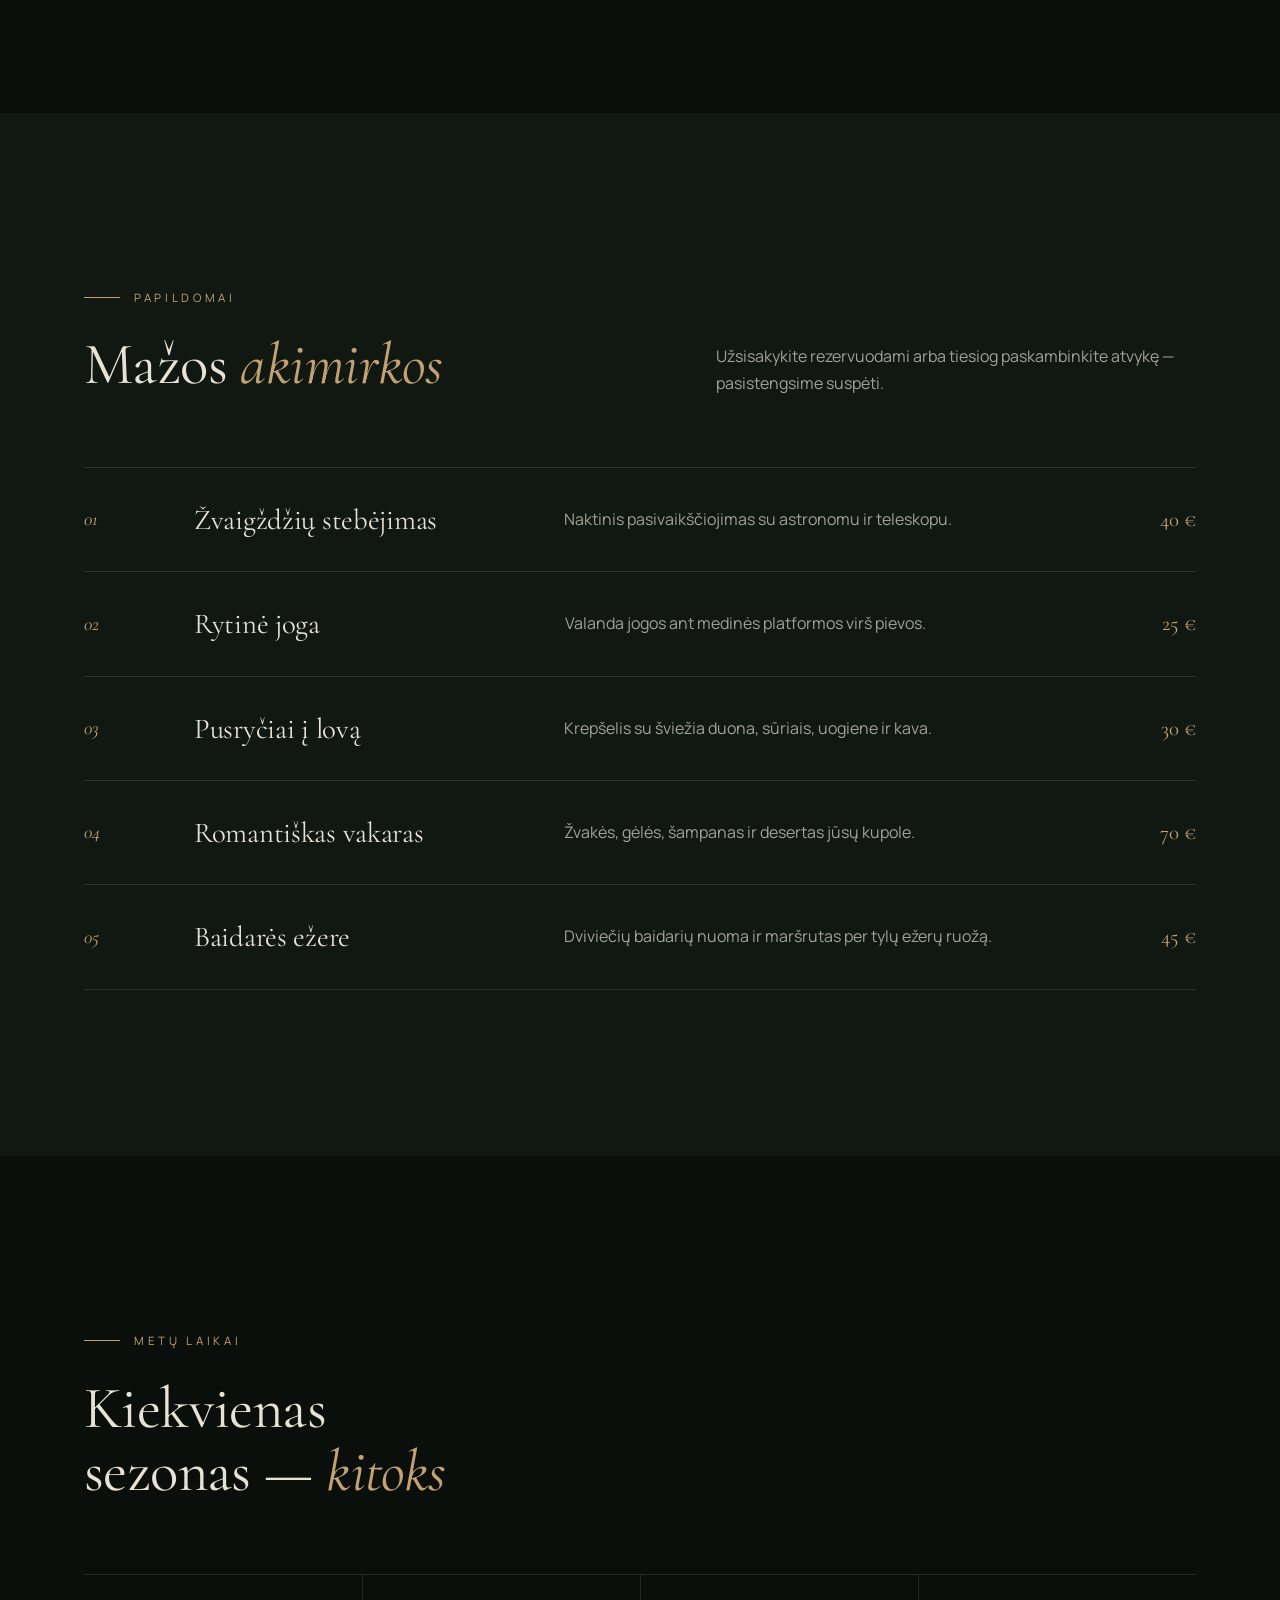
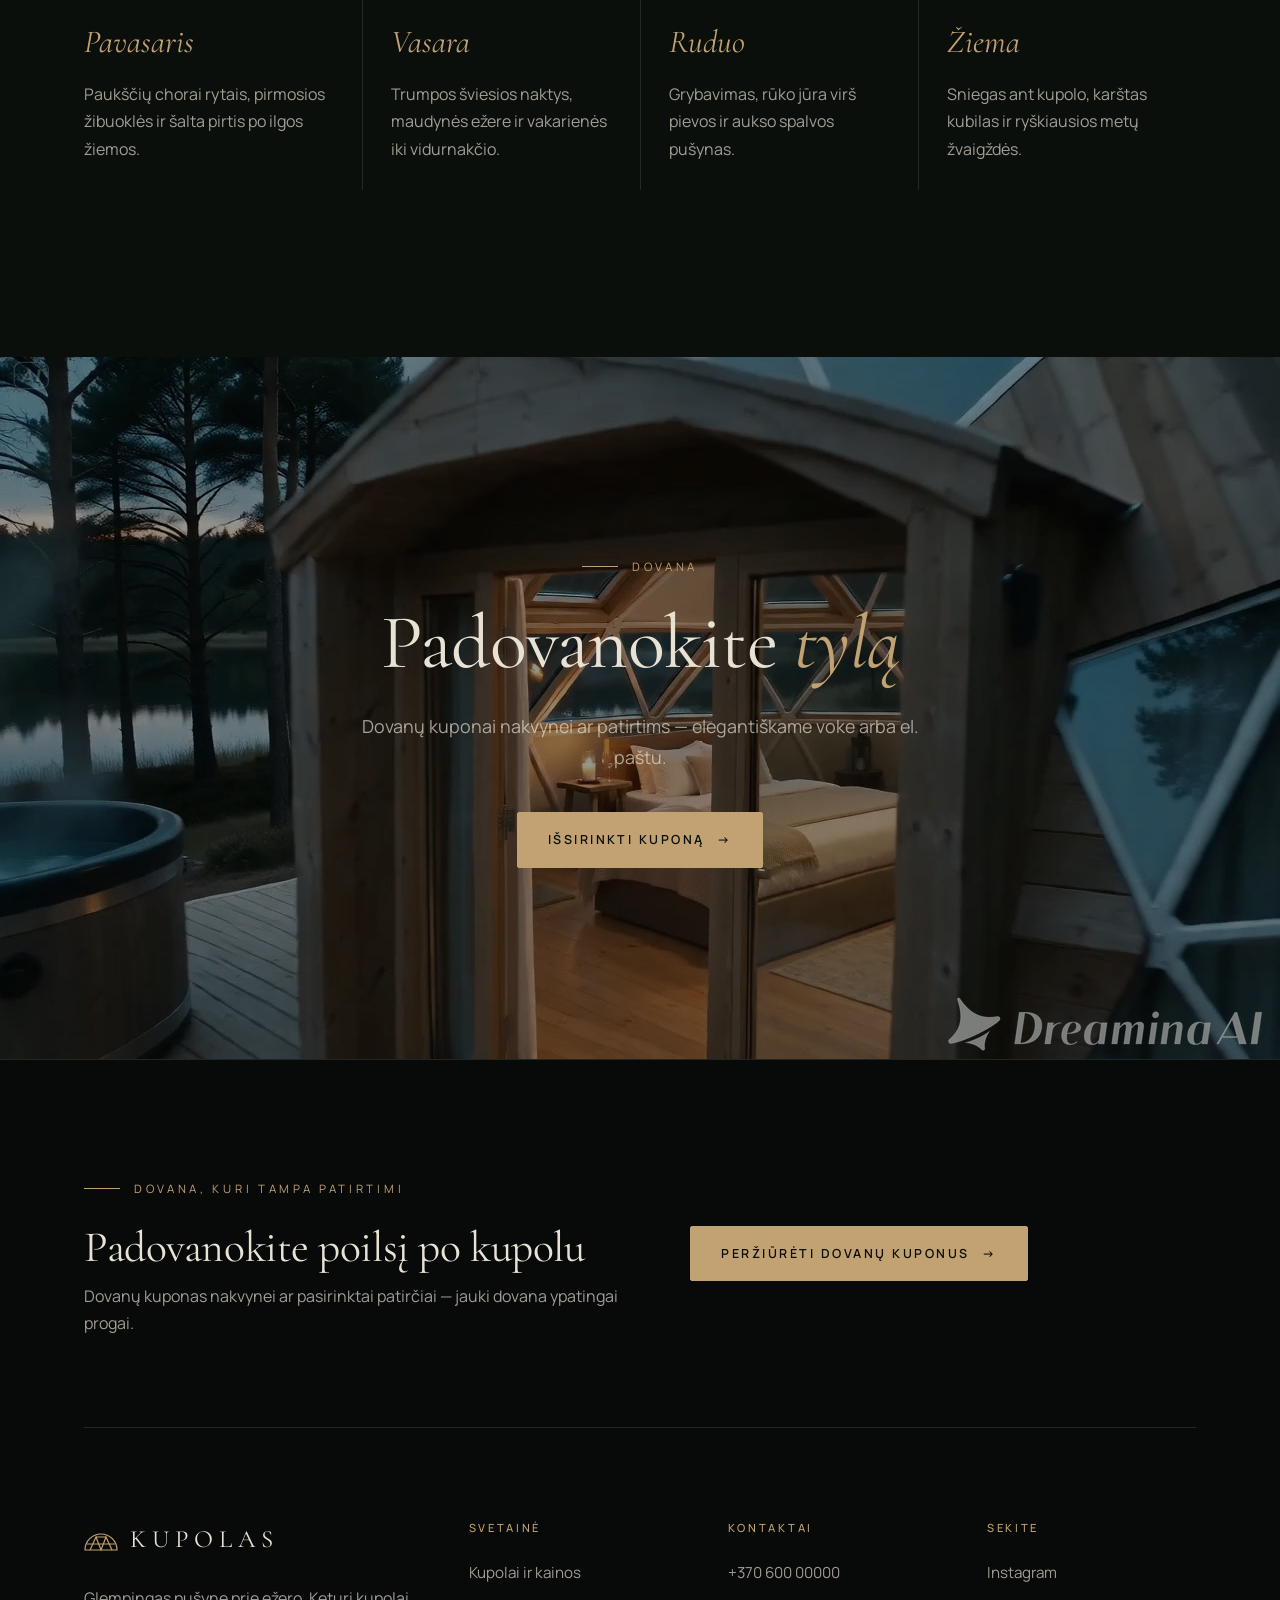
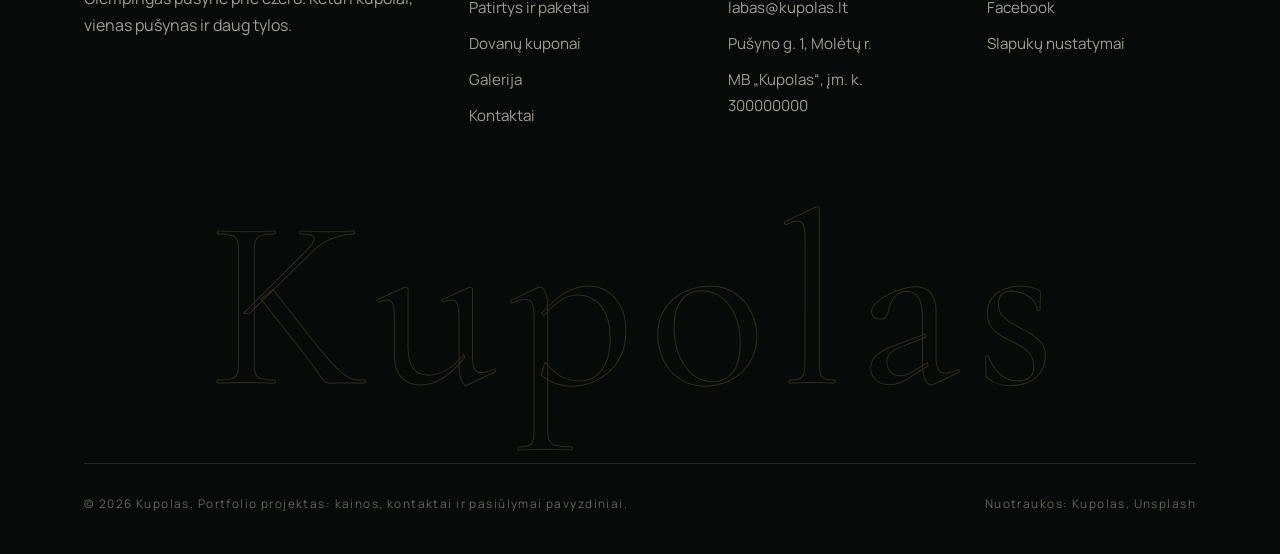
<file: patirtys.html>
<!DOCTYPE html>
<html lang="lt">
<head>
  <meta charset="UTF-8">
  <meta name="viewport" content="width=device-width, initial-scale=1">
  <title>Romantiškas savaitgalis kupole su kubilu | Patirtys – Kupolas</title>
  <meta name="description" content="Rinkitės romantišką savaitgalį kupole, piršlybų paketą ar poilsį su pirtimi Molėtų rajone. Peržiūrėkite, kas įskaičiuota, kainas ir datas.">
  <meta property="og:title" content="Patirtys ir paketai — Kupolas">
  <meta property="og:url" content="https://alinadaugeliene-del.github.io/kupolas-demo/patirtys.html">
  <meta property="og:image" content="https://alinadaugeliene-del.github.io/kupolas-demo/images/kadras-07.jpg">
  <meta name="twitter:card" content="summary_large_image">
  <link rel="icon" href="favicon.svg" type="image/svg+xml">
  <meta name="theme-color" content="#0b0f0c">
  <link rel="preconnect" href="https://fonts.googleapis.com">
  <link rel="preconnect" href="https://fonts.gstatic.com" crossorigin>
  <link href="https://fonts.googleapis.com/css2?family=Cormorant+Garamond:ital,wght@0,400;0,500;1,400&family=Manrope:wght@300;400;500;600&subset=latin-ext&display=swap" rel="stylesheet">
  <link rel="stylesheet" href="css/style.css?v=8">
</head>
<body>

<header class="header">
  <div class="wrap">
    <a href="index.html" class="logo" aria-label="Kupolas — pradžia">
      <svg viewBox="0 0 34 22" fill="none" stroke="currentColor" stroke-width="1.2"><path d="M1 21 A16 16 0 0 1 33 21 Z"/><path d="M6 21 L12 8 L17 21 L22 8 L28 21 M12 8 L22 8 M3 15 L31 15"/></svg>
      <span>Kupolas</span>
    </a>
    <nav class="nav" aria-label="Pagrindinis meniu">
      <a href="index.html">Pradžia</a>
      <a href="kupolai.html">Kupolai</a>
      <a href="patirtys.html" aria-current="page">Patirtys</a>
      <a href="dovanos.html">Dovanos</a>
      <a href="galerija.html">Galerija</a>
      <a href="kontaktai.html">Kontaktai</a>
      <a href="kontaktai.html#rezervacija" class="btn">Rezervuoti</a>
    </nav>
    <button class="burger" aria-label="Meniu" aria-expanded="false"><span></span></button>
  </div>
</header>

<main>
  <section class="page-hero">
    <div class="scene" data-scene="dusk" data-seed="9" data-img="images/kadras-02.jpg" data-w="2000" data-dome="0.3" data-dome-size="120"></div>
    <div class="wrap">
      <span class="eyebrow reveal">Patirtys</span>
      <h1 class="reveal" data-delay="1">Poilsio paketai <em>kupole</em></h1>
      <p class="lead reveal" data-delay="2">Suplanuokite romantišką savaitgalį, piršlybas ar ramų pabėgimą gamtoje. Peržiūrėkite kiekvieno paketo sudėtį ir kainą, tada pasirinkite datas rezervacijos puslapyje.</p>
    </div>
  </section>

  <section class="section section--moss" id="paketai">
    <div class="wrap">
      <div class="section-head">
        <div>
          <span class="eyebrow reveal">Paketai</span>
          <h2 class="reveal" data-delay="1">Viskas jau <em>suplanuota</em></h2>
        </div>
        <p class="reveal" data-delay="2">Kiekviename pakete rasite nakvynę ir pasirinktas patirtis viename pasiūlyme. Palyginkite sudėtį bei kainą, o patikusį variantą pasirinkite rezervuodami datas. Paketą taip pat galite <a href="dovanos.html" style="color:var(--brass)">padovanoti</a>.</p>
      </div>
      <div class="packages">
        <article class="package reveal">
          <span class="package__tag">Populiariausias</span>
          <h3>Romantiškas savaitgalis</h3>
          <ul><li>2 naktys „Žvaigždės“ kupole</li><li>Kubilas po žvaigždėmis</li><li>Vakarienė prie laužo dviem</li><li>Šampanas, žvakės ir gėlės</li></ul>
          <div class="package__price"><b>790 €</b><s>880 €</s></div>
          <a href="kontaktai.html?kupolas=Žvaigždė&amp;paketas=Romantiškas%20savaitgalis#rezervacija" class="btn">Rinktis datas <span class="arrow">→</span></a>
        </article>
        <article class="package reveal" data-delay="1">
          <h3>Piršlybos po žvaigždėmis</h3>
          <ul><li>1 naktis „Žvaigždės“ kupole</li><li>Papuošta terasa ir žvakių takas</li><li>Kubilas ir vakarienė dviem</li><li>Padėsime suorganizuoti staigmeną</li></ul>
          <div class="package__price"><b>520 €</b><s>590 €</s></div>
          <a href="kontaktai.html?kupolas=Žvaigždė&amp;paketas=Piršlybos%20po%20žvaigždėmis#rezervacija" class="btn btn--ghost">Rinktis datas <span class="arrow">→</span></a>
        </article>
        <article class="package reveal" data-delay="2">
          <h3>Ramybės pabėgimas</h3>
          <ul><li>3 naktys darbo dienomis</li><li>Pirties ritualas su pirtininku</li><li>Miško maudynės dviem</li><li>Vėlyvas išvykimas iki 15 val.</li></ul>
          <div class="package__price"><b>640 €</b><s>750 €</s></div>
          <a href="kontaktai.html?kupolas=Samanos&amp;paketas=Ramybės%20pabėgimas#rezervacija" class="btn btn--ghost">Rinktis datas <span class="arrow">→</span></a>
        </article>
      </div>
    </div>
  </section>

  <section class="section">
    <div class="wrap">
      <div class="section-head">
        <div>
          <span class="eyebrow reveal">Patirtys</span>
          <h2 class="reveal" data-delay="1">Ritualai <em>atskirai</em></h2>
        </div>
        <p class="reveal" data-delay="2">Užsisakykite kartu su nakvyne kalendoriuje arba parašykite mums atvykę.</p>
      </div>
      <div class="tiles">
        <article class="tile reveal">
          <div class="scene" data-scene="night" data-seed="71" data-img="images/kadras-07.jpg" data-w="1400" data-dome="0.62" data-dome-size="150"></div>
          <div class="tile__body">
            <div class="tile__meta"><span>2 val.</span><span>60 €</span></div>
            <h3>Kubilas po žvaigždėmis</h3>
            <p>Kedro kubilas su pušų spyglių ir čiobrelių užpilu, įkaitintas iki 39°C. Šalia — žolelių arbata ir vilnoniai chalatai.</p>
          </div>
        </article>
        <article class="tile reveal" data-delay="1">
          <div class="scene" data-scene="mist" data-seed="72" data-img="photo-1660735698223-23a4edefa264" data-w="1400" data-dome="none"></div>
          <div class="tile__body">
            <div class="tile__meta"><span>2 val.</span><span>140 €</span></div>
            <h3>Pirties ritualas</h3>
            <p>Lietuviškos pirties tradicija su pirtininku: vantos, medaus ir druskos šveitimas, maudynės ežere ar sniege.</p>
          </div>
        </article>
        <article class="tile reveal">
          <div class="scene" data-scene="ember" data-seed="73" data-img="photo-1475483768296-6163e08872a1" data-w="1400" data-dome="0.4" data-dome-size="130"></div>
          <div class="tile__body">
            <div class="tile__meta"><span>3 val.</span><span>85 € / asm.</span></div>
            <h3>Vakarienė prie laužo</h3>
            <p>Penkių patiekalų sezoninis meniu iš aplinkinių ūkių, gaminamas ant ugnies jūsų akivaizdoje.</p>
          </div>
        </article>
        <article class="tile reveal" data-delay="1">
          <div class="scene" data-scene="dawn" data-seed="74" data-img="images/kadras-04.jpg" data-w="1400" data-dome="none"></div>
          <div class="tile__body">
            <div class="tile__meta"><span>1,5 val.</span><span>35 € / asm.</span></div>
            <h3>Miško maudynės</h3>
            <p>Tylus vedamas pasivaikščiojimas pušynu, kvėpavimo praktika ir arbatos ceremonija ant samanų.</p>
          </div>
        </article>
      </div>
    </div>
  </section>

  <section class="section section--moss">
    <div class="wrap">
      <div class="section-head">
        <div>
          <span class="eyebrow reveal">Papildomai</span>
          <h2 class="reveal" data-delay="1">Mažos <em>akimirkos</em></h2>
        </div>
        <p class="reveal" data-delay="2">Užsisakykite rezervuodami arba tiesiog paskambinkite atvykę — pasistengsime suspėti.</p>
      </div>
      <div class="xp-list">
        <div class="xp-row reveal"><span class="n">01</span><h3>Žvaigždžių stebėjimas</h3><p>Naktinis pasivaikščiojimas su astronomu ir teleskopu.</p><span class="price">40 €</span></div>
        <div class="xp-row reveal"><span class="n">02</span><h3>Rytinė joga</h3><p>Valanda jogos ant medinės platformos virš pievos.</p><span class="price">25 €</span></div>
        <div class="xp-row reveal"><span class="n">03</span><h3>Pusryčiai į lovą</h3><p>Krepšelis su šviežia duona, sūriais, uogiene ir kava.</p><span class="price">30 €</span></div>
        <div class="xp-row reveal"><span class="n">04</span><h3>Romantiškas vakaras</h3><p>Žvakės, gėlės, šampanas ir desertas jūsų kupole.</p><span class="price">70 €</span></div>
        <div class="xp-row reveal"><span class="n">05</span><h3>Baidarės ežere</h3><p>Dviviečių baidarių nuoma ir maršrutas per tylų ežerų ruožą.</p><span class="price">45 €</span></div>
      </div>
    </div>
  </section>

  <section class="section">
    <div class="wrap">
      <div class="section-head">
        <div>
          <span class="eyebrow reveal">Metų laikai</span>
          <h2 class="reveal" data-delay="1">Kiekvienas sezonas — <em>kitoks</em></h2>
        </div>
      </div>
      <div class="seasons reveal">
        <div class="season"><b>Pavasaris</b><p>Paukščių chorai rytais, pirmosios žibuoklės ir šalta pirtis po ilgos žiemos.</p></div>
        <div class="season"><b>Vasara</b><p>Trumpos šviesios naktys, maudynės ežere ir vakarienės iki vidurnakčio.</p></div>
        <div class="season"><b>Ruduo</b><p>Grybavimas, rūko jūra virš pievos ir aukso spalvos pušynas.</p></div>
        <div class="season"><b>Žiema</b><p>Sniegas ant kupolo, karštas kubilas ir ryškiausios metų žvaigždės.</p></div>
      </div>
    </div>
  </section>

  <section class="cta">
    <div class="scene" data-scene="night" data-seed="80" data-img="images/kadras-10.jpg" data-w="2000" data-dome="0.5" data-dome-size="120"></div>
    <div class="wrap">
      <span class="eyebrow reveal">Dovana</span>
      <h2 class="reveal" data-delay="1">Padovanokite <em>tylą</em></h2>
      <p class="lead reveal" data-delay="2">Dovanų kuponai nakvynei ar patirtims — elegantiškame voke arba el. paštu.</p>
      <a href="dovanos.html" class="btn reveal" data-delay="3">Išsirinkti kuponą <span class="arrow">→</span></a>
    </div>
  </section>
</main>

<footer class="footer">
  <div class="wrap">
    <div class="newsletter reveal">
      <div>
        <span class="eyebrow">Dovana, kuri tampa patirtimi</span>
        <h3>Padovanokite poilsį po kupolu</h3>
        <p>Dovanų kuponas nakvynei ar pasirinktai patirčiai — jauki dovana ypatingai progai.</p>
      </div>
      <div class="newsletter__form">
        <a href="dovanos.html" class="btn">Peržiūrėti dovanų kuponus <span class="arrow">→</span></a>
      </div>
    </div>
    <div class="footer__top">
      <div class="footer__brand">
        <a href="index.html" class="logo"><svg viewBox="0 0 34 22" fill="none" stroke="currentColor" stroke-width="1.2"><path d="M1 21 A16 16 0 0 1 33 21 Z"/><path d="M6 21 L12 8 L17 21 L22 8 L28 21 M12 8 L22 8 M3 15 L31 15"/></svg><span>Kupolas</span></a>
        <p>Glempingas pušyne prie ežero. Keturi kupolai, vienas pušynas ir daug tylos.</p>
      </div>
      <div><h5>Svetainė</h5><ul><li><a href="kupolai.html">Kupolai ir kainos</a></li><li><a href="patirtys.html">Patirtys ir paketai</a></li><li><a href="dovanos.html">Dovanų kuponai</a></li><li><a href="galerija.html">Galerija</a></li><li><a href="kontaktai.html">Kontaktai</a></li></ul></div>
      <div><h5>Kontaktai</h5><ul><li><a href="tel:+37060000000">+370 600 00000</a></li><li><a href="mailto:labas@kupolas.lt">labas@kupolas.lt</a></li><li>Pušyno g. 1, Molėtų r.</li><li>MB „Kupolas“, įm. k. 300000000</li></ul></div>
      <div><h5>Sekite</h5><ul><li><a href="https://instagram.com" target="_blank" rel="noopener">Instagram</a></li><li><a href="https://facebook.com" target="_blank" rel="noopener">Facebook</a></li><li><a href="#" data-cookie-settings>Slapukų nustatymai</a></li></ul></div>
    </div>
    <div class="footer__word" aria-hidden="true">Kupolas</div>
    <div class="footer__bottom"><span>© <span data-year></span> Kupolas. Portfolio projektas: kainos, kontaktai ir pasiūlymai pavyzdiniai.</span><span>Nuotraukos: Kupolas, <a href="https://unsplash.com" target="_blank" rel="noopener">Unsplash</a></span></div>
  </div>
</footer>

<script src="js/main.js?v=3"></script>
</body>
</html>
</file>
<file: css/style.css>
/* ==========================================================
   KUPOLAS — poilsis gamtoje
   Organic luxury · tamsi tema
   ========================================================== */

:root {
  --ink: #0b0f0c;
  --forest: #111812;
  --moss: #18211a;
  --moss-2: #222d24;
  --line: rgba(232, 226, 212, 0.12);
  --bone: #e8e2d4;
  --bone-dim: rgba(232, 226, 212, 0.68);
  --bone-faint: rgba(232, 226, 212, 0.42);
  --brass: #c2a273;
  --brass-dim: #8f7650;
  --ember: #e6a85c;
  --clay: #a8694a;

  --serif: "Cormorant Garamond", "Times New Roman", serif;
  --sans: "Manrope", system-ui, -apple-system, "Segoe UI", sans-serif;

  --wrap: 1240px;
  --pad: clamp(20px, 5vw, 64px);
  --radius: 2px;
  --ease: cubic-bezier(0.22, 0.61, 0.36, 1);
}

*,
*::before,
*::after { box-sizing: border-box; }

html { scroll-behavior: smooth; }

body {
  margin: 0;
  background: var(--ink);
  color: var(--bone);
  font-family: var(--sans);
  font-size: 16px;
  line-height: 1.7;
  font-weight: 400;
  -webkit-font-smoothing: antialiased;
  overflow-x: hidden;
}

/* subtle grain */
body::after {
  content: "";
  position: fixed;
  inset: 0;
  pointer-events: none;
  z-index: 100;
  opacity: 0.05;
  background-image: url("data:image/svg+xml,%3Csvg xmlns='http://www.w3.org/2000/svg' width='160' height='160'%3E%3Cfilter id='n'%3E%3CfeTurbulence type='fractalNoise' baseFrequency='.9' numOctaves='2' stitchTiles='stitch'/%3E%3C/filter%3E%3Crect width='100%25' height='100%25' filter='url(%23n)'/%3E%3C/svg%3E");
}

img, svg { display: block; max-width: 100%; }
a { color: inherit; text-decoration: none; }
::selection { background: var(--brass); color: var(--ink); }

.wrap { width: 100%; max-width: var(--wrap); margin: 0 auto; padding: 0 var(--pad); }

/* ---------- typography ---------- */
h1, h2, h3, h4 {
  font-family: var(--serif);
  font-weight: 400;
  line-height: 1.08;
  margin: 0;
  letter-spacing: -0.01em;
}
h1 { font-size: clamp(3rem, 8vw, 7rem); }
h2 { font-size: clamp(2.2rem, 4.6vw, 4rem); }
h3 { font-size: clamp(1.6rem, 2.4vw, 2.1rem); }
h1 em, h2 em, h3 em { font-style: italic; color: var(--brass); }

p { margin: 0 0 1.1em; color: var(--bone-dim); }
.lead { font-size: clamp(1.05rem, 1.4vw, 1.2rem); color: var(--bone-dim); max-width: 38em; }

.eyebrow {
  display: inline-flex;
  align-items: center;
  gap: 14px;
  font-size: 0.72rem;
  letter-spacing: 0.32em;
  text-transform: uppercase;
  color: var(--brass);
  margin-bottom: 26px;
}
.eyebrow::before { content: ""; width: 36px; height: 1px; background: currentColor; }

/* ---------- buttons ---------- */
.btn {
  display: inline-flex;
  align-items: center;
  gap: 12px;
  padding: 16px 30px;
  border: 1px solid var(--brass);
  background: var(--brass);
  color: var(--ink);
  font-family: var(--sans);
  font-size: 0.78rem;
  font-weight: 600;
  letter-spacing: 0.2em;
  text-transform: uppercase;
  cursor: pointer;
  border-radius: var(--radius);
  transition: background 0.4s var(--ease), color 0.4s var(--ease), border-color 0.4s var(--ease);
}
.btn:hover { background: transparent; color: var(--brass); }
.btn--ghost { background: transparent; color: var(--bone); border-color: rgba(232, 226, 212, 0.35); }
.btn--ghost:hover { border-color: var(--brass); color: var(--brass); }
.btn .arrow { transition: transform 0.4s var(--ease); }
.btn:hover .arrow { transform: translateX(5px); }

.link {
  display: inline-flex;
  gap: 10px;
  align-items: center;
  font-size: 0.76rem;
  letter-spacing: 0.22em;
  text-transform: uppercase;
  color: var(--brass);
  padding-bottom: 6px;
  border-bottom: 1px solid var(--brass-dim);
  transition: gap 0.4s var(--ease), border-color 0.4s;
}
.link:hover { gap: 16px; border-color: var(--brass); }

/* ---------- header ---------- */
.header {
  position: fixed;
  inset: 0 0 auto;
  z-index: 50;
  transition: background 0.5s var(--ease), border-color 0.5s, padding 0.5s var(--ease);
  border-bottom: 1px solid transparent;
  padding: 26px 0;
}
.header.is-solid {
  background: rgba(11, 15, 12, 0.86);
  backdrop-filter: blur(14px);
  -webkit-backdrop-filter: blur(14px);
  border-color: var(--line);
  padding: 16px 0;
}
.header .wrap { display: flex; align-items: center; justify-content: space-between; gap: 30px; }

.logo { display: inline-flex; align-items: center; gap: 12px; }
.logo svg { width: 34px; height: 22px; color: var(--brass); }
.logo span {
  font-family: var(--serif);
  font-size: 1.55rem;
  letter-spacing: 0.24em;
  text-transform: uppercase;
}

.nav { display: flex; align-items: center; gap: 38px; }
.nav a:not(.btn) {
  font-size: 0.76rem;
  letter-spacing: 0.2em;
  text-transform: uppercase;
  color: var(--bone-dim);
  position: relative;
  transition: color 0.3s;
}
.nav a:not(.btn)::after {
  content: "";
  position: absolute;
  left: 0; right: 0; bottom: -6px;
  height: 1px;
  background: var(--brass);
  transform: scaleX(0);
  transform-origin: left;
  transition: transform 0.4s var(--ease);
}
.nav a:not(.btn):hover,
.nav a[aria-current="page"] { color: var(--bone); }
.nav a:not(.btn):hover::after,
.nav a[aria-current="page"]::after { transform: scaleX(1); }
.nav .btn { padding: 12px 22px; }

.burger {
  display: none;
  width: 44px; height: 44px;
  background: none; border: 0; cursor: pointer;
  position: relative;
  color: var(--bone);
}
.burger span, .burger::before, .burger::after {
  content: "";
  position: absolute;
  left: 10px; right: 10px;
  height: 1px;
  background: currentColor;
  transition: transform 0.4s var(--ease), opacity 0.3s;
}
.burger::before { top: 16px; }
.burger span { top: 22px; }
.burger::after { top: 28px; }
.menu-open .burger::before { transform: translateY(6px) rotate(45deg); }
.menu-open .burger span { opacity: 0; }
.menu-open .burger::after { transform: translateY(-6px) rotate(-45deg); }

@media (max-width: 960px) {
  .burger { display: block; z-index: 2; }
  .nav {
    position: fixed;
    inset: 0;
    flex-direction: column;
    justify-content: center;
    gap: 30px;
    background: var(--ink);
    opacity: 0;
    visibility: hidden;
    transition: opacity 0.5s var(--ease), visibility 0.5s;
  }
  .nav a:not(.btn) { font-family: var(--serif); font-size: 2rem; letter-spacing: 0.04em; text-transform: none; }
  .menu-open .nav { opacity: 1; visibility: visible; }
}

/* ---------- scene (generated SVG landscapes) ---------- */
.scene {
  position: relative;
  overflow: hidden;
  background: linear-gradient(180deg, #05080a, #1d2a22);
}
.scene > svg { position: absolute; inset: 0; width: 100%; height: 100%; }
.scene--photo { background: var(--moss); }
.scene > img {
  position: absolute;
  inset: 0;
  width: 100%;
  height: 100%;
  object-fit: cover;
  filter: saturate(0.82) brightness(0.86) contrast(1.04);
  opacity: 0;
  transition: opacity 1.2s var(--ease);
}
.scene > img.is-loaded { opacity: 1; }
.scene .twinkle { animation: twinkle 4s ease-in-out infinite; }
@keyframes twinkle { 0%, 100% { opacity: 0.25; } 50% { opacity: 1; } }
.scene .flicker { animation: flicker 3.2s ease-in-out infinite; transform-origin: center; }
@keyframes flicker { 0%, 100% { opacity: 0.9; } 40% { opacity: 0.72; } 60% { opacity: 1; } }

/* ---------- hero ---------- */
.hero {
  position: relative;
  min-height: 100vh;
  min-height: 100svh;
  display: flex;
  align-items: flex-end;
  padding: 160px 0 90px;
}
.hero > .scene { position: absolute; inset: 0; }
.hero::after {
  content: "";
  position: absolute;
  inset: 0;
  background: linear-gradient(180deg, rgba(11, 15, 12, 0.35) 0%, transparent 30%, transparent 55%, rgba(11, 15, 12, 0.9) 100%);
  pointer-events: none;
}
.hero .wrap { position: relative; z-index: 2; }

/* ---------- 3D intro (slinkimu valdomas) ---------- */
.kupolas-intro { position: relative; height: 520vh; background: #0b0d0c; }
.kupolas-intro .kp-sticky { position: sticky; top: 0; height: 100vh; height: 100svh; width: 100%; overflow: hidden;
  background: #0b0a10 url("../images/kupolas-poster.jpg") center / cover no-repeat; }
/* kadrų seka ant drobės; spalvos jau įrašytos į kadrus, todėl CSS filtro nebereikia */
.kupolas-intro .kp-canvas {
  position: absolute;
  inset: 0;
  width: 100%;
  height: 100%;
  object-fit: cover;
  opacity: 0;
  transition: opacity 0.6s var(--ease);
}
.kupolas-intro.is-ready .kp-canvas { opacity: 1; }
.kupolas-intro .kp-vignette {
  position: absolute; inset: 0; pointer-events: none;
  background:
    radial-gradient(120% 90% at 50% 45%, transparent 55%, rgba(5, 6, 14, 0.55) 100%),
    linear-gradient(to top, rgba(8, 6, 14, 0.6), transparent 42%),
    linear-gradient(to bottom, rgba(8, 6, 14, 0.45), transparent 22%);
}
.kupolas-intro .kp-cap {
  position: absolute;
  z-index: 2;
  left: var(--pad);
  bottom: max(56px, 12vh);
  max-width: min(640px, 86vw);
  opacity: 0;
  transform: translateY(18px);
  transition: opacity 0.8s var(--ease), transform 0.8s var(--ease);
  pointer-events: none;
}
.kupolas-intro .kp-cap::before {
  content: "";
  position: absolute;
  inset: -90px -140px -70px -120px;
  z-index: -1;
  background: radial-gradient(closest-side, rgba(6, 5, 12, 0.72), rgba(6, 5, 12, 0.35) 60%, transparent);
  pointer-events: none;
}
.kupolas-intro .kp-cap.kp-on { opacity: 1; transform: none; pointer-events: auto; }
.kupolas-intro .kp-cap.kp-right { left: auto; right: var(--pad); text-align: right; }
.kupolas-intro .kp-cap.kp-right .eyebrow { flex-direction: row-reverse; }
.kupolas-intro .kp-cap .eyebrow { margin-bottom: 20px; }
.kupolas-intro .kp-title {
  font-family: var(--serif);
  font-weight: 400;
  font-size: clamp(2.8rem, 7vw, 6.4rem);
  line-height: 1;
  color: var(--bone);
  text-shadow: 0 2px 30px rgba(0, 0, 0, 0.4);
}
.kupolas-intro .kp-sub { font-size: clamp(1rem, 1.4vw, 1.2rem); color: var(--bone-dim); margin: 20px 0 0; }
.kupolas-intro .hero__actions { margin-top: 36px; }
.kupolas-intro .kp-hint {
  position: absolute; z-index: 2; left: 50%; bottom: 24px; transform: translateX(-50%);
  font-size: 0.68rem; letter-spacing: 0.3em; text-transform: uppercase; color: var(--bone-dim);
  display: flex; flex-direction: column; align-items: center; gap: 12px;
  transition: opacity 0.5s;
}
.kupolas-intro .kp-hint i { display: block; width: 1px; height: 40px; background: linear-gradient(var(--brass), transparent); animation: cue 2.4s var(--ease) infinite; }
.kupolas-intro .kp-bar { position: absolute; z-index: 2; right: 22px; top: 50%; transform: translateY(-50%); width: 1px; height: 140px; background: rgba(232, 226, 212, 0.15); }
.kupolas-intro .kp-bar b { display: block; width: 100%; height: 0; background: var(--brass); }
@media (max-width: 640px) {
  .kupolas-intro .kp-cap.kp-right { right: auto; left: var(--pad); text-align: left; }
  .kupolas-intro .kp-cap.kp-right .eyebrow { flex-direction: row; }
  .kupolas-intro .kp-bar { display: none; }
}
.hero h1 { max-width: 11ch; margin-bottom: 30px; }
.hero .lead { margin-bottom: 42px; }
.hero__actions { display: flex; gap: 16px; flex-wrap: wrap; }
.hero__meta {
  position: absolute;
  right: var(--pad);
  bottom: 96px;
  z-index: 2;
  text-align: right;
  font-size: 0.72rem;
  letter-spacing: 0.24em;
  text-transform: uppercase;
  color: var(--bone-faint);
  line-height: 2.2;
}
.hero__meta strong { color: var(--bone); font-weight: 500; }
@media (max-width: 760px) { .hero__meta { display: none; } }

.scroll-cue {
  position: absolute;
  left: 50%;
  bottom: 28px;
  z-index: 2;
  width: 1px;
  height: 54px;
  background: linear-gradient(var(--brass), transparent);
  animation: cue 2.4s var(--ease) infinite;
}
@keyframes cue { 0% { transform: scaleY(0); transform-origin: top; } 50% { transform: scaleY(1); transform-origin: top; } 51% { transform-origin: bottom; } 100% { transform: scaleY(0); transform-origin: bottom; } }

.page-hero {
  position: relative;
  min-height: 72vh;
  display: flex;
  align-items: flex-end;
  padding: 180px 0 80px;
}
.page-hero > .scene { position: absolute; inset: 0; }
.page-hero::after {
  content: "";
  position: absolute;
  inset: 0;
  background: linear-gradient(180deg, rgba(11, 15, 12, 0.7), rgba(11, 15, 12, 0.15) 35%, rgba(11, 15, 12, 0.25) 60%, rgba(11, 15, 12, 0.94));
  pointer-events: none;
}
.page-hero .wrap { position: relative; z-index: 2; }
.page-hero h1 { font-size: clamp(2.8rem, 7vw, 6rem); margin-bottom: 22px; }

/* ---------- sections ---------- */
.section { padding: clamp(90px, 13vw, 170px) 0; position: relative; }
.section--moss { background: var(--forest); }
.section-head { display: flex; justify-content: space-between; align-items: flex-end; gap: 40px; margin-bottom: 70px; flex-wrap: wrap; }
.section-head h2 { max-width: 14ch; }
.section-head p { max-width: 30em; margin: 0; }

.split {
  display: grid;
  grid-template-columns: 1fr 1fr;
  gap: clamp(40px, 8vw, 120px);
  align-items: center;
}
@media (max-width: 860px) { .split { grid-template-columns: 1fr; } }

.stats {
  display: grid;
  grid-template-columns: repeat(3, 1fr);
  border-top: 1px solid var(--line);
  margin-top: 60px;
}
.stat { padding: 30px 20px 0 0; }
.stat + .stat { padding-left: 24px; border-left: 1px solid var(--line); }
.stat b {
  display: block;
  font-family: var(--serif);
  font-weight: 400;
  font-size: clamp(2.6rem, 5vw, 4rem);
  line-height: 1;
  color: var(--bone);
}
.stat span { font-size: 0.74rem; letter-spacing: 0.18em; text-transform: uppercase; color: var(--bone-faint); }

.frame {
  position: relative;
  aspect-ratio: 4 / 5;
}
.frame .scene { position: absolute; inset: 0; }
.frame::before {
  content: "";
  position: absolute;
  inset: -16px;
  pointer-events: none;
  border: 1px solid var(--brass-dim);
  z-index: -1;
}
.frame__tag {
  position: absolute;
  bottom: 22px;
  left: 22px;
  z-index: 2;
  font-size: 0.7rem;
  letter-spacing: 0.24em;
  text-transform: uppercase;
  color: var(--bone);
  background: rgba(11, 15, 12, 0.6);
  backdrop-filter: blur(8px);
  padding: 10px 16px;
}

/* ---------- dome cards ---------- */
.cards { display: grid; grid-template-columns: repeat(3, 1fr); gap: 28px; }
@media (max-width: 960px) { .cards { grid-template-columns: 1fr 1fr; } }
@media (max-width: 640px) { .cards { grid-template-columns: 1fr; } }

.card { position: relative; display: block; }
.card .scene {
  aspect-ratio: 3 / 4;
  transition: transform 1.2s var(--ease);
}
.card__media { overflow: hidden; position: relative; }
.card__media::after {
  content: "";
  position: absolute;
  inset: 0;
  background: linear-gradient(180deg, transparent 55%, rgba(11, 15, 12, 0.75));
}
.card:hover .scene { transform: scale(1.05); }
.card__num {
  position: absolute;
  top: 20px; left: 22px;
  z-index: 2;
  font-family: var(--serif);
  font-style: italic;
  font-size: 1.1rem;
  color: var(--bone-dim);
}
.card__body { padding: 24px 0 0; display: flex; justify-content: space-between; align-items: baseline; gap: 20px; }
.card__body h3 { font-size: 1.9rem; }
.card__body small { display: block; font-size: 0.74rem; letter-spacing: 0.16em; text-transform: uppercase; color: var(--bone-faint); margin-top: 8px; }
.price { font-family: var(--serif); font-size: 1.5rem; color: var(--brass); white-space: nowrap; }
.price span { font-family: var(--sans); font-size: 0.72rem; color: var(--bone-faint); letter-spacing: 0.1em; }

/* ---------- experiences list ---------- */
.xp-list { border-top: 1px solid var(--line); }
.xp-row {
  display: grid;
  grid-template-columns: 80px 1.2fr 2fr auto;
  gap: 30px;
  align-items: center;
  padding: 34px 0;
  border-bottom: 1px solid var(--line);
  transition: padding 0.5s var(--ease), background 0.5s;
}
.xp-row:hover { padding-left: 18px; padding-right: 18px; background: rgba(194, 162, 115, 0.04); }
.xp-row .n { font-family: var(--serif); font-style: italic; color: var(--brass); font-size: 1.2rem; }
.xp-row h3 { font-size: 1.8rem; }
.xp-row p { margin: 0; }
.xp-row .price { font-size: 1.3rem; }
@media (max-width: 860px) {
  .xp-row { grid-template-columns: 1fr; gap: 10px; }
}

/* ---------- quote ---------- */
.quote { text-align: center; max-width: 900px; margin: 0 auto; }
.quote svg { width: 34px; margin: 0 auto 36px; color: var(--brass); }
.quote blockquote {
  margin: 0 0 34px;
  font-family: var(--serif);
  font-style: italic;
  font-size: clamp(1.7rem, 3.4vw, 2.8rem);
  line-height: 1.3;
  color: var(--bone);
}
.quote cite { font-style: normal; font-size: 0.74rem; letter-spacing: 0.24em; text-transform: uppercase; color: var(--bone-faint); }

/* ---------- CTA band ---------- */
.cta {
  position: relative;
  min-height: 78vh;
  display: flex;
  align-items: center;
  text-align: center;
}
.cta > .scene { position: absolute; inset: 0; }
.cta::after { content: ""; position: absolute; inset: 0; background: rgba(11, 15, 12, 0.35); pointer-events: none; }
.cta .wrap { position: relative; z-index: 2; }
.cta h2 { margin: 0 auto 26px; max-width: 14ch; font-size: clamp(2.6rem, 6vw, 5rem); }
.cta p { margin: 0 auto 40px; max-width: 32em; }

/* ---------- dome detail rows ---------- */
.dome {
  display: grid;
  grid-template-columns: 1.15fr 1fr;
  gap: clamp(40px, 7vw, 110px);
  align-items: center;
  padding: clamp(60px, 9vw, 120px) 0;
  border-bottom: 1px solid var(--line);
}
.dome:nth-child(even) .dome__media { order: 2; }
.dome__media .scene { aspect-ratio: 5 / 4; }
.dome h2 { font-size: clamp(2.6rem, 5vw, 4.2rem); margin-bottom: 8px; }
.dome .sub { font-size: 0.76rem; letter-spacing: 0.22em; text-transform: uppercase; color: var(--brass); margin-bottom: 28px; display: block; }
.specs { display: grid; grid-template-columns: 1fr 1fr; gap: 14px 30px; margin: 34px 0 40px; padding: 28px 0; border-top: 1px solid var(--line); border-bottom: 1px solid var(--line); }
.specs div { font-size: 0.92rem; color: var(--bone-dim); display: flex; gap: 12px; align-items: baseline; }
.specs div::before { content: "—"; color: var(--brass); }
.dome__foot { display: flex; align-items: center; justify-content: space-between; gap: 20px; flex-wrap: wrap; }
.dome__foot .price { font-size: 2rem; }
@media (max-width: 860px) {
  .dome { grid-template-columns: 1fr; }
  .dome:nth-child(even) .dome__media { order: 0; }
}

/* ---------- amenities ---------- */
.amenities { display: grid; grid-template-columns: repeat(4, 1fr); border-top: 1px solid var(--line); border-left: 1px solid var(--line); }
.amenity { padding: 40px 30px; border-right: 1px solid var(--line); border-bottom: 1px solid var(--line); }
.amenity svg { width: 30px; height: 30px; color: var(--brass); margin-bottom: 26px; }
.amenity h4 { font-size: 1.45rem; margin-bottom: 10px; }
.amenity p { font-size: 0.92rem; margin: 0; }
@media (max-width: 960px) { .amenities { grid-template-columns: 1fr 1fr; } }
@media (max-width: 560px) { .amenities { grid-template-columns: 1fr; } }

/* ---------- experience tiles ---------- */
.tiles { display: grid; grid-template-columns: repeat(2, 1fr); gap: 28px; }
.tile { position: relative; min-height: 520px; display: flex; align-items: flex-end; overflow: hidden; }
.tile > .scene { position: absolute; inset: 0; transition: transform 1.4s var(--ease); }
.tile:hover > .scene { transform: scale(1.04); }
.tile::after { content: ""; position: absolute; inset: 0; background: linear-gradient(180deg, transparent 35%, rgba(11, 15, 12, 0.92)); }
.tile__body { position: relative; z-index: 2; padding: 40px; width: 100%; }
.tile__body h3 { font-size: clamp(2rem, 3vw, 2.6rem); margin-bottom: 12px; }
.tile__body p { max-width: 30em; }
.tile__meta { display: flex; gap: 26px; font-size: 0.72rem; letter-spacing: 0.2em; text-transform: uppercase; color: var(--brass); }
@media (max-width: 860px) { .tiles { grid-template-columns: 1fr; } .tile { min-height: 440px; } }

/* ---------- seasons ---------- */
.seasons { display: grid; grid-template-columns: repeat(4, 1fr); gap: 0; border-top: 1px solid var(--line); }
.season { padding: 40px 28px 10px 0; }
.season + .season { padding-left: 28px; border-left: 1px solid var(--line); }
.season b { font-family: var(--serif); font-weight: 400; font-style: italic; font-size: 2rem; color: var(--brass); display: block; margin-bottom: 12px; }
@media (max-width: 860px) {
  .seasons { grid-template-columns: 1fr 1fr; }
  .season:nth-child(3) { padding-left: 0; border-left: 0; }
}

/* ---------- gallery ---------- */
.filters { display: flex; gap: 10px; flex-wrap: wrap; margin-bottom: 50px; }
.filter {
  background: none;
  border: 1px solid var(--line);
  color: var(--bone-dim);
  padding: 11px 22px;
  font-family: var(--sans);
  font-size: 0.72rem;
  letter-spacing: 0.2em;
  text-transform: uppercase;
  cursor: pointer;
  border-radius: 40px;
  transition: all 0.3s;
}
.filter:hover { border-color: var(--brass-dim); color: var(--bone); }
.filter.is-active { background: var(--brass); border-color: var(--brass); color: var(--ink); }

.gallery { columns: 3 320px; column-gap: 22px; }
.shot {
  break-inside: avoid;
  margin: 0 0 22px;
  position: relative;
  cursor: zoom-in;
  overflow: hidden;
  transition: opacity 0.5s var(--ease);
}
.shot.is-hidden { display: none; }
.shot .scene { transition: transform 1.2s var(--ease); }
.shot:hover .scene { transform: scale(1.05); }
.shot figcaption {
  position: absolute;
  left: 0; right: 0; bottom: 0;
  padding: 50px 22px 18px;
  background: linear-gradient(transparent, rgba(11, 15, 12, 0.85));
  font-family: var(--serif);
  font-style: italic;
  font-size: 1.2rem;
  opacity: 0;
  transform: translateY(10px);
  transition: opacity 0.5s var(--ease), transform 0.5s var(--ease);
}
.shot:hover figcaption { opacity: 1; transform: none; }
.shot--tall .scene { aspect-ratio: 3 / 4; }
.shot--wide .scene { aspect-ratio: 4 / 3; }
.shot--sq .scene { aspect-ratio: 1; }

.lightbox {
  position: fixed;
  inset: 0;
  z-index: 90;
  background: rgba(6, 9, 7, 0.94);
  display: flex;
  align-items: center;
  justify-content: center;
  padding: 60px var(--pad);
  opacity: 0;
  visibility: hidden;
  transition: opacity 0.5s var(--ease), visibility 0.5s;
}
.lightbox.is-open { opacity: 1; visibility: visible; }
.lightbox__stage { width: min(1100px, 100%); }
.lightbox__stage .scene { aspect-ratio: 16 / 10; }
.lightbox__cap { margin-top: 20px; font-family: var(--serif); font-style: italic; font-size: 1.4rem; text-align: center; }
.lightbox button {
  position: absolute;
  background: none;
  border: 1px solid var(--line);
  color: var(--bone);
  width: 54px; height: 54px;
  border-radius: 50%;
  cursor: pointer;
  font-size: 1.2rem;
  transition: border-color 0.3s, color 0.3s;
}
.lightbox button:hover { border-color: var(--brass); color: var(--brass); }
.lightbox .lb-close { top: 26px; right: 26px; }
.lightbox .lb-prev { left: 26px; top: 50%; transform: translateY(-50%); }
.lightbox .lb-next { right: 26px; top: 50%; transform: translateY(-50%); }
@media (max-width: 700px) { .lightbox .lb-prev, .lightbox .lb-next { top: auto; bottom: 26px; transform: none; } }

/* ---------- contact ---------- */
.contact { display: grid; grid-template-columns: 1.3fr 1fr; gap: clamp(40px, 8vw, 120px); }
@media (max-width: 900px) { .contact { grid-template-columns: 1fr; } }

.form { display: grid; grid-template-columns: 1fr 1fr; gap: 26px 28px; }
.field { display: flex; flex-direction: column; gap: 10px; }
.field--full { grid-column: 1 / -1; }
.field label { font-size: 0.7rem; letter-spacing: 0.22em; text-transform: uppercase; color: var(--bone-faint); }
.field input, .field select, .field textarea {
  background: transparent;
  border: 0;
  border-bottom: 1px solid rgba(232, 226, 212, 0.22);
  color: var(--bone);
  font-family: var(--sans);
  font-size: 1rem;
  padding: 10px 0 14px;
  border-radius: 0;
  outline: none;
  transition: border-color 0.3s;
  color-scheme: dark;
}
.field select option { background: var(--forest); }
.field textarea { resize: vertical; min-height: 110px; }
.field input:focus, .field select:focus, .field textarea:focus { border-color: var(--brass); }
.form .btn { justify-self: start; }
.form__ok {
  grid-column: 1 / -1;
  display: none;
  padding: 26px 28px;
  border: 1px solid var(--brass-dim);
  background: rgba(194, 162, 115, 0.06);
}
.form__ok h4 { font-size: 1.6rem; margin-bottom: 6px; color: var(--brass); }
.form__ok p { margin: 0; }
.form.is-sent .form__ok { display: block; }
@media (max-width: 600px) { .form { grid-template-columns: 1fr; } }

.info-block { padding: 30px 0; border-bottom: 1px solid var(--line); }
.info-block:first-child { padding-top: 0; }
.info-block h4 { font-size: 0.72rem; font-family: var(--sans); letter-spacing: 0.24em; text-transform: uppercase; color: var(--brass); margin-bottom: 12px; }
.info-block p, .info-block a { font-family: var(--serif); font-size: 1.45rem; color: var(--bone); line-height: 1.45; margin: 0; }
.info-block a:hover { color: var(--brass); }

.faq { max-width: 880px; margin: 0 auto; border-top: 1px solid var(--line); }
.faq details { border-bottom: 1px solid var(--line); }
.faq summary {
  list-style: none;
  cursor: pointer;
  padding: 30px 0;
  display: flex;
  justify-content: space-between;
  gap: 30px;
  font-family: var(--serif);
  font-size: clamp(1.3rem, 2vw, 1.7rem);
}
.faq summary::-webkit-details-marker { display: none; }
.faq summary::after { content: "+"; font-family: var(--sans); font-weight: 300; color: var(--brass); font-size: 1.6rem; transition: transform 0.4s var(--ease); }
.faq details[open] summary::after { transform: rotate(45deg); }
.faq details p { padding-bottom: 28px; max-width: 44em; }

/* ---------- footer ---------- */
.footer { background: #070a08; padding: 110px 0 40px; border-top: 1px solid var(--line); }
.footer__top { display: grid; grid-template-columns: 1.6fr 1fr 1fr 1fr; gap: 50px; padding-bottom: 80px; }
.footer__brand p { max-width: 22em; margin-top: 24px; }
.footer h5 { font-size: 0.7rem; letter-spacing: 0.24em; text-transform: uppercase; color: var(--brass); margin: 0 0 22px; font-weight: 500; }
.footer ul { list-style: none; margin: 0; padding: 0; display: grid; gap: 10px; }
.footer li, .footer li a { color: var(--bone-dim); font-size: 0.95rem; transition: color 0.3s; }
.footer li a:hover { color: var(--bone); }
.footer__bottom {
  display: flex;
  justify-content: space-between;
  gap: 20px;
  flex-wrap: wrap;
  padding-top: 30px;
  border-top: 1px solid var(--line);
  font-size: 0.74rem;
  letter-spacing: 0.12em;
  color: var(--bone-faint);
}
.footer__word {
  font-family: var(--serif);
  font-size: clamp(5rem, 19vw, 17rem);
  line-height: 0.8;
  letter-spacing: 0.06em;
  text-align: center;
  color: transparent;
  -webkit-text-stroke: 1px rgba(194, 162, 115, 0.22);
  margin: 0 0 60px;
  user-select: none;
}
@media (max-width: 860px) { .footer__top { grid-template-columns: 1fr 1fr; } }
@media (max-width: 520px) { .footer__top { grid-template-columns: 1fr; } }

/* ==========================================================
   MARKETINGO BLOKAI
   ========================================================== */

/* intro: pirmas užrašas su mygtukais, praleidimo nuoroda */
.kupolas-intro .kp-cap--lead { max-width: min(760px, 90vw); }
.kupolas-intro .kp-cap--lead .kp-title { font-size: clamp(2.6rem, 6vw, 5.4rem); }
.kupolas-intro .kp-cap--lead .hero__actions { margin-top: 30px; }
.kupolas-intro a.kp-hint { cursor: pointer; }
/* paskutinis kadras: sustojimas su rezervacijos mygtuku */
.kupolas-intro .kp-cap--final .hero__actions { margin-top: 30px; }
.kupolas-intro .kp-cap--final .btn:first-child { padding: 19px 34px; font-size: 0.82rem; }
.kupolas-intro .kp-perks {
  margin: 22px 0 0; font-size: 0.78rem; letter-spacing: 0.08em; color: var(--bone-dim);
}
.kupolas-intro a.kp-hint:hover { color: var(--brass); }

.page-hero--short { min-height: 58vh; }
.btn.is-disabled { opacity: 0.35; cursor: not-allowed; }
@media (max-width: 1240px) and (min-width: 961px) { .nav { gap: 26px; } .nav a:not(.btn) { letter-spacing: 0.14em; } }

/* pasitikėjimo juosta */
.trust { background: var(--forest); border-bottom: 1px solid var(--line); }
.trust__row { display: grid; grid-template-columns: repeat(4, 1fr); }
.trust__item { padding: 30px 24px; display: flex; flex-direction: column; gap: 4px; }
.trust__item + .trust__item { border-left: 1px solid var(--line); }
.trust__item b { font-family: var(--serif); font-weight: 400; font-size: 1.7rem; color: var(--brass); line-height: 1.1; }
.trust__item span { font-size: 0.74rem; letter-spacing: 0.14em; text-transform: uppercase; color: var(--bone-faint); }
@media (max-width: 760px) {
  .trust__row { grid-template-columns: 1fr 1fr; }
  .trust__item:nth-child(3) { border-left: 0; }
  .trust__item:nth-child(n+3) { border-top: 1px solid var(--line); }
}

/* kortelės ženkliukas */
.card__badge {
  position: absolute; top: 18px; right: 18px; z-index: 2;
  background: var(--brass); color: var(--ink);
  font-size: 0.66rem; font-weight: 600; letter-spacing: 0.16em; text-transform: uppercase;
  padding: 7px 12px;
}
.card .price span { font-size: 0.7rem; }

/* kam tinka */
.audience { display: grid; grid-template-columns: repeat(3, 1fr); border-top: 1px solid var(--line); }
.audience__item { padding: 40px 34px 40px 0; display: flex; flex-direction: column; gap: 14px; transition: background 0.5s; }
.audience__item + .audience__item { padding-left: 34px; border-left: 1px solid var(--line); }
.audience__item .n { font-family: var(--serif); font-style: italic; color: var(--brass); font-size: 1.2rem; }
.audience__item h3 { font-size: 2.2rem; }
.audience__item p { margin: 0 0 10px; flex: 1; }
.audience__item .link { align-self: flex-start; }
.audience__item:hover h3 { color: var(--brass); }
@media (max-width: 860px) {
  .audience { grid-template-columns: 1fr; }
  .audience__item, .audience__item + .audience__item { padding: 34px 0; border-left: 0; border-bottom: 1px solid var(--line); }
}

/* paketai */
.packages { display: grid; grid-template-columns: repeat(3, 1fr); gap: 28px; }
.package {
  position: relative;
  border: 1px solid var(--line);
  padding: 44px 36px 36px;
  display: flex; flex-direction: column;
  background: rgba(11, 15, 12, 0.35);
  transition: border-color 0.4s;
}
.package:hover { border-color: var(--brass-dim); }
.package__tag {
  position: absolute; top: -12px; left: 36px;
  background: var(--brass); color: var(--ink);
  font-size: 0.66rem; font-weight: 600; letter-spacing: 0.16em; text-transform: uppercase; padding: 6px 12px;
}
.package h3 { font-size: 2rem; margin-bottom: 22px; }
.package ul { list-style: none; margin: 0 0 30px; padding: 0; display: grid; gap: 10px; flex: 1; }
.package li { color: var(--bone-dim); display: flex; gap: 12px; }
.package li::before { content: "—"; color: var(--brass); }
.package__price { display: flex; align-items: baseline; gap: 14px; margin-bottom: 26px; }
.package__price b { font-family: var(--serif); font-weight: 400; font-size: 2.6rem; color: var(--bone); line-height: 1; }
.package__price s { color: var(--bone-faint); }
.package .btn { justify-content: center; }
@media (max-width: 960px) { .packages { grid-template-columns: 1fr; max-width: 560px; } }

/* atsiliepimai */
.rating { display: flex; align-items: center; gap: 18px; }
.rating > b { font-family: var(--serif); font-weight: 400; font-size: 4rem; line-height: 1; color: var(--bone); }
.rating small { display: block; color: var(--bone-faint); font-size: 0.8rem; margin-top: 4px; }
.stars { color: var(--brass); letter-spacing: 0.12em; font-size: 1rem; }
.reviews { display: grid; grid-template-columns: repeat(3, 1fr); gap: 28px; }
.review { margin: 0; padding: 34px 32px; border: 1px solid var(--line); background: rgba(11, 15, 12, 0.35); display: flex; flex-direction: column; gap: 18px; }
.review blockquote { margin: 0; font-family: var(--serif); font-style: italic; font-size: 1.35rem; line-height: 1.45; color: var(--bone); flex: 1; }
.review figcaption { font-size: 0.72rem; letter-spacing: 0.16em; text-transform: uppercase; color: var(--bone-faint); }
@media (max-width: 960px) { .reviews { grid-template-columns: 1fr 1fr; } }
@media (max-width: 640px) { .reviews { grid-template-columns: 1fr; } }

/* naujienlaiškis */
.newsletter {
  display: grid; grid-template-columns: 1.1fr 1fr; gap: 50px; align-items: center;
  padding: 0 0 90px; margin-bottom: 90px; border-bottom: 1px solid var(--line);
}
.newsletter h3 { font-size: clamp(2rem, 3.4vw, 2.8rem); margin-bottom: 12px; }
.newsletter p { margin: 0; }
.newsletter__form { display: flex; flex-wrap: wrap; gap: 12px; }
.newsletter__form input {
  flex: 1 1 240px; background: transparent; border: 1px solid rgba(232, 226, 212, 0.25); color: var(--bone);
  font: inherit; padding: 15px 18px; outline: none; border-radius: var(--radius);
}
.newsletter__form input:focus { border-color: var(--brass); }
.newsletter__ok { display: none; width: 100%; color: var(--brass) !important; }
.newsletter__form.is-sent .newsletter__ok { display: block; }
.newsletter__form.is-sent input, .newsletter__form.is-sent button { display: none; }
@media (max-width: 860px) { .newsletter { grid-template-columns: 1fr; gap: 26px; } }

/* kainų lentelė */
.price-table { width: 100%; border-collapse: collapse; font-size: 0.98rem; }
.price-table th, .price-table td { text-align: left; padding: 20px 18px; border-bottom: 1px solid var(--line); vertical-align: top; }
.price-table th { font-size: 0.7rem; letter-spacing: 0.2em; text-transform: uppercase; color: var(--brass); font-weight: 500; }
.price-table td:first-child { font-family: var(--serif); font-size: 1.5rem; color: var(--bone); white-space: nowrap; }
.price-table td { color: var(--bone-dim); }
.price-table .num { font-family: var(--serif); font-size: 1.4rem; color: var(--bone); white-space: nowrap; }
.table-wrap { overflow-x: auto; }
.terms { display: grid; grid-template-columns: repeat(3, 1fr); gap: 0; margin-top: 60px; border-top: 1px solid var(--line); }
.terms div { padding: 30px 26px 0 0; }
.terms div + div { padding-left: 26px; border-left: 1px solid var(--line); }
.terms h4 { font-family: var(--sans); font-size: 0.72rem; letter-spacing: 0.2em; text-transform: uppercase; color: var(--brass); margin-bottom: 12px; }
.terms p { margin: 0; font-size: 0.95rem; }
@media (max-width: 860px) { .terms { grid-template-columns: 1fr; } .terms div + div { padding-left: 0; border-left: 0; } }

.included { margin: -18px 0 34px; font-size: 0.9rem; color: var(--bone-faint); }
.included b { color: var(--brass); font-weight: 500; }
.dome .price small { display: block; font-family: var(--sans); font-size: 0.74rem; color: var(--bone-faint); letter-spacing: 0.06em; margin-top: 6px; }

/* rezervacijos kalendorius */
.booking { display: grid; grid-template-columns: minmax(0, 1.7fr) minmax(320px, 1fr); gap: clamp(30px, 4vw, 56px); margin-bottom: 70px; }
.cal__month { min-width: 0; }
@media (max-width: 960px) { .booking { grid-template-columns: 1fr; } .booking .summary, .booking > aside { position: static !important; } }
.cal { border: 1px solid var(--line); padding: 26px; background: rgba(17, 24, 18, 0.6); }
.cal__top { display: flex; justify-content: space-between; align-items: center; gap: 16px; margin-bottom: 22px; flex-wrap: wrap; }
.cal__domes { display: flex; gap: 8px; flex-wrap: wrap; }
.cal__dome {
  background: none; border: 1px solid var(--line); color: var(--bone-dim); cursor: pointer;
  padding: 9px 16px; border-radius: 40px; font: inherit; font-size: 0.78rem; letter-spacing: 0.08em; transition: all 0.3s;
}
.cal__dome:hover { border-color: var(--brass-dim); color: var(--bone); }
.cal__dome.is-active { background: var(--brass); border-color: var(--brass); color: var(--ink); }
.cal__nav { display: flex; gap: 8px; }
.cal__nav button {
  width: 40px; height: 40px; border-radius: 50%; border: 1px solid var(--line); background: none; color: var(--bone); cursor: pointer; font-size: 1rem;
}
.cal__nav button:hover:not(:disabled) { border-color: var(--brass); color: var(--brass); }
.cal__nav button:disabled { opacity: 0.3; cursor: default; }
.cal__months { display: grid; grid-template-columns: 1fr 1fr; gap: 30px; }
@media (max-width: 640px) { .cal__months { grid-template-columns: 1fr; } .cal__month + .cal__month { display: none; } }
.cal__title { font-family: var(--serif); font-size: 1.4rem; margin-bottom: 14px; text-transform: capitalize; }
.cal__grid { display: grid; grid-template-columns: repeat(7, minmax(0, 1fr)); gap: 3px; }
.cal__wd { font-size: 0.66rem; letter-spacing: 0.12em; text-transform: uppercase; color: var(--bone-faint); text-align: center; padding-bottom: 6px; }
.cal__day {
  aspect-ratio: 1; border: 0; background: rgba(232, 226, 212, 0.04); color: var(--bone); font: inherit; font-size: 0.86rem;
  cursor: pointer; display: flex; flex-direction: column; align-items: center; justify-content: center; gap: 1px; transition: background 0.2s;
}
.cal__day small { font-size: 0.6rem; color: var(--bone-faint); }
.cal__day:hover:not(:disabled) { background: rgba(194, 162, 115, 0.22); }
.cal__day:disabled { cursor: default; color: rgba(232, 226, 212, 0.22); background: transparent; text-decoration: line-through; }
.cal__day:disabled small { visibility: hidden; }
.cal__day.is-in { background: rgba(194, 162, 115, 0.2); }
.cal__day.is-start, .cal__day.is-end { background: var(--brass); color: var(--ink); }
.cal__day.is-start small, .cal__day.is-end small { color: var(--ink); }
.cal__legend { display: flex; gap: 20px; flex-wrap: wrap; margin-top: 18px; font-size: 0.78rem; color: var(--bone-faint); }
.cal__legend i { display: inline-block; width: 12px; height: 12px; margin-right: 8px; vertical-align: -1px; }

.summary { border: 1px solid var(--brass-dim); padding: 32px; align-self: start; position: sticky; top: 110px; background: rgba(194, 162, 115, 0.04); }
.summary h3 { font-size: 2rem; margin-bottom: 4px; }
.summary__dates { color: var(--bone-dim); margin-bottom: 24px; }
.summary__rows { border-top: 1px solid var(--line); }
.summary__rows div { display: flex; justify-content: space-between; gap: 20px; padding: 13px 0; border-bottom: 1px solid var(--line); color: var(--bone-dim); font-size: 0.95rem; }
.summary__total { display: flex; justify-content: space-between; align-items: baseline; margin: 22px 0 8px; }
.summary__total b { font-family: var(--serif); font-weight: 400; font-size: 2.6rem; color: var(--bone); line-height: 1; }
.summary__note { font-size: 0.85rem; color: var(--bone-faint); margin-bottom: 22px; }
.summary__warn { color: var(--ember) !important; }
.summary .btn { width: 100%; justify-content: center; }
.summary__perks { list-style: none; padding: 0; margin: 22px 0 0; display: grid; gap: 8px; font-size: 0.86rem; color: var(--bone-dim); }
.summary__perks li::before { content: "✓  "; color: var(--brass); }

/* žemėlapis */
.map { position: relative; aspect-ratio: 16 / 9; border: 1px solid var(--line); overflow: hidden; background: var(--moss); }
.map iframe { position: absolute; inset: 0; width: 100%; height: 100%; border: 0; filter: invert(0.9) hue-rotate(180deg) saturate(0.4) brightness(0.9); }
.route { display: grid; gap: 22px; }
.route div { padding-bottom: 22px; border-bottom: 1px solid var(--line); }
.route h4 { font-family: var(--sans); font-size: 0.72rem; letter-spacing: 0.2em; text-transform: uppercase; color: var(--brass); margin-bottom: 8px; }
.route p { margin: 0; }

/* dovanų kuponai */
.vouchers { display: grid; grid-template-columns: repeat(4, 1fr); gap: 20px; }
@media (max-width: 960px) { .vouchers { grid-template-columns: 1fr 1fr; } }
.voucher {
  position: relative; cursor: pointer; border: 1px solid var(--line); padding: 30px 26px; text-align: left;
  background: rgba(11, 15, 12, 0.35); color: var(--bone); font: inherit; transition: border-color 0.3s, background 0.3s;
  display: flex; flex-direction: column; gap: 8px;
}
.voucher:hover { border-color: var(--brass-dim); }
.voucher.is-active { border-color: var(--brass); background: rgba(194, 162, 115, 0.08); }
.voucher b { font-family: var(--serif); font-weight: 400; font-size: 2.4rem; line-height: 1; }
.voucher span { font-size: 0.9rem; color: var(--bone-dim); }
.voucher small { font-size: 0.68rem; letter-spacing: 0.16em; text-transform: uppercase; color: var(--brass); }
.voucher-card {
  aspect-ratio: 1.6; position: relative; overflow: hidden; border: 1px solid var(--brass-dim);
  background: radial-gradient(120% 120% at 100% 0%, rgba(194, 162, 115, 0.2), transparent 50%), linear-gradient(135deg, #18211a, #0b0f0c);
  padding: 34px; display: flex; flex-direction: column; justify-content: space-between;
}
.voucher-card .logo span { font-size: 1.3rem; }
.voucher-card__amount { font-family: var(--serif); font-size: clamp(2.6rem, 5vw, 3.6rem); color: var(--brass); line-height: 1; }
.voucher-card__for { font-family: var(--serif); font-style: italic; font-size: 1.3rem; color: var(--bone); }
.voucher-card__meta { display: flex; justify-content: space-between; font-size: 0.68rem; letter-spacing: 0.18em; text-transform: uppercase; color: var(--bone-faint); }
.steps { display: grid; grid-template-columns: repeat(3, 1fr); border-top: 1px solid var(--line); }
.steps div { padding: 34px 28px 0 0; }
.steps div + div { padding-left: 28px; border-left: 1px solid var(--line); }
.steps b { font-family: var(--serif); font-style: italic; font-weight: 400; color: var(--brass); font-size: 2rem; display: block; margin-bottom: 10px; }
@media (max-width: 760px) { .steps { grid-template-columns: 1fr; } .steps div + div { padding-left: 0; border-left: 0; } }

/* greitas kontaktas + mobilus mygtukas */
.quick {
  position: fixed; right: 22px; bottom: 22px; z-index: 60;
  width: 56px; height: 56px; border-radius: 50%;
  background: #1f2a21; border: 1px solid var(--brass-dim); color: var(--brass);
  display: grid; place-items: center; box-shadow: 0 10px 30px rgba(0, 0, 0, 0.4);
  transition: transform 0.3s var(--ease), background 0.3s;
}
.quick:hover { transform: translateY(-3px); background: var(--brass); color: var(--ink); }
.quick svg { width: 26px; height: 26px; }
.quick__tip {
  position: absolute; right: 68px; white-space: nowrap; background: var(--bone); color: var(--ink);
  font-size: 0.78rem; padding: 8px 12px; opacity: 0; transform: translateX(6px); transition: all 0.3s; pointer-events: none;
}
.quick:hover .quick__tip { opacity: 1; transform: none; }
.mobile-bar { display: none; }
@media (max-width: 760px) {
  .quick { bottom: 86px; right: 16px; width: 50px; height: 50px; }
  .mobile-bar {
    display: flex; position: fixed; left: 0; right: 0; bottom: 0; z-index: 60; gap: 10px;
    padding: 12px 14px calc(12px + env(safe-area-inset-bottom)); background: rgba(11, 15, 12, 0.94);
    backdrop-filter: blur(12px); border-top: 1px solid var(--line);
    transform: translateY(110%); transition: transform 0.4s var(--ease);
  }
  .mobile-bar.is-on { transform: none; }
  .mobile-bar .btn { flex: 1; justify-content: center; padding: 15px 10px; }
  body { padding-bottom: 0; }
  .footer { padding-bottom: 110px; }
}

/* ---------- greitis: telefone ir lietimui skirtuose ekranuose nuimame brangiausius efektus ---------- */
@media (hover: none), (max-width: 760px) {
  body::after { display: none; }                         /* grūdėtumo sluoksnis per visą ekraną */
  .header.is-solid { backdrop-filter: none; -webkit-backdrop-filter: none; background: rgba(11, 15, 12, 0.97); }
  .mobile-bar { backdrop-filter: none !important; -webkit-backdrop-filter: none !important; background: rgba(11, 15, 12, 0.98) !important; }
  .frame__tag { backdrop-filter: none; background: rgba(11, 15, 12, 0.8); }
  .scene > img { filter: none; }                          /* nuotraukų filtras – brangus slenkant */
  .scene > img.is-loaded { opacity: 0.9; }
}

/* telefonas: kad niekas neišlįstų už ekrano */
@media (max-width: 640px) {
  .vouchers { grid-template-columns: 1fr 1fr !important; gap: 12px; }
  .voucher { padding: 20px 16px; min-width: 0; }
  .voucher b { font-size: 1.9rem; }
  .cal { padding: 14px; }
  .cal__day { font-size: 0.8rem; min-width: 0; }
  .cal__day small { font-size: 0.5rem; }
  .cal__wd { font-size: 0.58rem; letter-spacing: 0.04em; }
  .price-table th:last-child, .price-table td:last-child { display: none; }
  .price-table th, .price-table td { padding: 14px 8px; }
  .price-table th { letter-spacing: 0.1em; font-size: 0.62rem; }
  .price-table td:first-child { font-size: 1.2rem; }
  .price-table .num { font-size: 1.15rem; }
  .summary { padding: 24px 20px; }
}

/* slapukai */
.cookies {
  position: fixed; left: 22px; bottom: 22px; z-index: 70; max-width: 420px;
  background: #121913; border: 1px solid var(--line); padding: 24px 24px 20px;
  box-shadow: 0 20px 50px rgba(0, 0, 0, 0.5);
  transform: translateY(20px); opacity: 0; transition: all 0.5s var(--ease);
}
.cookies.is-on { transform: none; opacity: 1; }
.cookies p { font-size: 0.88rem; margin: 0 0 16px; }
.cookies__btns { display: flex; gap: 10px; flex-wrap: wrap; }
.cookies .btn { padding: 11px 18px; font-size: 0.7rem; }
@media (max-width: 760px) { .cookies { left: 12px; right: 12px; bottom: 12px; max-width: none; } }

/* ---------- reveal ---------- */
.reveal { opacity: 0; transform: translateY(34px); transition: opacity 1.1s var(--ease), transform 1.1s var(--ease); }
.reveal.is-in { opacity: 1; transform: none; }
.reveal[data-delay="1"] { transition-delay: 0.12s; }
.reveal[data-delay="2"] { transition-delay: 0.24s; }
.reveal[data-delay="3"] { transition-delay: 0.36s; }

@media (prefers-reduced-motion: reduce) {
  *, *::before, *::after { animation: none !important; transition: none !important; }
  .reveal { opacity: 1; transform: none; }
  html { scroll-behavior: auto; }
}
</file>
